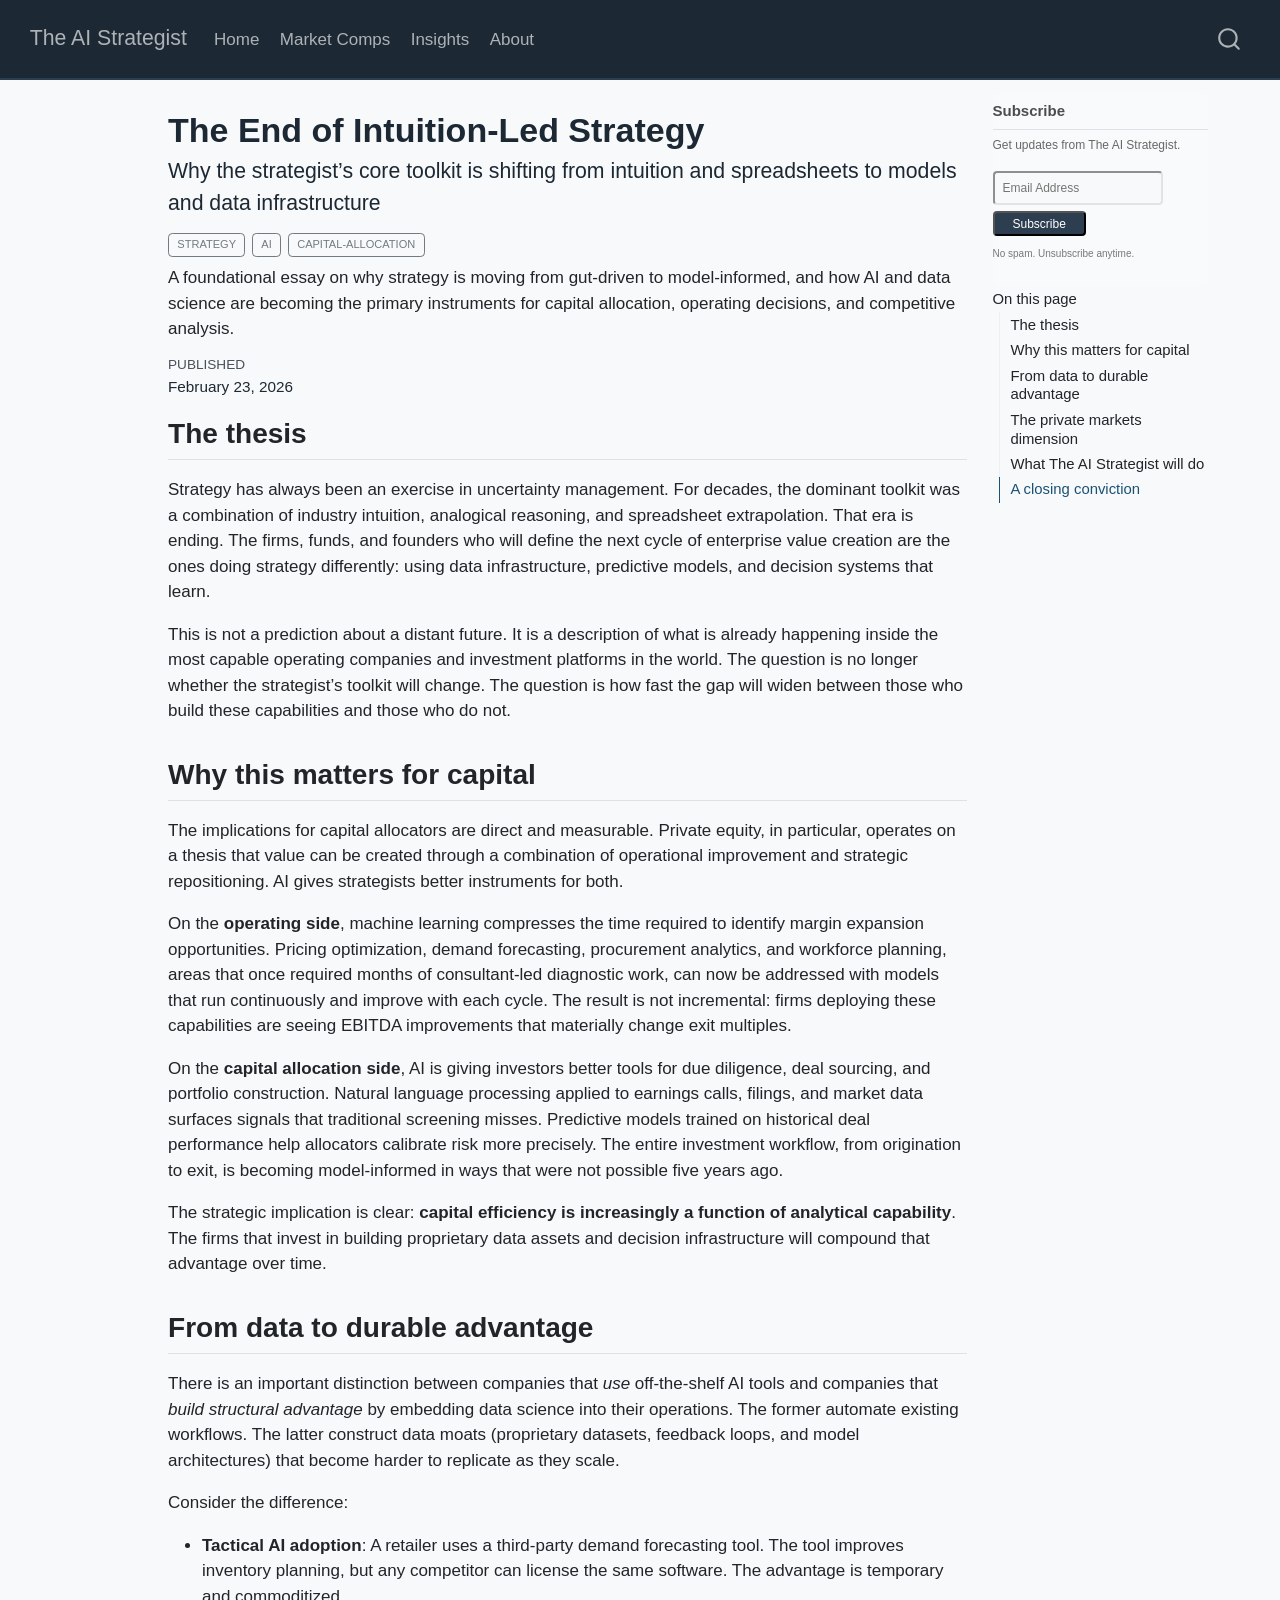
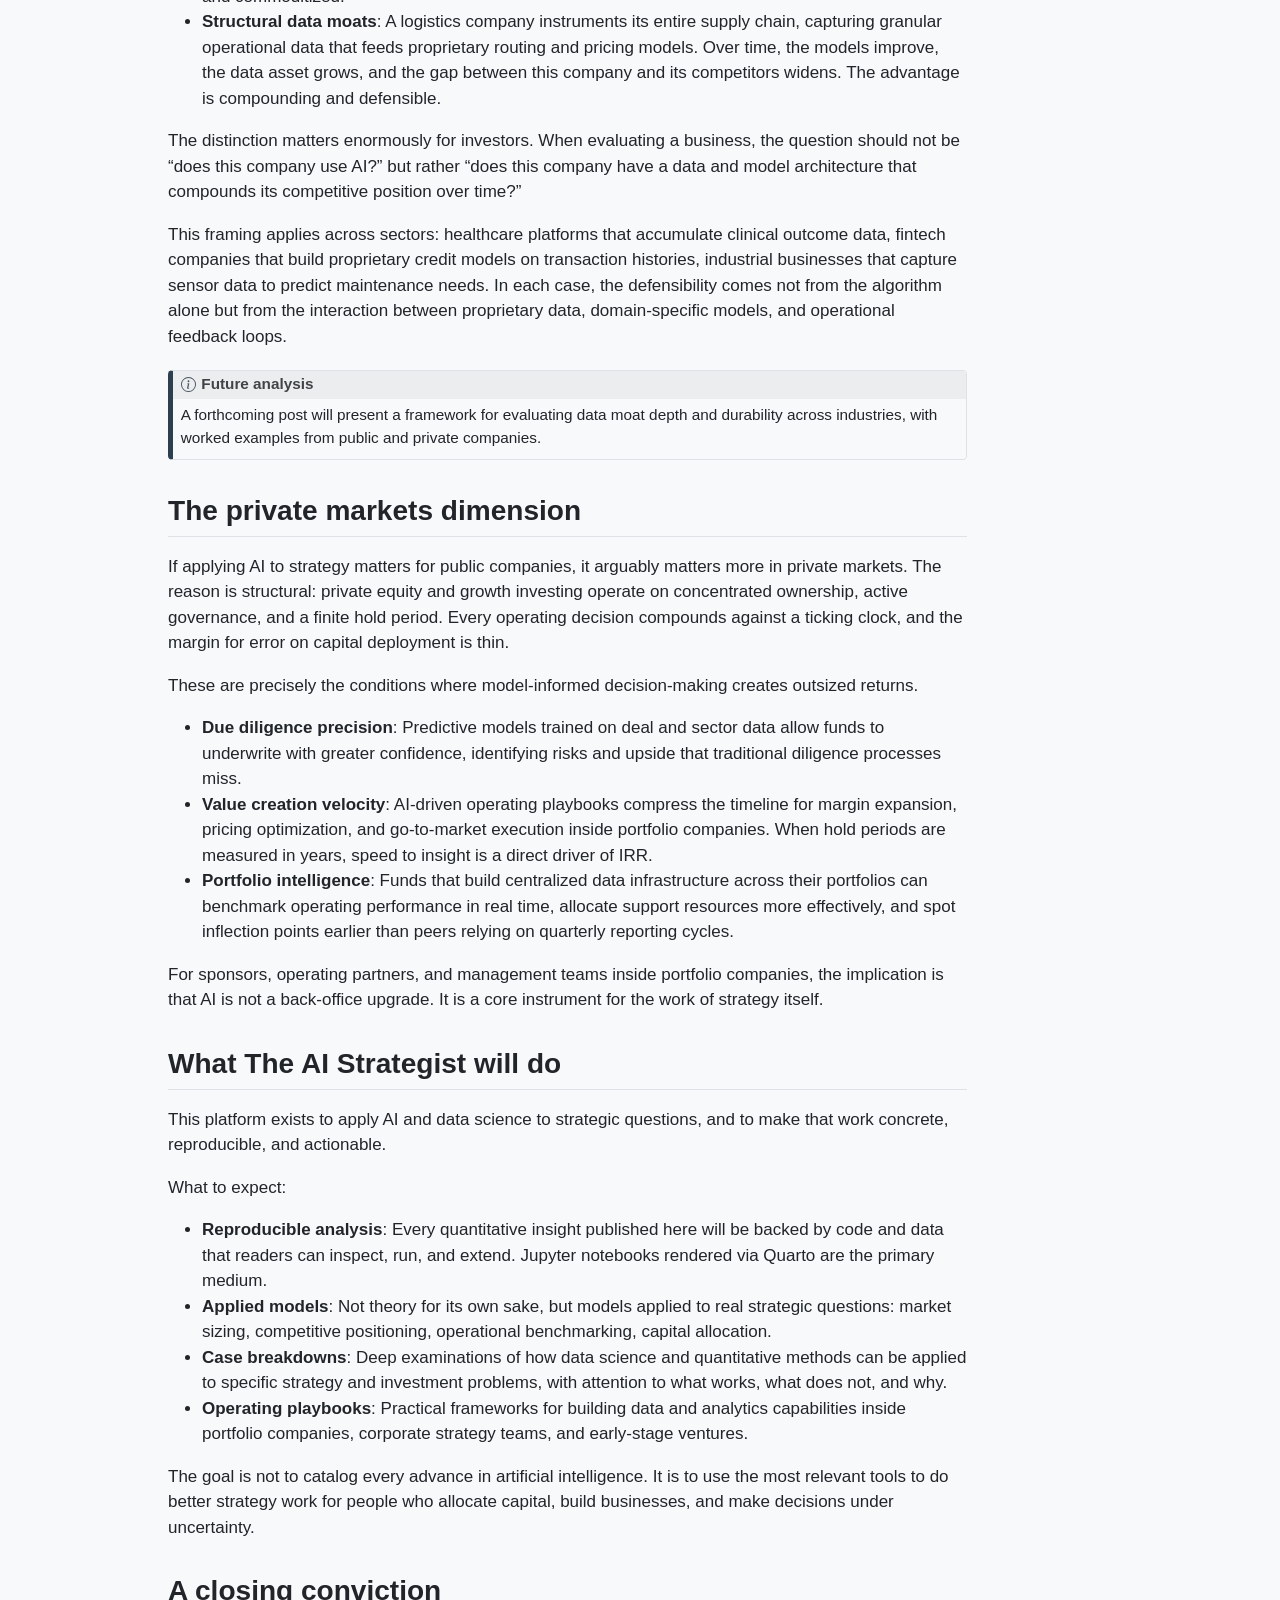
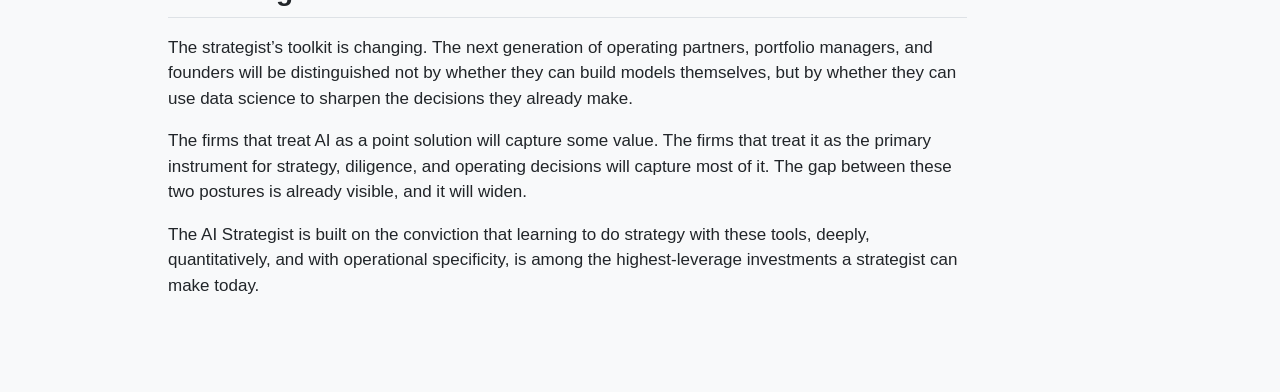
<file: docs/posts/foundational-thesis/index.html>
<!DOCTYPE html>
<html xmlns="http://www.w3.org/1999/xhtml" lang="en" xml:lang="en"><head>

<meta charset="utf-8">
<meta name="generator" content="quarto-1.8.27">

<meta name="viewport" content="width=device-width, initial-scale=1.0, user-scalable=yes">

<meta name="dcterms.date" content="2026-02-23">
<meta name="description" content="A foundational essay on why strategy is moving from gut-driven to model-informed, and how AI and data science are becoming the primary instruments for capital allocation, operating decisions, and competitive analysis.">

<title>The End of Intuition-Led Strategy – The AI Strategist</title>
<style>
code{white-space: pre-wrap;}
span.smallcaps{font-variant: small-caps;}
div.columns{display: flex; gap: min(4vw, 1.5em);}
div.column{flex: auto; overflow-x: auto;}
div.hanging-indent{margin-left: 1.5em; text-indent: -1.5em;}
ul.task-list{list-style: none;}
ul.task-list li input[type="checkbox"] {
  width: 0.8em;
  margin: 0 0.8em 0.2em -1em; /* quarto-specific, see https://github.com/quarto-dev/quarto-cli/issues/4556 */ 
  vertical-align: middle;
}
</style>


<script src="../../site_libs/quarto-nav/quarto-nav.js"></script>
<script src="../../site_libs/quarto-nav/headroom.min.js"></script>
<script src="../../site_libs/clipboard/clipboard.min.js"></script>
<script src="../../site_libs/quarto-search/autocomplete.umd.js"></script>
<script src="../../site_libs/quarto-search/fuse.min.js"></script>
<script src="../../site_libs/quarto-search/quarto-search.js"></script>
<meta name="quarto:offset" content="../../">
<script src="../../site_libs/quarto-html/quarto.js" type="module"></script>
<script src="../../site_libs/quarto-html/tabsets/tabsets.js" type="module"></script>
<script src="../../site_libs/quarto-html/axe/axe-check.js" type="module"></script>
<script src="../../site_libs/quarto-html/popper.min.js"></script>
<script src="../../site_libs/quarto-html/tippy.umd.min.js"></script>
<script src="../../site_libs/quarto-html/anchor.min.js"></script>
<link href="../../site_libs/quarto-html/tippy.css" rel="stylesheet">
<link href="../../site_libs/quarto-html/quarto-syntax-highlighting-ed96de9b727972fe78a7b5d16c58bf87.css" rel="stylesheet" id="quarto-text-highlighting-styles">
<script src="../../site_libs/bootstrap/bootstrap.min.js"></script>
<link href="../../site_libs/bootstrap/bootstrap-icons.css" rel="stylesheet">
<link href="../../site_libs/bootstrap/bootstrap-03c4dc40ea07c5def0a2ee646b48eb49.min.css" rel="stylesheet" append-hash="true" id="quarto-bootstrap" data-mode="light">
<script id="quarto-search-options" type="application/json">{
  "location": "navbar",
  "copy-button": false,
  "collapse-after": 3,
  "panel-placement": "end",
  "type": "overlay",
  "limit": 50,
  "keyboard-shortcut": [
    "f",
    "/",
    "s"
  ],
  "show-item-context": false,
  "language": {
    "search-no-results-text": "No results",
    "search-matching-documents-text": "matching documents",
    "search-copy-link-title": "Copy link to search",
    "search-hide-matches-text": "Hide additional matches",
    "search-more-match-text": "more match in this document",
    "search-more-matches-text": "more matches in this document",
    "search-clear-button-title": "Clear",
    "search-text-placeholder": "",
    "search-detached-cancel-button-title": "Cancel",
    "search-submit-button-title": "Submit",
    "search-label": "Search"
  }
}</script>


</head>

<body class="nav-fixed quarto-light">

<div id="quarto-search-results"></div>
  <header id="quarto-header" class="headroom fixed-top">
    <nav class="navbar navbar-expand-lg " data-bs-theme="dark">
      <div class="navbar-container container-fluid">
      <div class="navbar-brand-container mx-auto">
    <a class="navbar-brand" href="../../index.html">
    <span class="navbar-title">The AI Strategist</span>
    </a>
  </div>
            <div id="quarto-search" class="" title="Search"></div>
          <button class="navbar-toggler" type="button" data-bs-toggle="collapse" data-bs-target="#navbarCollapse" aria-controls="navbarCollapse" role="menu" aria-expanded="false" aria-label="Toggle navigation" onclick="if (window.quartoToggleHeadroom) { window.quartoToggleHeadroom(); }">
  <span class="navbar-toggler-icon"></span>
</button>
          <div class="collapse navbar-collapse" id="navbarCollapse">
            <ul class="navbar-nav navbar-nav-scroll me-auto">
  <li class="nav-item">
    <a class="nav-link" href="../../index.html"> 
<span class="menu-text">Home</span></a>
  </li>  
  <li class="nav-item">
    <a class="nav-link" href="../../comparables.html"> 
<span class="menu-text">Market Comps</span></a>
  </li>  
  <li class="nav-item">
    <a class="nav-link" href="../../blog.html"> 
<span class="menu-text">Insights</span></a>
  </li>  
  <li class="nav-item">
    <a class="nav-link" href="../../about.html"> 
<span class="menu-text">About</span></a>
  </li>  
</ul>
          </div> <!-- /navcollapse -->
            <div class="quarto-navbar-tools">
</div>
      </div> <!-- /container-fluid -->
    </nav>
</header>
<!-- content -->
<div id="quarto-content" class="quarto-container page-columns page-rows-contents page-layout-article page-navbar">
<!-- sidebar -->
<!-- margin-sidebar -->
    <div id="quarto-margin-sidebar" class="sidebar margin-sidebar"><div class="quarto-margin-header"><div class="margin-header-item">
<style>
.subscribe-sidebar {
  font-size: 13px;
  max-width: 220px;
}
.subscribe-sidebar .formkit-form {
  border: none !important;
  max-width: 220px !important;
}
.subscribe-sidebar .formkit-form [data-style="minimal"] {
  padding: 8px 0 !important;
}
.subscribe-sidebar .formkit-header h2 {
  font-size: 15px !important;
  margin: 0 0 6px 0 !important;
  text-align: left !important;
}
.subscribe-sidebar .formkit-subheader {
  font-size: 12px !important;
  margin: 0 0 10px 0 !important;
  text-align: left !important;
}
.subscribe-sidebar .formkit-subheader p {
  margin: 0 !important;
}
.subscribe-sidebar .formkit-header {
  margin: 0 0 6px 0 !important;
  text-align: left !important;
}
.subscribe-sidebar .formkit-fields {
  margin: 8px 0 0 0 !important;
}
.subscribe-sidebar .formkit-field,
.subscribe-sidebar .formkit-submit {
  margin: 0 0 6px 0 !important;
}
.subscribe-sidebar .formkit-input {
  font-size: 12px !important;
  padding: 6px 8px !important;
}
.subscribe-sidebar .formkit-submit span {
  padding: 6px 12px !important;
  font-size: 12px !important;
}
.subscribe-sidebar .formkit-guarantee {
  font-size: 10px !important;
  margin: 4px 0 0 0 !important;
  text-align: left !important;
}
.subscribe-sidebar .formkit-powered-by-convertkit-container {
  display: none !important;
}
</style>

<div class="subscribe-sidebar">
<script src="https://f.convertkit.com/ckjs/ck.5.js"></script>
<form action="https://app.kit.com/forms/9126084/subscriptions" class="seva-form formkit-form" method="post" data-sv-form="9126084" data-uid="f09683a55b" data-format="inline" data-version="5" data-options="{&quot;settings&quot;:{&quot;after_subscribe&quot;:{&quot;action&quot;:&quot;message&quot;,&quot;success_message&quot;:&quot;Success! Now check your email to confirm your subscription.&quot;,&quot;redirect_url&quot;:&quot;&quot;},&quot;analytics&quot;:{&quot;google&quot;:null,&quot;fathom&quot;:null,&quot;facebook&quot;:null,&quot;segment&quot;:null,&quot;pinterest&quot;:null,&quot;sparkloop&quot;:null,&quot;googletagmanager&quot;:null},&quot;modal&quot;:{&quot;trigger&quot;:&quot;timer&quot;,&quot;scroll_percentage&quot;:null,&quot;timer&quot;:5,&quot;devices&quot;:&quot;all&quot;,&quot;show_once_every&quot;:15},&quot;powered_by&quot;:{&quot;show&quot;:false,&quot;url&quot;:&quot;&quot;},&quot;recaptcha&quot;:{&quot;enabled&quot;:false},&quot;return_visitor&quot;:{&quot;action&quot;:&quot;show&quot;,&quot;custom_content&quot;:&quot;&quot;},&quot;sticky_bar&quot;:{&quot;display_in&quot;:&quot;top&quot;,&quot;trigger&quot;:&quot;timer&quot;,&quot;scroll_percentage&quot;:null,&quot;timer&quot;:5,&quot;devices&quot;:&quot;all&quot;,&quot;show_once_every&quot;:15}},&quot;version&quot;:&quot;5&quot;}" style="background-color: rgb(249, 250, 251); border-radius: 4px;">
<div data-style="minimal">
<div class="formkit-header" data-element="header" style="color: rgb(77, 77, 77); font-size: 15px; font-weight: 700;"><h2>Subscribe</h2></div>
<div class="formkit-subheader" data-element="subheader" style="color: rgb(104, 104, 104); font-size: 12px;"><p>Get updates from The AI Strategist.</p></div>
<ul class="formkit-alert formkit-alert-error" data-element="errors" data-group="alert"></ul>
<div data-element="fields" data-stacked="true" class="seva-fields formkit-fields">
<div class="formkit-field"><input class="formkit-input" name="email_address" aria-label="Email Address" placeholder="Email Address" required="" type="email" style="color: rgb(0, 0, 0); border-color: rgb(227, 227, 227); border-radius: 4px; font-weight: 400;"></div>
<button data-element="submit" class="formkit-submit formkit-submit" style="color: rgb(255, 255, 255); background-color: rgb(44, 62, 80); border-radius: 4px; font-weight: 400;"><div class="formkit-spinner"><div></div><div></div><div></div></div><span>Subscribe</span></button>
</div>
<div class="formkit-guarantee" data-element="guarantee" style="color: rgb(120, 120, 120); font-size: 10px; font-weight: 400;"><p>No spam. Unsubscribe anytime.</p></div>
</div>
</form>
</div>

</div></div>
        <nav id="TOC" role="doc-toc" class="toc-active">
    <h2 id="toc-title">On this page</h2>
   
  <ul>
  <li><a href="#the-thesis" id="toc-the-thesis" class="nav-link active" data-scroll-target="#the-thesis">The thesis</a></li>
  <li><a href="#why-this-matters-for-capital" id="toc-why-this-matters-for-capital" class="nav-link" data-scroll-target="#why-this-matters-for-capital">Why this matters for capital</a></li>
  <li><a href="#from-data-to-durable-advantage" id="toc-from-data-to-durable-advantage" class="nav-link" data-scroll-target="#from-data-to-durable-advantage">From data to durable advantage</a></li>
  <li><a href="#the-private-markets-dimension" id="toc-the-private-markets-dimension" class="nav-link" data-scroll-target="#the-private-markets-dimension">The private markets dimension</a></li>
  <li><a href="#what-the-ai-strategist-will-do" id="toc-what-the-ai-strategist-will-do" class="nav-link" data-scroll-target="#what-the-ai-strategist-will-do">What The AI Strategist will do</a></li>
  <li><a href="#a-closing-conviction" id="toc-a-closing-conviction" class="nav-link" data-scroll-target="#a-closing-conviction">A closing conviction</a></li>
  </ul>
</nav>
    </div>
<!-- main -->
<main class="content" id="quarto-document-content">

<header id="title-block-header" class="quarto-title-block default">
<div class="quarto-title">
<h1 class="title">The End of Intuition-Led Strategy</h1>
<p class="subtitle lead">Why the strategist’s core toolkit is shifting from intuition and spreadsheets to models and data infrastructure</p>
  <div class="quarto-categories">
    <div class="quarto-category">strategy</div>
    <div class="quarto-category">AI</div>
    <div class="quarto-category">capital-allocation</div>
  </div>
  </div>

<div>
  <div class="description">
    A foundational essay on why strategy is moving from gut-driven to model-informed, and how AI and data science are becoming the primary instruments for capital allocation, operating decisions, and competitive analysis.
  </div>
</div>


<div class="quarto-title-meta">

    
    <div>
    <div class="quarto-title-meta-heading">Published</div>
    <div class="quarto-title-meta-contents">
      <p class="date">February 23, 2026</p>
    </div>
  </div>
  
    
  </div>
  


</header>


<section id="the-thesis" class="level2">
<h2 class="anchored" data-anchor-id="the-thesis">The thesis</h2>
<p>Strategy has always been an exercise in uncertainty management. For decades, the dominant toolkit was a combination of industry intuition, analogical reasoning, and spreadsheet extrapolation. That era is ending. The firms, funds, and founders who will define the next cycle of enterprise value creation are the ones doing strategy differently: using data infrastructure, predictive models, and decision systems that learn.</p>
<p>This is not a prediction about a distant future. It is a description of what is already happening inside the most capable operating companies and investment platforms in the world. The question is no longer whether the strategist’s toolkit will change. The question is how fast the gap will widen between those who build these capabilities and those who do not.</p>
</section>
<section id="why-this-matters-for-capital" class="level2">
<h2 class="anchored" data-anchor-id="why-this-matters-for-capital">Why this matters for capital</h2>
<p>The implications for capital allocators are direct and measurable. Private equity, in particular, operates on a thesis that value can be created through a combination of operational improvement and strategic repositioning. AI gives strategists better instruments for both.</p>
<p>On the <strong>operating side</strong>, machine learning compresses the time required to identify margin expansion opportunities. Pricing optimization, demand forecasting, procurement analytics, and workforce planning, areas that once required months of consultant-led diagnostic work, can now be addressed with models that run continuously and improve with each cycle. The result is not incremental: firms deploying these capabilities are seeing EBITDA improvements that materially change exit multiples.</p>
<p>On the <strong>capital allocation side</strong>, AI is giving investors better tools for due diligence, deal sourcing, and portfolio construction. Natural language processing applied to earnings calls, filings, and market data surfaces signals that traditional screening misses. Predictive models trained on historical deal performance help allocators calibrate risk more precisely. The entire investment workflow, from origination to exit, is becoming model-informed in ways that were not possible five years ago.</p>
<p>The strategic implication is clear: <strong>capital efficiency is increasingly a function of analytical capability</strong>. The firms that invest in building proprietary data assets and decision infrastructure will compound that advantage over time.</p>
</section>
<section id="from-data-to-durable-advantage" class="level2">
<h2 class="anchored" data-anchor-id="from-data-to-durable-advantage">From data to durable advantage</h2>
<p>There is an important distinction between companies that <em>use</em> off-the-shelf AI tools and companies that <em>build structural advantage</em> by embedding data science into their operations. The former automate existing workflows. The latter construct data moats (proprietary datasets, feedback loops, and model architectures) that become harder to replicate as they scale.</p>
<p>Consider the difference:</p>
<ul>
<li><strong>Tactical AI adoption</strong>: A retailer uses a third-party demand forecasting tool. The tool improves inventory planning, but any competitor can license the same software. The advantage is temporary and commoditized.</li>
<li><strong>Structural data moats</strong>: A logistics company instruments its entire supply chain, capturing granular operational data that feeds proprietary routing and pricing models. Over time, the models improve, the data asset grows, and the gap between this company and its competitors widens. The advantage is compounding and defensible.</li>
</ul>
<p>The distinction matters enormously for investors. When evaluating a business, the question should not be “does this company use AI?” but rather “does this company have a data and model architecture that compounds its competitive position over time?”</p>
<p>This framing applies across sectors: healthcare platforms that accumulate clinical outcome data, fintech companies that build proprietary credit models on transaction histories, industrial businesses that capture sensor data to predict maintenance needs. In each case, the defensibility comes not from the algorithm alone but from the interaction between proprietary data, domain-specific models, and operational feedback loops.</p>
<div class="callout callout-style-default callout-note callout-titled">
<div class="callout-header d-flex align-content-center">
<div class="callout-icon-container">
<i class="callout-icon"></i>
</div>
<div class="callout-title-container flex-fill">
<span class="screen-reader-only">Note</span>Future analysis
</div>
</div>
<div class="callout-body-container callout-body">
<p>A forthcoming post will present a framework for evaluating data moat depth and durability across industries, with worked examples from public and private companies.</p>
</div>
</div>
</section>
<section id="the-private-markets-dimension" class="level2">
<h2 class="anchored" data-anchor-id="the-private-markets-dimension">The private markets dimension</h2>
<p>If applying AI to strategy matters for public companies, it arguably matters more in private markets. The reason is structural: private equity and growth investing operate on concentrated ownership, active governance, and a finite hold period. Every operating decision compounds against a ticking clock, and the margin for error on capital deployment is thin.</p>
<p>These are precisely the conditions where model-informed decision-making creates outsized returns.</p>
<ul>
<li><strong>Due diligence precision</strong>: Predictive models trained on deal and sector data allow funds to underwrite with greater confidence, identifying risks and upside that traditional diligence processes miss.</li>
<li><strong>Value creation velocity</strong>: AI-driven operating playbooks compress the timeline for margin expansion, pricing optimization, and go-to-market execution inside portfolio companies. When hold periods are measured in years, speed to insight is a direct driver of IRR.</li>
<li><strong>Portfolio intelligence</strong>: Funds that build centralized data infrastructure across their portfolios can benchmark operating performance in real time, allocate support resources more effectively, and spot inflection points earlier than peers relying on quarterly reporting cycles.</li>
</ul>
<p>For sponsors, operating partners, and management teams inside portfolio companies, the implication is that AI is not a back-office upgrade. It is a core instrument for the work of strategy itself.</p>
</section>
<section id="what-the-ai-strategist-will-do" class="level2">
<h2 class="anchored" data-anchor-id="what-the-ai-strategist-will-do">What The AI Strategist will do</h2>
<p>This platform exists to apply AI and data science to strategic questions, and to make that work concrete, reproducible, and actionable.</p>
<p>What to expect:</p>
<ul>
<li><strong>Reproducible analysis</strong>: Every quantitative insight published here will be backed by code and data that readers can inspect, run, and extend. Jupyter notebooks rendered via Quarto are the primary medium.</li>
<li><strong>Applied models</strong>: Not theory for its own sake, but models applied to real strategic questions: market sizing, competitive positioning, operational benchmarking, capital allocation.</li>
<li><strong>Case breakdowns</strong>: Deep examinations of how data science and quantitative methods can be applied to specific strategy and investment problems, with attention to what works, what does not, and why.</li>
<li><strong>Operating playbooks</strong>: Practical frameworks for building data and analytics capabilities inside portfolio companies, corporate strategy teams, and early-stage ventures.</li>
</ul>
<p>The goal is not to catalog every advance in artificial intelligence. It is to use the most relevant tools to do better strategy work for people who allocate capital, build businesses, and make decisions under uncertainty.</p>
</section>
<section id="a-closing-conviction" class="level2">
<h2 class="anchored" data-anchor-id="a-closing-conviction">A closing conviction</h2>
<p>The strategist’s toolkit is changing. The next generation of operating partners, portfolio managers, and founders will be distinguished not by whether they can build models themselves, but by whether they can use data science to sharpen the decisions they already make.</p>
<p>The firms that treat AI as a point solution will capture some value. The firms that treat it as the primary instrument for strategy, diligence, and operating decisions will capture most of it. The gap between these two postures is already visible, and it will widen.</p>
<p>The AI Strategist is built on the conviction that learning to do strategy with these tools, deeply, quantitatively, and with operational specificity, is among the highest-leverage investments a strategist can make today.</p>


</section>

</main> <!-- /main -->
<script id="quarto-html-after-body" type="application/javascript">
  window.document.addEventListener("DOMContentLoaded", function (event) {
    const icon = "";
    const anchorJS = new window.AnchorJS();
    anchorJS.options = {
      placement: 'right',
      icon: icon
    };
    anchorJS.add('.anchored');
    const isCodeAnnotation = (el) => {
      for (const clz of el.classList) {
        if (clz.startsWith('code-annotation-')) {                     
          return true;
        }
      }
      return false;
    }
    const onCopySuccess = function(e) {
      // button target
      const button = e.trigger;
      // don't keep focus
      button.blur();
      // flash "checked"
      button.classList.add('code-copy-button-checked');
      var currentTitle = button.getAttribute("title");
      button.setAttribute("title", "Copied!");
      let tooltip;
      if (window.bootstrap) {
        button.setAttribute("data-bs-toggle", "tooltip");
        button.setAttribute("data-bs-placement", "left");
        button.setAttribute("data-bs-title", "Copied!");
        tooltip = new bootstrap.Tooltip(button, 
          { trigger: "manual", 
            customClass: "code-copy-button-tooltip",
            offset: [0, -8]});
        tooltip.show();    
      }
      setTimeout(function() {
        if (tooltip) {
          tooltip.hide();
          button.removeAttribute("data-bs-title");
          button.removeAttribute("data-bs-toggle");
          button.removeAttribute("data-bs-placement");
        }
        button.setAttribute("title", currentTitle);
        button.classList.remove('code-copy-button-checked');
      }, 1000);
      // clear code selection
      e.clearSelection();
    }
    const getTextToCopy = function(trigger) {
      const outerScaffold = trigger.parentElement.cloneNode(true);
      const codeEl = outerScaffold.querySelector('code');
      for (const childEl of codeEl.children) {
        if (isCodeAnnotation(childEl)) {
          childEl.remove();
        }
      }
      return codeEl.innerText;
    }
    const clipboard = new window.ClipboardJS('.code-copy-button:not([data-in-quarto-modal])', {
      text: getTextToCopy
    });
    clipboard.on('success', onCopySuccess);
    if (window.document.getElementById('quarto-embedded-source-code-modal')) {
      const clipboardModal = new window.ClipboardJS('.code-copy-button[data-in-quarto-modal]', {
        text: getTextToCopy,
        container: window.document.getElementById('quarto-embedded-source-code-modal')
      });
      clipboardModal.on('success', onCopySuccess);
    }
      var localhostRegex = new RegExp(/^(?:http|https):\/\/localhost\:?[0-9]*\//);
      var mailtoRegex = new RegExp(/^mailto:/);
        var filterRegex = new RegExp('/' + window.location.host + '/');
      var isInternal = (href) => {
          return filterRegex.test(href) || localhostRegex.test(href) || mailtoRegex.test(href);
      }
      // Inspect non-navigation links and adorn them if external
     var links = window.document.querySelectorAll('a[href]:not(.nav-link):not(.navbar-brand):not(.toc-action):not(.sidebar-link):not(.sidebar-item-toggle):not(.pagination-link):not(.no-external):not([aria-hidden]):not(.dropdown-item):not(.quarto-navigation-tool):not(.about-link)');
      for (var i=0; i<links.length; i++) {
        const link = links[i];
        if (!isInternal(link.href)) {
          // undo the damage that might have been done by quarto-nav.js in the case of
          // links that we want to consider external
          if (link.dataset.originalHref !== undefined) {
            link.href = link.dataset.originalHref;
          }
        }
      }
    function tippyHover(el, contentFn, onTriggerFn, onUntriggerFn) {
      const config = {
        allowHTML: true,
        maxWidth: 500,
        delay: 100,
        arrow: false,
        appendTo: function(el) {
            return el.parentElement;
        },
        interactive: true,
        interactiveBorder: 10,
        theme: 'quarto',
        placement: 'bottom-start',
      };
      if (contentFn) {
        config.content = contentFn;
      }
      if (onTriggerFn) {
        config.onTrigger = onTriggerFn;
      }
      if (onUntriggerFn) {
        config.onUntrigger = onUntriggerFn;
      }
      window.tippy(el, config); 
    }
    const noterefs = window.document.querySelectorAll('a[role="doc-noteref"]');
    for (var i=0; i<noterefs.length; i++) {
      const ref = noterefs[i];
      tippyHover(ref, function() {
        // use id or data attribute instead here
        let href = ref.getAttribute('data-footnote-href') || ref.getAttribute('href');
        try { href = new URL(href).hash; } catch {}
        const id = href.replace(/^#\/?/, "");
        const note = window.document.getElementById(id);
        if (note) {
          return note.innerHTML;
        } else {
          return "";
        }
      });
    }
    const xrefs = window.document.querySelectorAll('a.quarto-xref');
    const processXRef = (id, note) => {
      // Strip column container classes
      const stripColumnClz = (el) => {
        el.classList.remove("page-full", "page-columns");
        if (el.children) {
          for (const child of el.children) {
            stripColumnClz(child);
          }
        }
      }
      stripColumnClz(note)
      if (id === null || id.startsWith('sec-')) {
        // Special case sections, only their first couple elements
        const container = document.createElement("div");
        if (note.children && note.children.length > 2) {
          container.appendChild(note.children[0].cloneNode(true));
          for (let i = 1; i < note.children.length; i++) {
            const child = note.children[i];
            if (child.tagName === "P" && child.innerText === "") {
              continue;
            } else {
              container.appendChild(child.cloneNode(true));
              break;
            }
          }
          if (window.Quarto?.typesetMath) {
            window.Quarto.typesetMath(container);
          }
          return container.innerHTML
        } else {
          if (window.Quarto?.typesetMath) {
            window.Quarto.typesetMath(note);
          }
          return note.innerHTML;
        }
      } else {
        // Remove any anchor links if they are present
        const anchorLink = note.querySelector('a.anchorjs-link');
        if (anchorLink) {
          anchorLink.remove();
        }
        if (window.Quarto?.typesetMath) {
          window.Quarto.typesetMath(note);
        }
        if (note.classList.contains("callout")) {
          return note.outerHTML;
        } else {
          return note.innerHTML;
        }
      }
    }
    for (var i=0; i<xrefs.length; i++) {
      const xref = xrefs[i];
      tippyHover(xref, undefined, function(instance) {
        instance.disable();
        let url = xref.getAttribute('href');
        let hash = undefined; 
        if (url.startsWith('#')) {
          hash = url;
        } else {
          try { hash = new URL(url).hash; } catch {}
        }
        if (hash) {
          const id = hash.replace(/^#\/?/, "");
          const note = window.document.getElementById(id);
          if (note !== null) {
            try {
              const html = processXRef(id, note.cloneNode(true));
              instance.setContent(html);
            } finally {
              instance.enable();
              instance.show();
            }
          } else {
            // See if we can fetch this
            fetch(url.split('#')[0])
            .then(res => res.text())
            .then(html => {
              const parser = new DOMParser();
              const htmlDoc = parser.parseFromString(html, "text/html");
              const note = htmlDoc.getElementById(id);
              if (note !== null) {
                const html = processXRef(id, note);
                instance.setContent(html);
              } 
            }).finally(() => {
              instance.enable();
              instance.show();
            });
          }
        } else {
          // See if we can fetch a full url (with no hash to target)
          // This is a special case and we should probably do some content thinning / targeting
          fetch(url)
          .then(res => res.text())
          .then(html => {
            const parser = new DOMParser();
            const htmlDoc = parser.parseFromString(html, "text/html");
            const note = htmlDoc.querySelector('main.content');
            if (note !== null) {
              // This should only happen for chapter cross references
              // (since there is no id in the URL)
              // remove the first header
              if (note.children.length > 0 && note.children[0].tagName === "HEADER") {
                note.children[0].remove();
              }
              const html = processXRef(null, note);
              instance.setContent(html);
            } 
          }).finally(() => {
            instance.enable();
            instance.show();
          });
        }
      }, function(instance) {
      });
    }
        let selectedAnnoteEl;
        const selectorForAnnotation = ( cell, annotation) => {
          let cellAttr = 'data-code-cell="' + cell + '"';
          let lineAttr = 'data-code-annotation="' +  annotation + '"';
          const selector = 'span[' + cellAttr + '][' + lineAttr + ']';
          return selector;
        }
        const selectCodeLines = (annoteEl) => {
          const doc = window.document;
          const targetCell = annoteEl.getAttribute("data-target-cell");
          const targetAnnotation = annoteEl.getAttribute("data-target-annotation");
          const annoteSpan = window.document.querySelector(selectorForAnnotation(targetCell, targetAnnotation));
          const lines = annoteSpan.getAttribute("data-code-lines").split(",");
          const lineIds = lines.map((line) => {
            return targetCell + "-" + line;
          })
          let top = null;
          let height = null;
          let parent = null;
          if (lineIds.length > 0) {
              //compute the position of the single el (top and bottom and make a div)
              const el = window.document.getElementById(lineIds[0]);
              top = el.offsetTop;
              height = el.offsetHeight;
              parent = el.parentElement.parentElement;
            if (lineIds.length > 1) {
              const lastEl = window.document.getElementById(lineIds[lineIds.length - 1]);
              const bottom = lastEl.offsetTop + lastEl.offsetHeight;
              height = bottom - top;
            }
            if (top !== null && height !== null && parent !== null) {
              // cook up a div (if necessary) and position it 
              let div = window.document.getElementById("code-annotation-line-highlight");
              if (div === null) {
                div = window.document.createElement("div");
                div.setAttribute("id", "code-annotation-line-highlight");
                div.style.position = 'absolute';
                parent.appendChild(div);
              }
              div.style.top = top - 2 + "px";
              div.style.height = height + 4 + "px";
              div.style.left = 0;
              let gutterDiv = window.document.getElementById("code-annotation-line-highlight-gutter");
              if (gutterDiv === null) {
                gutterDiv = window.document.createElement("div");
                gutterDiv.setAttribute("id", "code-annotation-line-highlight-gutter");
                gutterDiv.style.position = 'absolute';
                const codeCell = window.document.getElementById(targetCell);
                const gutter = codeCell.querySelector('.code-annotation-gutter');
                gutter.appendChild(gutterDiv);
              }
              gutterDiv.style.top = top - 2 + "px";
              gutterDiv.style.height = height + 4 + "px";
            }
            selectedAnnoteEl = annoteEl;
          }
        };
        const unselectCodeLines = () => {
          const elementsIds = ["code-annotation-line-highlight", "code-annotation-line-highlight-gutter"];
          elementsIds.forEach((elId) => {
            const div = window.document.getElementById(elId);
            if (div) {
              div.remove();
            }
          });
          selectedAnnoteEl = undefined;
        };
          // Handle positioning of the toggle
      window.addEventListener(
        "resize",
        throttle(() => {
          elRect = undefined;
          if (selectedAnnoteEl) {
            selectCodeLines(selectedAnnoteEl);
          }
        }, 10)
      );
      function throttle(fn, ms) {
      let throttle = false;
      let timer;
        return (...args) => {
          if(!throttle) { // first call gets through
              fn.apply(this, args);
              throttle = true;
          } else { // all the others get throttled
              if(timer) clearTimeout(timer); // cancel #2
              timer = setTimeout(() => {
                fn.apply(this, args);
                timer = throttle = false;
              }, ms);
          }
        };
      }
        // Attach click handler to the DT
        const annoteDls = window.document.querySelectorAll('dt[data-target-cell]');
        for (const annoteDlNode of annoteDls) {
          annoteDlNode.addEventListener('click', (event) => {
            const clickedEl = event.target;
            if (clickedEl !== selectedAnnoteEl) {
              unselectCodeLines();
              const activeEl = window.document.querySelector('dt[data-target-cell].code-annotation-active');
              if (activeEl) {
                activeEl.classList.remove('code-annotation-active');
              }
              selectCodeLines(clickedEl);
              clickedEl.classList.add('code-annotation-active');
            } else {
              // Unselect the line
              unselectCodeLines();
              clickedEl.classList.remove('code-annotation-active');
            }
          });
        }
    const findCites = (el) => {
      const parentEl = el.parentElement;
      if (parentEl) {
        const cites = parentEl.dataset.cites;
        if (cites) {
          return {
            el,
            cites: cites.split(' ')
          };
        } else {
          return findCites(el.parentElement)
        }
      } else {
        return undefined;
      }
    };
    var bibliorefs = window.document.querySelectorAll('a[role="doc-biblioref"]');
    for (var i=0; i<bibliorefs.length; i++) {
      const ref = bibliorefs[i];
      const citeInfo = findCites(ref);
      if (citeInfo) {
        tippyHover(citeInfo.el, function() {
          var popup = window.document.createElement('div');
          citeInfo.cites.forEach(function(cite) {
            var citeDiv = window.document.createElement('div');
            citeDiv.classList.add('hanging-indent');
            citeDiv.classList.add('csl-entry');
            var biblioDiv = window.document.getElementById('ref-' + cite);
            if (biblioDiv) {
              citeDiv.innerHTML = biblioDiv.innerHTML;
            }
            popup.appendChild(citeDiv);
          });
          return popup.innerHTML;
        });
      }
    }
  });
  </script>
</div> <!-- /content -->




</body></html>
</file>
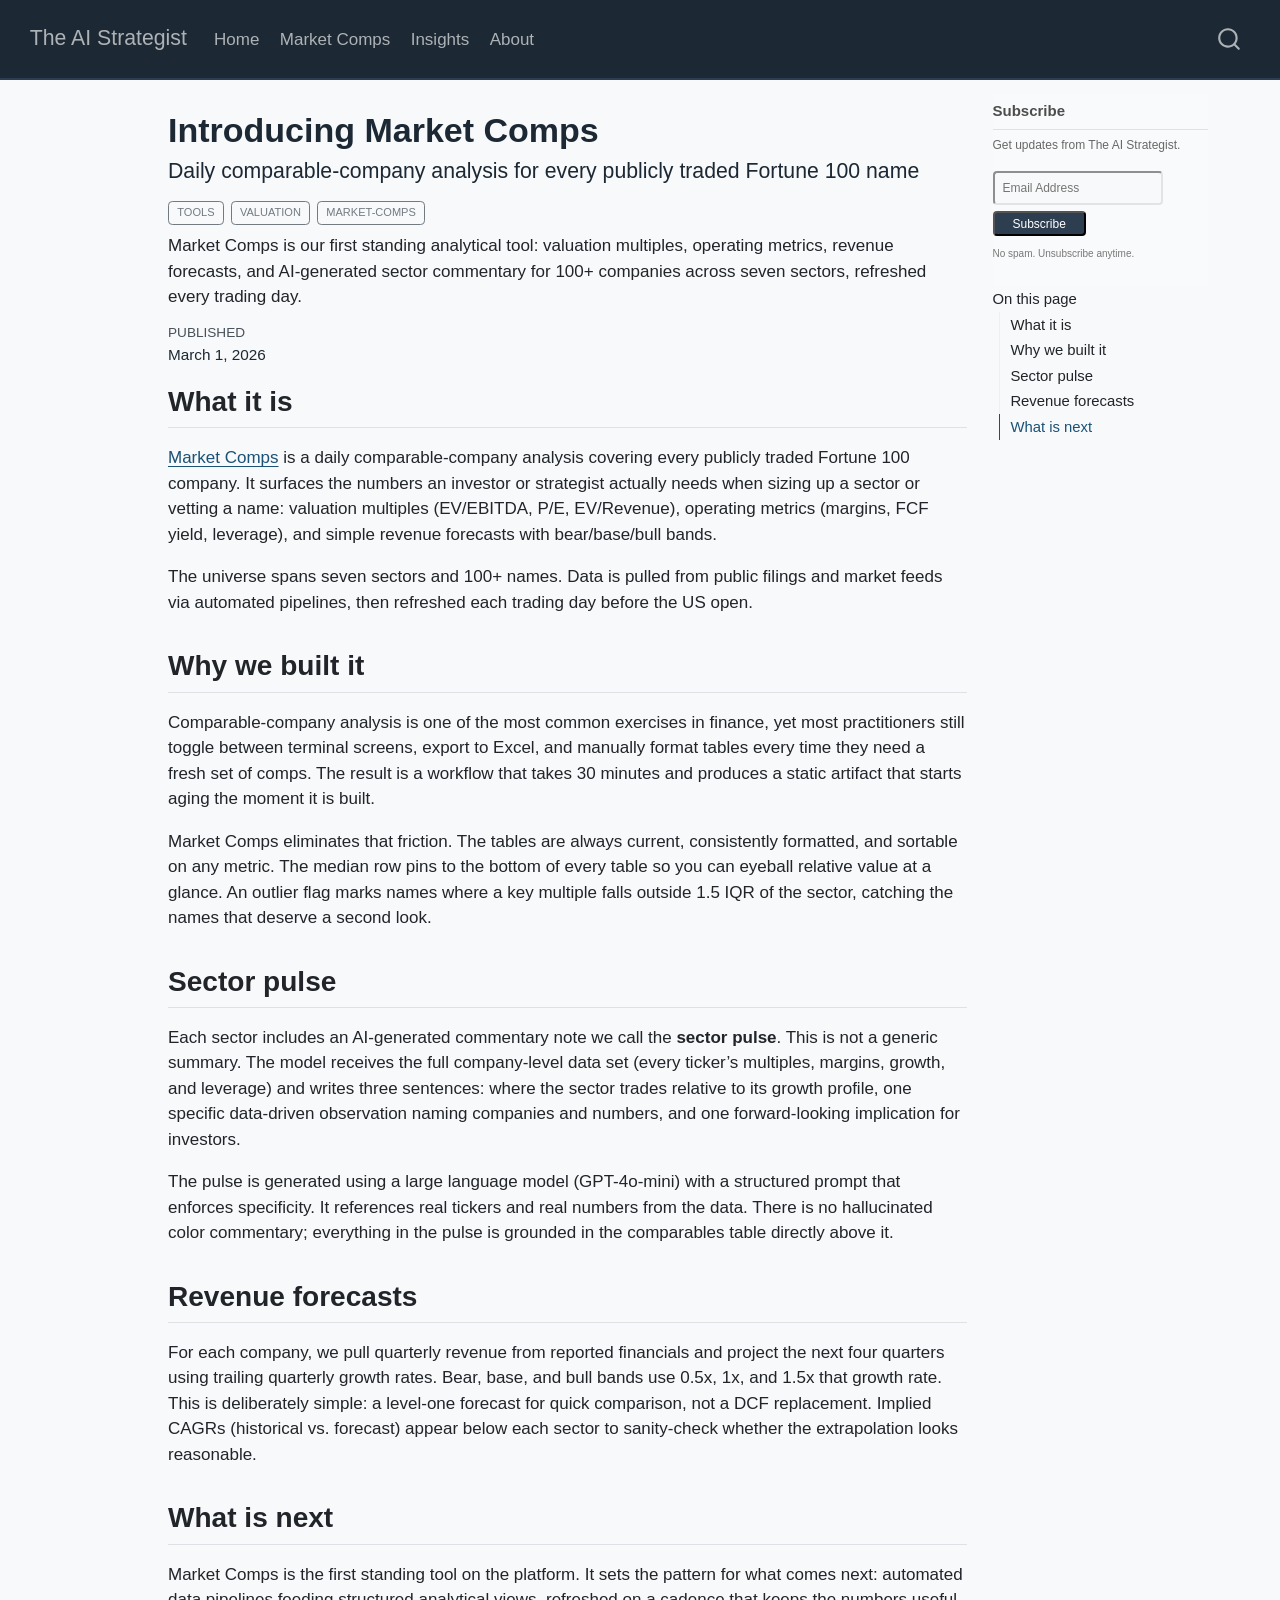
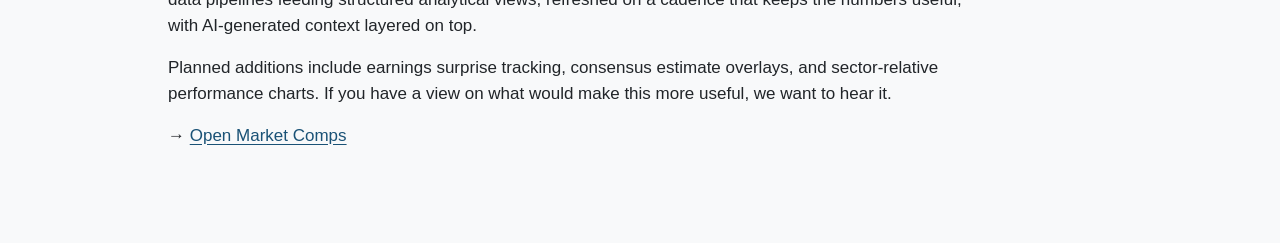
<file: docs/posts/market-comps-launch/index.html>
<!DOCTYPE html>
<html xmlns="http://www.w3.org/1999/xhtml" lang="en" xml:lang="en"><head>

<meta charset="utf-8">
<meta name="generator" content="quarto-1.8.27">

<meta name="viewport" content="width=device-width, initial-scale=1.0, user-scalable=yes">

<meta name="dcterms.date" content="2026-03-01">
<meta name="description" content="Market Comps is our first standing analytical tool: valuation multiples, operating metrics, revenue forecasts, and AI-generated sector commentary for 100+ companies across seven sectors, refreshed every trading day.">

<title>Introducing Market Comps – The AI Strategist</title>
<style>
code{white-space: pre-wrap;}
span.smallcaps{font-variant: small-caps;}
div.columns{display: flex; gap: min(4vw, 1.5em);}
div.column{flex: auto; overflow-x: auto;}
div.hanging-indent{margin-left: 1.5em; text-indent: -1.5em;}
ul.task-list{list-style: none;}
ul.task-list li input[type="checkbox"] {
  width: 0.8em;
  margin: 0 0.8em 0.2em -1em; /* quarto-specific, see https://github.com/quarto-dev/quarto-cli/issues/4556 */ 
  vertical-align: middle;
}
</style>


<script src="../../site_libs/quarto-nav/quarto-nav.js"></script>
<script src="../../site_libs/quarto-nav/headroom.min.js"></script>
<script src="../../site_libs/clipboard/clipboard.min.js"></script>
<script src="../../site_libs/quarto-search/autocomplete.umd.js"></script>
<script src="../../site_libs/quarto-search/fuse.min.js"></script>
<script src="../../site_libs/quarto-search/quarto-search.js"></script>
<meta name="quarto:offset" content="../../">
<script src="../../site_libs/quarto-html/quarto.js" type="module"></script>
<script src="../../site_libs/quarto-html/tabsets/tabsets.js" type="module"></script>
<script src="../../site_libs/quarto-html/axe/axe-check.js" type="module"></script>
<script src="../../site_libs/quarto-html/popper.min.js"></script>
<script src="../../site_libs/quarto-html/tippy.umd.min.js"></script>
<script src="../../site_libs/quarto-html/anchor.min.js"></script>
<link href="../../site_libs/quarto-html/tippy.css" rel="stylesheet">
<link href="../../site_libs/quarto-html/quarto-syntax-highlighting-ed96de9b727972fe78a7b5d16c58bf87.css" rel="stylesheet" id="quarto-text-highlighting-styles">
<script src="../../site_libs/bootstrap/bootstrap.min.js"></script>
<link href="../../site_libs/bootstrap/bootstrap-icons.css" rel="stylesheet">
<link href="../../site_libs/bootstrap/bootstrap-03c4dc40ea07c5def0a2ee646b48eb49.min.css" rel="stylesheet" append-hash="true" id="quarto-bootstrap" data-mode="light">
<script id="quarto-search-options" type="application/json">{
  "location": "navbar",
  "copy-button": false,
  "collapse-after": 3,
  "panel-placement": "end",
  "type": "overlay",
  "limit": 50,
  "keyboard-shortcut": [
    "f",
    "/",
    "s"
  ],
  "show-item-context": false,
  "language": {
    "search-no-results-text": "No results",
    "search-matching-documents-text": "matching documents",
    "search-copy-link-title": "Copy link to search",
    "search-hide-matches-text": "Hide additional matches",
    "search-more-match-text": "more match in this document",
    "search-more-matches-text": "more matches in this document",
    "search-clear-button-title": "Clear",
    "search-text-placeholder": "",
    "search-detached-cancel-button-title": "Cancel",
    "search-submit-button-title": "Submit",
    "search-label": "Search"
  }
}</script>


</head>

<body class="nav-fixed quarto-light">

<div id="quarto-search-results"></div>
  <header id="quarto-header" class="headroom fixed-top">
    <nav class="navbar navbar-expand-lg " data-bs-theme="dark">
      <div class="navbar-container container-fluid">
      <div class="navbar-brand-container mx-auto">
    <a class="navbar-brand" href="../../index.html">
    <span class="navbar-title">The AI Strategist</span>
    </a>
  </div>
            <div id="quarto-search" class="" title="Search"></div>
          <button class="navbar-toggler" type="button" data-bs-toggle="collapse" data-bs-target="#navbarCollapse" aria-controls="navbarCollapse" role="menu" aria-expanded="false" aria-label="Toggle navigation" onclick="if (window.quartoToggleHeadroom) { window.quartoToggleHeadroom(); }">
  <span class="navbar-toggler-icon"></span>
</button>
          <div class="collapse navbar-collapse" id="navbarCollapse">
            <ul class="navbar-nav navbar-nav-scroll me-auto">
  <li class="nav-item">
    <a class="nav-link" href="../../index.html"> 
<span class="menu-text">Home</span></a>
  </li>  
  <li class="nav-item">
    <a class="nav-link" href="../../comparables.html"> 
<span class="menu-text">Market Comps</span></a>
  </li>  
  <li class="nav-item">
    <a class="nav-link" href="../../blog.html"> 
<span class="menu-text">Insights</span></a>
  </li>  
  <li class="nav-item">
    <a class="nav-link" href="../../about.html"> 
<span class="menu-text">About</span></a>
  </li>  
</ul>
          </div> <!-- /navcollapse -->
            <div class="quarto-navbar-tools">
</div>
      </div> <!-- /container-fluid -->
    </nav>
</header>
<!-- content -->
<div id="quarto-content" class="quarto-container page-columns page-rows-contents page-layout-article page-navbar">
<!-- sidebar -->
<!-- margin-sidebar -->
    <div id="quarto-margin-sidebar" class="sidebar margin-sidebar"><div class="quarto-margin-header"><div class="margin-header-item">
<style>
.subscribe-sidebar {
  font-size: 13px;
  max-width: 220px;
}
.subscribe-sidebar .formkit-form {
  border: none !important;
  max-width: 220px !important;
}
.subscribe-sidebar .formkit-form [data-style="minimal"] {
  padding: 8px 0 !important;
}
.subscribe-sidebar .formkit-header h2 {
  font-size: 15px !important;
  margin: 0 0 6px 0 !important;
  text-align: left !important;
}
.subscribe-sidebar .formkit-subheader {
  font-size: 12px !important;
  margin: 0 0 10px 0 !important;
  text-align: left !important;
}
.subscribe-sidebar .formkit-subheader p {
  margin: 0 !important;
}
.subscribe-sidebar .formkit-header {
  margin: 0 0 6px 0 !important;
  text-align: left !important;
}
.subscribe-sidebar .formkit-fields {
  margin: 8px 0 0 0 !important;
}
.subscribe-sidebar .formkit-field,
.subscribe-sidebar .formkit-submit {
  margin: 0 0 6px 0 !important;
}
.subscribe-sidebar .formkit-input {
  font-size: 12px !important;
  padding: 6px 8px !important;
}
.subscribe-sidebar .formkit-submit span {
  padding: 6px 12px !important;
  font-size: 12px !important;
}
.subscribe-sidebar .formkit-guarantee {
  font-size: 10px !important;
  margin: 4px 0 0 0 !important;
  text-align: left !important;
}
.subscribe-sidebar .formkit-powered-by-convertkit-container {
  display: none !important;
}
</style>

<div class="subscribe-sidebar">
<script src="https://f.convertkit.com/ckjs/ck.5.js"></script>
<form action="https://app.kit.com/forms/9126084/subscriptions" class="seva-form formkit-form" method="post" data-sv-form="9126084" data-uid="f09683a55b" data-format="inline" data-version="5" data-options="{&quot;settings&quot;:{&quot;after_subscribe&quot;:{&quot;action&quot;:&quot;message&quot;,&quot;success_message&quot;:&quot;Success! Now check your email to confirm your subscription.&quot;,&quot;redirect_url&quot;:&quot;&quot;},&quot;analytics&quot;:{&quot;google&quot;:null,&quot;fathom&quot;:null,&quot;facebook&quot;:null,&quot;segment&quot;:null,&quot;pinterest&quot;:null,&quot;sparkloop&quot;:null,&quot;googletagmanager&quot;:null},&quot;modal&quot;:{&quot;trigger&quot;:&quot;timer&quot;,&quot;scroll_percentage&quot;:null,&quot;timer&quot;:5,&quot;devices&quot;:&quot;all&quot;,&quot;show_once_every&quot;:15},&quot;powered_by&quot;:{&quot;show&quot;:false,&quot;url&quot;:&quot;&quot;},&quot;recaptcha&quot;:{&quot;enabled&quot;:false},&quot;return_visitor&quot;:{&quot;action&quot;:&quot;show&quot;,&quot;custom_content&quot;:&quot;&quot;},&quot;sticky_bar&quot;:{&quot;display_in&quot;:&quot;top&quot;,&quot;trigger&quot;:&quot;timer&quot;,&quot;scroll_percentage&quot;:null,&quot;timer&quot;:5,&quot;devices&quot;:&quot;all&quot;,&quot;show_once_every&quot;:15}},&quot;version&quot;:&quot;5&quot;}" style="background-color: rgb(249, 250, 251); border-radius: 4px;">
<div data-style="minimal">
<div class="formkit-header" data-element="header" style="color: rgb(77, 77, 77); font-size: 15px; font-weight: 700;"><h2>Subscribe</h2></div>
<div class="formkit-subheader" data-element="subheader" style="color: rgb(104, 104, 104); font-size: 12px;"><p>Get updates from The AI Strategist.</p></div>
<ul class="formkit-alert formkit-alert-error" data-element="errors" data-group="alert"></ul>
<div data-element="fields" data-stacked="true" class="seva-fields formkit-fields">
<div class="formkit-field"><input class="formkit-input" name="email_address" aria-label="Email Address" placeholder="Email Address" required="" type="email" style="color: rgb(0, 0, 0); border-color: rgb(227, 227, 227); border-radius: 4px; font-weight: 400;"></div>
<button data-element="submit" class="formkit-submit formkit-submit" style="color: rgb(255, 255, 255); background-color: rgb(44, 62, 80); border-radius: 4px; font-weight: 400;"><div class="formkit-spinner"><div></div><div></div><div></div></div><span>Subscribe</span></button>
</div>
<div class="formkit-guarantee" data-element="guarantee" style="color: rgb(120, 120, 120); font-size: 10px; font-weight: 400;"><p>No spam. Unsubscribe anytime.</p></div>
</div>
</form>
</div>

</div></div>
        <nav id="TOC" role="doc-toc" class="toc-active">
    <h2 id="toc-title">On this page</h2>
   
  <ul>
  <li><a href="#what-it-is" id="toc-what-it-is" class="nav-link active" data-scroll-target="#what-it-is">What it is</a></li>
  <li><a href="#why-we-built-it" id="toc-why-we-built-it" class="nav-link" data-scroll-target="#why-we-built-it">Why we built it</a></li>
  <li><a href="#sector-pulse" id="toc-sector-pulse" class="nav-link" data-scroll-target="#sector-pulse">Sector pulse</a></li>
  <li><a href="#revenue-forecasts" id="toc-revenue-forecasts" class="nav-link" data-scroll-target="#revenue-forecasts">Revenue forecasts</a></li>
  <li><a href="#what-is-next" id="toc-what-is-next" class="nav-link" data-scroll-target="#what-is-next">What is next</a></li>
  </ul>
</nav>
    </div>
<!-- main -->
<main class="content" id="quarto-document-content">

<header id="title-block-header" class="quarto-title-block default">
<div class="quarto-title">
<h1 class="title">Introducing Market Comps</h1>
<p class="subtitle lead">Daily comparable-company analysis for every publicly traded Fortune 100 name</p>
  <div class="quarto-categories">
    <div class="quarto-category">tools</div>
    <div class="quarto-category">valuation</div>
    <div class="quarto-category">market-comps</div>
  </div>
  </div>

<div>
  <div class="description">
    Market Comps is our first standing analytical tool: valuation multiples, operating metrics, revenue forecasts, and AI-generated sector commentary for 100+ companies across seven sectors, refreshed every trading day.
  </div>
</div>


<div class="quarto-title-meta">

    
    <div>
    <div class="quarto-title-meta-heading">Published</div>
    <div class="quarto-title-meta-contents">
      <p class="date">March 1, 2026</p>
    </div>
  </div>
  
    
  </div>
  


</header>


<section id="what-it-is" class="level2">
<h2 class="anchored" data-anchor-id="what-it-is">What it is</h2>
<p><a href="../../comparables.html">Market Comps</a> is a daily comparable-company analysis covering every publicly traded Fortune 100 company. It surfaces the numbers an investor or strategist actually needs when sizing up a sector or vetting a name: valuation multiples (EV/EBITDA, P/E, EV/Revenue), operating metrics (margins, FCF yield, leverage), and simple revenue forecasts with bear/base/bull bands.</p>
<p>The universe spans seven sectors and 100+ names. Data is pulled from public filings and market feeds via automated pipelines, then refreshed each trading day before the US open.</p>
</section>
<section id="why-we-built-it" class="level2">
<h2 class="anchored" data-anchor-id="why-we-built-it">Why we built it</h2>
<p>Comparable-company analysis is one of the most common exercises in finance, yet most practitioners still toggle between terminal screens, export to Excel, and manually format tables every time they need a fresh set of comps. The result is a workflow that takes 30 minutes and produces a static artifact that starts aging the moment it is built.</p>
<p>Market Comps eliminates that friction. The tables are always current, consistently formatted, and sortable on any metric. The median row pins to the bottom of every table so you can eyeball relative value at a glance. An outlier flag marks names where a key multiple falls outside 1.5 IQR of the sector, catching the names that deserve a second look.</p>
</section>
<section id="sector-pulse" class="level2">
<h2 class="anchored" data-anchor-id="sector-pulse">Sector pulse</h2>
<p>Each sector includes an AI-generated commentary note we call the <strong>sector pulse</strong>. This is not a generic summary. The model receives the full company-level data set (every ticker’s multiples, margins, growth, and leverage) and writes three sentences: where the sector trades relative to its growth profile, one specific data-driven observation naming companies and numbers, and one forward-looking implication for investors.</p>
<p>The pulse is generated using a large language model (GPT-4o-mini) with a structured prompt that enforces specificity. It references real tickers and real numbers from the data. There is no hallucinated color commentary; everything in the pulse is grounded in the comparables table directly above it.</p>
</section>
<section id="revenue-forecasts" class="level2">
<h2 class="anchored" data-anchor-id="revenue-forecasts">Revenue forecasts</h2>
<p>For each company, we pull quarterly revenue from reported financials and project the next four quarters using trailing quarterly growth rates. Bear, base, and bull bands use 0.5x, 1x, and 1.5x that growth rate. This is deliberately simple: a level-one forecast for quick comparison, not a DCF replacement. Implied CAGRs (historical vs.&nbsp;forecast) appear below each sector to sanity-check whether the extrapolation looks reasonable.</p>
</section>
<section id="what-is-next" class="level2">
<h2 class="anchored" data-anchor-id="what-is-next">What is next</h2>
<p>Market Comps is the first standing tool on the platform. It sets the pattern for what comes next: automated data pipelines feeding structured analytical views, refreshed on a cadence that keeps the numbers useful, with AI-generated context layered on top.</p>
<p>Planned additions include earnings surprise tracking, consensus estimate overlays, and sector-relative performance charts. If you have a view on what would make this more useful, we want to hear it.</p>
<p>→ <strong><a href="../../comparables.html">Open Market Comps</a></strong></p>


</section>

</main> <!-- /main -->
<script id="quarto-html-after-body" type="application/javascript">
  window.document.addEventListener("DOMContentLoaded", function (event) {
    const icon = "";
    const anchorJS = new window.AnchorJS();
    anchorJS.options = {
      placement: 'right',
      icon: icon
    };
    anchorJS.add('.anchored');
    const isCodeAnnotation = (el) => {
      for (const clz of el.classList) {
        if (clz.startsWith('code-annotation-')) {                     
          return true;
        }
      }
      return false;
    }
    const onCopySuccess = function(e) {
      // button target
      const button = e.trigger;
      // don't keep focus
      button.blur();
      // flash "checked"
      button.classList.add('code-copy-button-checked');
      var currentTitle = button.getAttribute("title");
      button.setAttribute("title", "Copied!");
      let tooltip;
      if (window.bootstrap) {
        button.setAttribute("data-bs-toggle", "tooltip");
        button.setAttribute("data-bs-placement", "left");
        button.setAttribute("data-bs-title", "Copied!");
        tooltip = new bootstrap.Tooltip(button, 
          { trigger: "manual", 
            customClass: "code-copy-button-tooltip",
            offset: [0, -8]});
        tooltip.show();    
      }
      setTimeout(function() {
        if (tooltip) {
          tooltip.hide();
          button.removeAttribute("data-bs-title");
          button.removeAttribute("data-bs-toggle");
          button.removeAttribute("data-bs-placement");
        }
        button.setAttribute("title", currentTitle);
        button.classList.remove('code-copy-button-checked');
      }, 1000);
      // clear code selection
      e.clearSelection();
    }
    const getTextToCopy = function(trigger) {
      const outerScaffold = trigger.parentElement.cloneNode(true);
      const codeEl = outerScaffold.querySelector('code');
      for (const childEl of codeEl.children) {
        if (isCodeAnnotation(childEl)) {
          childEl.remove();
        }
      }
      return codeEl.innerText;
    }
    const clipboard = new window.ClipboardJS('.code-copy-button:not([data-in-quarto-modal])', {
      text: getTextToCopy
    });
    clipboard.on('success', onCopySuccess);
    if (window.document.getElementById('quarto-embedded-source-code-modal')) {
      const clipboardModal = new window.ClipboardJS('.code-copy-button[data-in-quarto-modal]', {
        text: getTextToCopy,
        container: window.document.getElementById('quarto-embedded-source-code-modal')
      });
      clipboardModal.on('success', onCopySuccess);
    }
      var localhostRegex = new RegExp(/^(?:http|https):\/\/localhost\:?[0-9]*\//);
      var mailtoRegex = new RegExp(/^mailto:/);
        var filterRegex = new RegExp('/' + window.location.host + '/');
      var isInternal = (href) => {
          return filterRegex.test(href) || localhostRegex.test(href) || mailtoRegex.test(href);
      }
      // Inspect non-navigation links and adorn them if external
     var links = window.document.querySelectorAll('a[href]:not(.nav-link):not(.navbar-brand):not(.toc-action):not(.sidebar-link):not(.sidebar-item-toggle):not(.pagination-link):not(.no-external):not([aria-hidden]):not(.dropdown-item):not(.quarto-navigation-tool):not(.about-link)');
      for (var i=0; i<links.length; i++) {
        const link = links[i];
        if (!isInternal(link.href)) {
          // undo the damage that might have been done by quarto-nav.js in the case of
          // links that we want to consider external
          if (link.dataset.originalHref !== undefined) {
            link.href = link.dataset.originalHref;
          }
        }
      }
    function tippyHover(el, contentFn, onTriggerFn, onUntriggerFn) {
      const config = {
        allowHTML: true,
        maxWidth: 500,
        delay: 100,
        arrow: false,
        appendTo: function(el) {
            return el.parentElement;
        },
        interactive: true,
        interactiveBorder: 10,
        theme: 'quarto',
        placement: 'bottom-start',
      };
      if (contentFn) {
        config.content = contentFn;
      }
      if (onTriggerFn) {
        config.onTrigger = onTriggerFn;
      }
      if (onUntriggerFn) {
        config.onUntrigger = onUntriggerFn;
      }
      window.tippy(el, config); 
    }
    const noterefs = window.document.querySelectorAll('a[role="doc-noteref"]');
    for (var i=0; i<noterefs.length; i++) {
      const ref = noterefs[i];
      tippyHover(ref, function() {
        // use id or data attribute instead here
        let href = ref.getAttribute('data-footnote-href') || ref.getAttribute('href');
        try { href = new URL(href).hash; } catch {}
        const id = href.replace(/^#\/?/, "");
        const note = window.document.getElementById(id);
        if (note) {
          return note.innerHTML;
        } else {
          return "";
        }
      });
    }
    const xrefs = window.document.querySelectorAll('a.quarto-xref');
    const processXRef = (id, note) => {
      // Strip column container classes
      const stripColumnClz = (el) => {
        el.classList.remove("page-full", "page-columns");
        if (el.children) {
          for (const child of el.children) {
            stripColumnClz(child);
          }
        }
      }
      stripColumnClz(note)
      if (id === null || id.startsWith('sec-')) {
        // Special case sections, only their first couple elements
        const container = document.createElement("div");
        if (note.children && note.children.length > 2) {
          container.appendChild(note.children[0].cloneNode(true));
          for (let i = 1; i < note.children.length; i++) {
            const child = note.children[i];
            if (child.tagName === "P" && child.innerText === "") {
              continue;
            } else {
              container.appendChild(child.cloneNode(true));
              break;
            }
          }
          if (window.Quarto?.typesetMath) {
            window.Quarto.typesetMath(container);
          }
          return container.innerHTML
        } else {
          if (window.Quarto?.typesetMath) {
            window.Quarto.typesetMath(note);
          }
          return note.innerHTML;
        }
      } else {
        // Remove any anchor links if they are present
        const anchorLink = note.querySelector('a.anchorjs-link');
        if (anchorLink) {
          anchorLink.remove();
        }
        if (window.Quarto?.typesetMath) {
          window.Quarto.typesetMath(note);
        }
        if (note.classList.contains("callout")) {
          return note.outerHTML;
        } else {
          return note.innerHTML;
        }
      }
    }
    for (var i=0; i<xrefs.length; i++) {
      const xref = xrefs[i];
      tippyHover(xref, undefined, function(instance) {
        instance.disable();
        let url = xref.getAttribute('href');
        let hash = undefined; 
        if (url.startsWith('#')) {
          hash = url;
        } else {
          try { hash = new URL(url).hash; } catch {}
        }
        if (hash) {
          const id = hash.replace(/^#\/?/, "");
          const note = window.document.getElementById(id);
          if (note !== null) {
            try {
              const html = processXRef(id, note.cloneNode(true));
              instance.setContent(html);
            } finally {
              instance.enable();
              instance.show();
            }
          } else {
            // See if we can fetch this
            fetch(url.split('#')[0])
            .then(res => res.text())
            .then(html => {
              const parser = new DOMParser();
              const htmlDoc = parser.parseFromString(html, "text/html");
              const note = htmlDoc.getElementById(id);
              if (note !== null) {
                const html = processXRef(id, note);
                instance.setContent(html);
              } 
            }).finally(() => {
              instance.enable();
              instance.show();
            });
          }
        } else {
          // See if we can fetch a full url (with no hash to target)
          // This is a special case and we should probably do some content thinning / targeting
          fetch(url)
          .then(res => res.text())
          .then(html => {
            const parser = new DOMParser();
            const htmlDoc = parser.parseFromString(html, "text/html");
            const note = htmlDoc.querySelector('main.content');
            if (note !== null) {
              // This should only happen for chapter cross references
              // (since there is no id in the URL)
              // remove the first header
              if (note.children.length > 0 && note.children[0].tagName === "HEADER") {
                note.children[0].remove();
              }
              const html = processXRef(null, note);
              instance.setContent(html);
            } 
          }).finally(() => {
            instance.enable();
            instance.show();
          });
        }
      }, function(instance) {
      });
    }
        let selectedAnnoteEl;
        const selectorForAnnotation = ( cell, annotation) => {
          let cellAttr = 'data-code-cell="' + cell + '"';
          let lineAttr = 'data-code-annotation="' +  annotation + '"';
          const selector = 'span[' + cellAttr + '][' + lineAttr + ']';
          return selector;
        }
        const selectCodeLines = (annoteEl) => {
          const doc = window.document;
          const targetCell = annoteEl.getAttribute("data-target-cell");
          const targetAnnotation = annoteEl.getAttribute("data-target-annotation");
          const annoteSpan = window.document.querySelector(selectorForAnnotation(targetCell, targetAnnotation));
          const lines = annoteSpan.getAttribute("data-code-lines").split(",");
          const lineIds = lines.map((line) => {
            return targetCell + "-" + line;
          })
          let top = null;
          let height = null;
          let parent = null;
          if (lineIds.length > 0) {
              //compute the position of the single el (top and bottom and make a div)
              const el = window.document.getElementById(lineIds[0]);
              top = el.offsetTop;
              height = el.offsetHeight;
              parent = el.parentElement.parentElement;
            if (lineIds.length > 1) {
              const lastEl = window.document.getElementById(lineIds[lineIds.length - 1]);
              const bottom = lastEl.offsetTop + lastEl.offsetHeight;
              height = bottom - top;
            }
            if (top !== null && height !== null && parent !== null) {
              // cook up a div (if necessary) and position it 
              let div = window.document.getElementById("code-annotation-line-highlight");
              if (div === null) {
                div = window.document.createElement("div");
                div.setAttribute("id", "code-annotation-line-highlight");
                div.style.position = 'absolute';
                parent.appendChild(div);
              }
              div.style.top = top - 2 + "px";
              div.style.height = height + 4 + "px";
              div.style.left = 0;
              let gutterDiv = window.document.getElementById("code-annotation-line-highlight-gutter");
              if (gutterDiv === null) {
                gutterDiv = window.document.createElement("div");
                gutterDiv.setAttribute("id", "code-annotation-line-highlight-gutter");
                gutterDiv.style.position = 'absolute';
                const codeCell = window.document.getElementById(targetCell);
                const gutter = codeCell.querySelector('.code-annotation-gutter');
                gutter.appendChild(gutterDiv);
              }
              gutterDiv.style.top = top - 2 + "px";
              gutterDiv.style.height = height + 4 + "px";
            }
            selectedAnnoteEl = annoteEl;
          }
        };
        const unselectCodeLines = () => {
          const elementsIds = ["code-annotation-line-highlight", "code-annotation-line-highlight-gutter"];
          elementsIds.forEach((elId) => {
            const div = window.document.getElementById(elId);
            if (div) {
              div.remove();
            }
          });
          selectedAnnoteEl = undefined;
        };
          // Handle positioning of the toggle
      window.addEventListener(
        "resize",
        throttle(() => {
          elRect = undefined;
          if (selectedAnnoteEl) {
            selectCodeLines(selectedAnnoteEl);
          }
        }, 10)
      );
      function throttle(fn, ms) {
      let throttle = false;
      let timer;
        return (...args) => {
          if(!throttle) { // first call gets through
              fn.apply(this, args);
              throttle = true;
          } else { // all the others get throttled
              if(timer) clearTimeout(timer); // cancel #2
              timer = setTimeout(() => {
                fn.apply(this, args);
                timer = throttle = false;
              }, ms);
          }
        };
      }
        // Attach click handler to the DT
        const annoteDls = window.document.querySelectorAll('dt[data-target-cell]');
        for (const annoteDlNode of annoteDls) {
          annoteDlNode.addEventListener('click', (event) => {
            const clickedEl = event.target;
            if (clickedEl !== selectedAnnoteEl) {
              unselectCodeLines();
              const activeEl = window.document.querySelector('dt[data-target-cell].code-annotation-active');
              if (activeEl) {
                activeEl.classList.remove('code-annotation-active');
              }
              selectCodeLines(clickedEl);
              clickedEl.classList.add('code-annotation-active');
            } else {
              // Unselect the line
              unselectCodeLines();
              clickedEl.classList.remove('code-annotation-active');
            }
          });
        }
    const findCites = (el) => {
      const parentEl = el.parentElement;
      if (parentEl) {
        const cites = parentEl.dataset.cites;
        if (cites) {
          return {
            el,
            cites: cites.split(' ')
          };
        } else {
          return findCites(el.parentElement)
        }
      } else {
        return undefined;
      }
    };
    var bibliorefs = window.document.querySelectorAll('a[role="doc-biblioref"]');
    for (var i=0; i<bibliorefs.length; i++) {
      const ref = bibliorefs[i];
      const citeInfo = findCites(ref);
      if (citeInfo) {
        tippyHover(citeInfo.el, function() {
          var popup = window.document.createElement('div');
          citeInfo.cites.forEach(function(cite) {
            var citeDiv = window.document.createElement('div');
            citeDiv.classList.add('hanging-indent');
            citeDiv.classList.add('csl-entry');
            var biblioDiv = window.document.getElementById('ref-' + cite);
            if (biblioDiv) {
              citeDiv.innerHTML = biblioDiv.innerHTML;
            }
            popup.appendChild(citeDiv);
          });
          return popup.innerHTML;
        });
      }
    }
  });
  </script>
</div> <!-- /content -->




</body></html>
</file>
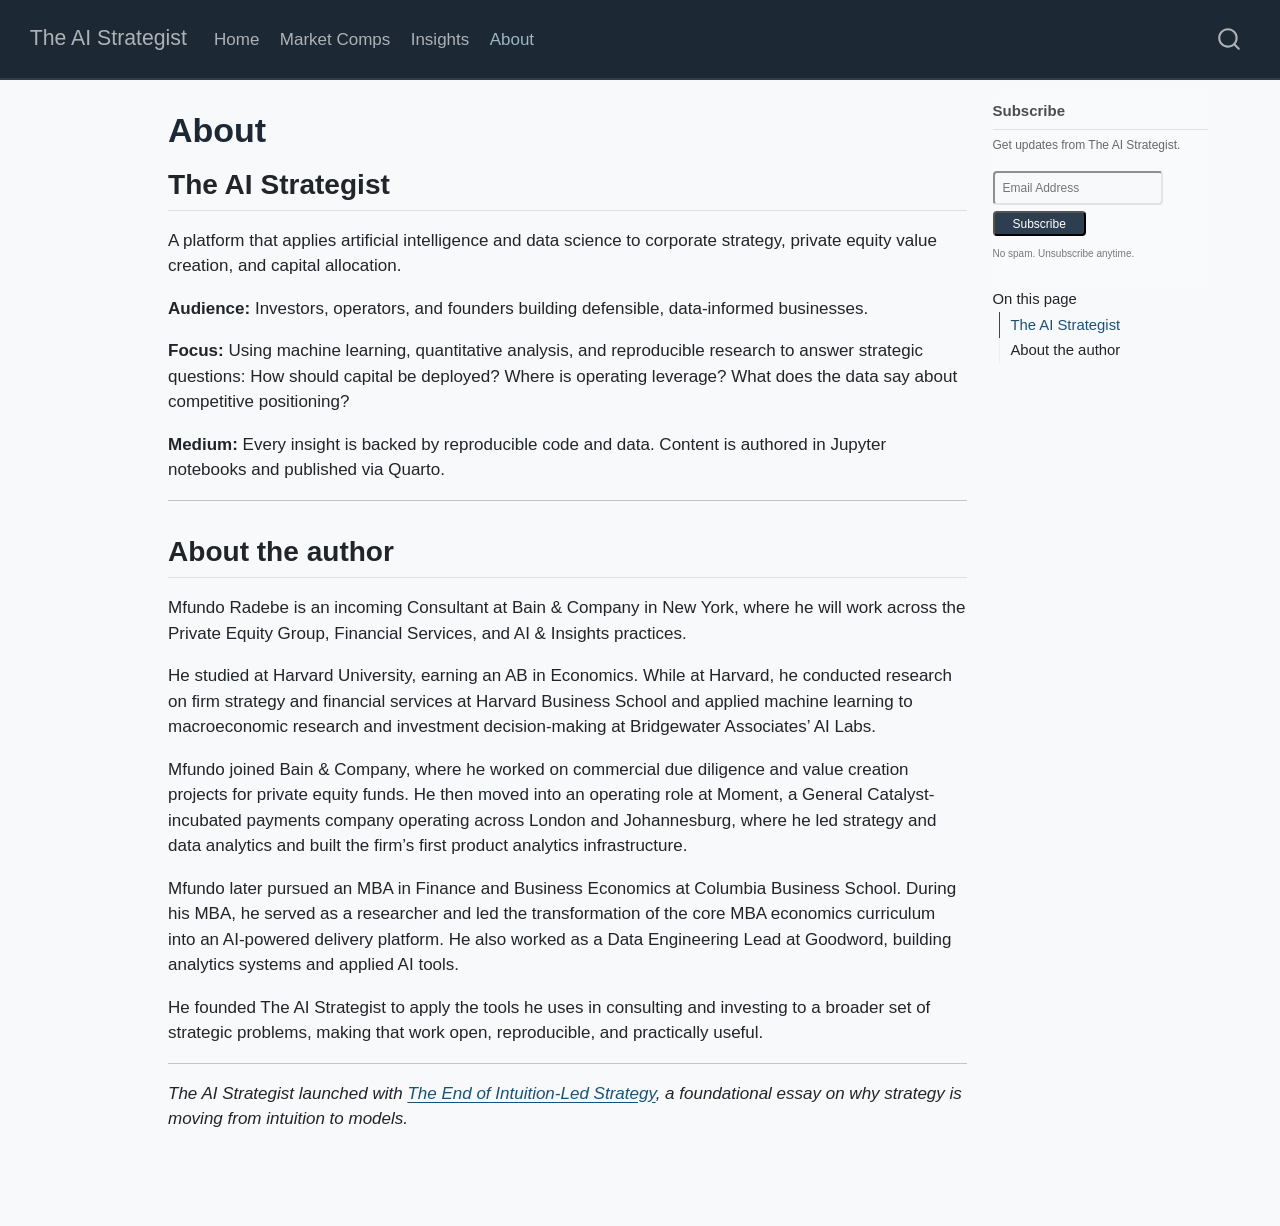
<file: docs/about.html>
<!DOCTYPE html>
<html xmlns="http://www.w3.org/1999/xhtml" lang="en" xml:lang="en"><head>

<meta charset="utf-8">
<meta name="generator" content="quarto-1.8.27">

<meta name="viewport" content="width=device-width, initial-scale=1.0, user-scalable=yes">


<title>About – The AI Strategist</title>
<style>
code{white-space: pre-wrap;}
span.smallcaps{font-variant: small-caps;}
div.columns{display: flex; gap: min(4vw, 1.5em);}
div.column{flex: auto; overflow-x: auto;}
div.hanging-indent{margin-left: 1.5em; text-indent: -1.5em;}
ul.task-list{list-style: none;}
ul.task-list li input[type="checkbox"] {
  width: 0.8em;
  margin: 0 0.8em 0.2em -1em; /* quarto-specific, see https://github.com/quarto-dev/quarto-cli/issues/4556 */ 
  vertical-align: middle;
}
</style>


<script src="site_libs/quarto-nav/quarto-nav.js"></script>
<script src="site_libs/quarto-nav/headroom.min.js"></script>
<script src="site_libs/clipboard/clipboard.min.js"></script>
<script src="site_libs/quarto-search/autocomplete.umd.js"></script>
<script src="site_libs/quarto-search/fuse.min.js"></script>
<script src="site_libs/quarto-search/quarto-search.js"></script>
<meta name="quarto:offset" content="./">
<script src="site_libs/quarto-html/quarto.js" type="module"></script>
<script src="site_libs/quarto-html/tabsets/tabsets.js" type="module"></script>
<script src="site_libs/quarto-html/axe/axe-check.js" type="module"></script>
<script src="site_libs/quarto-html/popper.min.js"></script>
<script src="site_libs/quarto-html/tippy.umd.min.js"></script>
<script src="site_libs/quarto-html/anchor.min.js"></script>
<link href="site_libs/quarto-html/tippy.css" rel="stylesheet">
<link href="site_libs/quarto-html/quarto-syntax-highlighting-ed96de9b727972fe78a7b5d16c58bf87.css" rel="stylesheet" id="quarto-text-highlighting-styles">
<script src="site_libs/bootstrap/bootstrap.min.js"></script>
<link href="site_libs/bootstrap/bootstrap-icons.css" rel="stylesheet">
<link href="site_libs/bootstrap/bootstrap-03c4dc40ea07c5def0a2ee646b48eb49.min.css" rel="stylesheet" append-hash="true" id="quarto-bootstrap" data-mode="light">
<script id="quarto-search-options" type="application/json">{
  "location": "navbar",
  "copy-button": false,
  "collapse-after": 3,
  "panel-placement": "end",
  "type": "overlay",
  "limit": 50,
  "keyboard-shortcut": [
    "f",
    "/",
    "s"
  ],
  "show-item-context": false,
  "language": {
    "search-no-results-text": "No results",
    "search-matching-documents-text": "matching documents",
    "search-copy-link-title": "Copy link to search",
    "search-hide-matches-text": "Hide additional matches",
    "search-more-match-text": "more match in this document",
    "search-more-matches-text": "more matches in this document",
    "search-clear-button-title": "Clear",
    "search-text-placeholder": "",
    "search-detached-cancel-button-title": "Cancel",
    "search-submit-button-title": "Submit",
    "search-label": "Search"
  }
}</script>


</head>

<body class="nav-fixed quarto-light">

<div id="quarto-search-results"></div>
  <header id="quarto-header" class="headroom fixed-top">
    <nav class="navbar navbar-expand-lg " data-bs-theme="dark">
      <div class="navbar-container container-fluid">
      <div class="navbar-brand-container mx-auto">
    <a class="navbar-brand" href="./index.html">
    <span class="navbar-title">The AI Strategist</span>
    </a>
  </div>
            <div id="quarto-search" class="" title="Search"></div>
          <button class="navbar-toggler" type="button" data-bs-toggle="collapse" data-bs-target="#navbarCollapse" aria-controls="navbarCollapse" role="menu" aria-expanded="false" aria-label="Toggle navigation" onclick="if (window.quartoToggleHeadroom) { window.quartoToggleHeadroom(); }">
  <span class="navbar-toggler-icon"></span>
</button>
          <div class="collapse navbar-collapse" id="navbarCollapse">
            <ul class="navbar-nav navbar-nav-scroll me-auto">
  <li class="nav-item">
    <a class="nav-link" href="./index.html"> 
<span class="menu-text">Home</span></a>
  </li>  
  <li class="nav-item">
    <a class="nav-link" href="./comparables.html"> 
<span class="menu-text">Market Comps</span></a>
  </li>  
  <li class="nav-item">
    <a class="nav-link" href="./blog.html"> 
<span class="menu-text">Insights</span></a>
  </li>  
  <li class="nav-item">
    <a class="nav-link active" href="./about.html" aria-current="page"> 
<span class="menu-text">About</span></a>
  </li>  
</ul>
          </div> <!-- /navcollapse -->
            <div class="quarto-navbar-tools">
</div>
      </div> <!-- /container-fluid -->
    </nav>
</header>
<!-- content -->
<div id="quarto-content" class="quarto-container page-columns page-rows-contents page-layout-article page-navbar">
<!-- sidebar -->
<!-- margin-sidebar -->
    <div id="quarto-margin-sidebar" class="sidebar margin-sidebar"><div class="quarto-margin-header"><div class="margin-header-item">
<style>
.subscribe-sidebar {
  font-size: 13px;
  max-width: 220px;
}
.subscribe-sidebar .formkit-form {
  border: none !important;
  max-width: 220px !important;
}
.subscribe-sidebar .formkit-form [data-style="minimal"] {
  padding: 8px 0 !important;
}
.subscribe-sidebar .formkit-header h2 {
  font-size: 15px !important;
  margin: 0 0 6px 0 !important;
  text-align: left !important;
}
.subscribe-sidebar .formkit-subheader {
  font-size: 12px !important;
  margin: 0 0 10px 0 !important;
  text-align: left !important;
}
.subscribe-sidebar .formkit-subheader p {
  margin: 0 !important;
}
.subscribe-sidebar .formkit-header {
  margin: 0 0 6px 0 !important;
  text-align: left !important;
}
.subscribe-sidebar .formkit-fields {
  margin: 8px 0 0 0 !important;
}
.subscribe-sidebar .formkit-field,
.subscribe-sidebar .formkit-submit {
  margin: 0 0 6px 0 !important;
}
.subscribe-sidebar .formkit-input {
  font-size: 12px !important;
  padding: 6px 8px !important;
}
.subscribe-sidebar .formkit-submit span {
  padding: 6px 12px !important;
  font-size: 12px !important;
}
.subscribe-sidebar .formkit-guarantee {
  font-size: 10px !important;
  margin: 4px 0 0 0 !important;
  text-align: left !important;
}
.subscribe-sidebar .formkit-powered-by-convertkit-container {
  display: none !important;
}
</style>

<div class="subscribe-sidebar">
<script src="https://f.convertkit.com/ckjs/ck.5.js"></script>
<form action="https://app.kit.com/forms/9126084/subscriptions" class="seva-form formkit-form" method="post" data-sv-form="9126084" data-uid="f09683a55b" data-format="inline" data-version="5" data-options="{&quot;settings&quot;:{&quot;after_subscribe&quot;:{&quot;action&quot;:&quot;message&quot;,&quot;success_message&quot;:&quot;Success! Now check your email to confirm your subscription.&quot;,&quot;redirect_url&quot;:&quot;&quot;},&quot;analytics&quot;:{&quot;google&quot;:null,&quot;fathom&quot;:null,&quot;facebook&quot;:null,&quot;segment&quot;:null,&quot;pinterest&quot;:null,&quot;sparkloop&quot;:null,&quot;googletagmanager&quot;:null},&quot;modal&quot;:{&quot;trigger&quot;:&quot;timer&quot;,&quot;scroll_percentage&quot;:null,&quot;timer&quot;:5,&quot;devices&quot;:&quot;all&quot;,&quot;show_once_every&quot;:15},&quot;powered_by&quot;:{&quot;show&quot;:false,&quot;url&quot;:&quot;&quot;},&quot;recaptcha&quot;:{&quot;enabled&quot;:false},&quot;return_visitor&quot;:{&quot;action&quot;:&quot;show&quot;,&quot;custom_content&quot;:&quot;&quot;},&quot;sticky_bar&quot;:{&quot;display_in&quot;:&quot;top&quot;,&quot;trigger&quot;:&quot;timer&quot;,&quot;scroll_percentage&quot;:null,&quot;timer&quot;:5,&quot;devices&quot;:&quot;all&quot;,&quot;show_once_every&quot;:15}},&quot;version&quot;:&quot;5&quot;}" style="background-color: rgb(249, 250, 251); border-radius: 4px;">
<div data-style="minimal">
<div class="formkit-header" data-element="header" style="color: rgb(77, 77, 77); font-size: 15px; font-weight: 700;"><h2>Subscribe</h2></div>
<div class="formkit-subheader" data-element="subheader" style="color: rgb(104, 104, 104); font-size: 12px;"><p>Get updates from The AI Strategist.</p></div>
<ul class="formkit-alert formkit-alert-error" data-element="errors" data-group="alert"></ul>
<div data-element="fields" data-stacked="true" class="seva-fields formkit-fields">
<div class="formkit-field"><input class="formkit-input" name="email_address" aria-label="Email Address" placeholder="Email Address" required="" type="email" style="color: rgb(0, 0, 0); border-color: rgb(227, 227, 227); border-radius: 4px; font-weight: 400;"></div>
<button data-element="submit" class="formkit-submit formkit-submit" style="color: rgb(255, 255, 255); background-color: rgb(44, 62, 80); border-radius: 4px; font-weight: 400;"><div class="formkit-spinner"><div></div><div></div><div></div></div><span>Subscribe</span></button>
</div>
<div class="formkit-guarantee" data-element="guarantee" style="color: rgb(120, 120, 120); font-size: 10px; font-weight: 400;"><p>No spam. Unsubscribe anytime.</p></div>
</div>
</form>
</div>

</div></div>
        <nav id="TOC" role="doc-toc" class="toc-active">
    <h2 id="toc-title">On this page</h2>
   
  <ul>
  <li><a href="#the-ai-strategist" id="toc-the-ai-strategist" class="nav-link active" data-scroll-target="#the-ai-strategist">The AI Strategist</a></li>
  <li><a href="#about-the-author" id="toc-about-the-author" class="nav-link" data-scroll-target="#about-the-author">About the author</a></li>
  </ul>
</nav>
    </div>
<!-- main -->
<main class="content" id="quarto-document-content">

<header id="title-block-header" class="quarto-title-block default">
<div class="quarto-title">
<h1 class="title">About</h1>
</div>



<div class="quarto-title-meta">

    
  
    
  </div>
  


</header>


<section id="the-ai-strategist" class="level2">
<h2 class="anchored" data-anchor-id="the-ai-strategist">The AI Strategist</h2>
<p>A platform that applies artificial intelligence and data science to corporate strategy, private equity value creation, and capital allocation.</p>
<p><strong>Audience:</strong> Investors, operators, and founders building defensible, data-informed businesses.</p>
<p><strong>Focus:</strong> Using machine learning, quantitative analysis, and reproducible research to answer strategic questions: How should capital be deployed? Where is operating leverage? What does the data say about competitive positioning?</p>
<p><strong>Medium:</strong> Every insight is backed by reproducible code and data. Content is authored in Jupyter notebooks and published via Quarto.</p>
<hr>
</section>
<section id="about-the-author" class="level2">
<h2 class="anchored" data-anchor-id="about-the-author">About the author</h2>
<p>Mfundo Radebe is an incoming Consultant at Bain &amp; Company in New York, where he will work across the Private Equity Group, Financial Services, and AI &amp; Insights practices.</p>
<p>He studied at Harvard University, earning an AB in Economics. While at Harvard, he conducted research on firm strategy and financial services at Harvard Business School and applied machine learning to macroeconomic research and investment decision-making at Bridgewater Associates’ AI Labs.</p>
<p>Mfundo joined Bain &amp; Company, where he worked on commercial due diligence and value creation projects for private equity funds. He then moved into an operating role at Moment, a General Catalyst-incubated payments company operating across London and Johannesburg, where he led strategy and data analytics and built the firm’s first product analytics infrastructure.</p>
<p>Mfundo later pursued an MBA in Finance and Business Economics at Columbia Business School. During his MBA, he served as a researcher and led the transformation of the core MBA economics curriculum into an AI-powered delivery platform. He also worked as a Data Engineering Lead at Goodword, building analytics systems and applied AI tools.</p>
<p>He founded The AI Strategist to apply the tools he uses in consulting and investing to a broader set of strategic problems, making that work open, reproducible, and practically useful.</p>
<hr>
<p><em>The AI Strategist launched with <a href="posts/foundational-thesis/">The End of Intuition-Led Strategy</a>, a foundational essay on why strategy is moving from intuition to models.</em></p>


</section>

</main> <!-- /main -->
<script id="quarto-html-after-body" type="application/javascript">
  window.document.addEventListener("DOMContentLoaded", function (event) {
    const icon = "";
    const anchorJS = new window.AnchorJS();
    anchorJS.options = {
      placement: 'right',
      icon: icon
    };
    anchorJS.add('.anchored');
    const isCodeAnnotation = (el) => {
      for (const clz of el.classList) {
        if (clz.startsWith('code-annotation-')) {                     
          return true;
        }
      }
      return false;
    }
    const onCopySuccess = function(e) {
      // button target
      const button = e.trigger;
      // don't keep focus
      button.blur();
      // flash "checked"
      button.classList.add('code-copy-button-checked');
      var currentTitle = button.getAttribute("title");
      button.setAttribute("title", "Copied!");
      let tooltip;
      if (window.bootstrap) {
        button.setAttribute("data-bs-toggle", "tooltip");
        button.setAttribute("data-bs-placement", "left");
        button.setAttribute("data-bs-title", "Copied!");
        tooltip = new bootstrap.Tooltip(button, 
          { trigger: "manual", 
            customClass: "code-copy-button-tooltip",
            offset: [0, -8]});
        tooltip.show();    
      }
      setTimeout(function() {
        if (tooltip) {
          tooltip.hide();
          button.removeAttribute("data-bs-title");
          button.removeAttribute("data-bs-toggle");
          button.removeAttribute("data-bs-placement");
        }
        button.setAttribute("title", currentTitle);
        button.classList.remove('code-copy-button-checked');
      }, 1000);
      // clear code selection
      e.clearSelection();
    }
    const getTextToCopy = function(trigger) {
      const outerScaffold = trigger.parentElement.cloneNode(true);
      const codeEl = outerScaffold.querySelector('code');
      for (const childEl of codeEl.children) {
        if (isCodeAnnotation(childEl)) {
          childEl.remove();
        }
      }
      return codeEl.innerText;
    }
    const clipboard = new window.ClipboardJS('.code-copy-button:not([data-in-quarto-modal])', {
      text: getTextToCopy
    });
    clipboard.on('success', onCopySuccess);
    if (window.document.getElementById('quarto-embedded-source-code-modal')) {
      const clipboardModal = new window.ClipboardJS('.code-copy-button[data-in-quarto-modal]', {
        text: getTextToCopy,
        container: window.document.getElementById('quarto-embedded-source-code-modal')
      });
      clipboardModal.on('success', onCopySuccess);
    }
      var localhostRegex = new RegExp(/^(?:http|https):\/\/localhost\:?[0-9]*\//);
      var mailtoRegex = new RegExp(/^mailto:/);
        var filterRegex = new RegExp('/' + window.location.host + '/');
      var isInternal = (href) => {
          return filterRegex.test(href) || localhostRegex.test(href) || mailtoRegex.test(href);
      }
      // Inspect non-navigation links and adorn them if external
     var links = window.document.querySelectorAll('a[href]:not(.nav-link):not(.navbar-brand):not(.toc-action):not(.sidebar-link):not(.sidebar-item-toggle):not(.pagination-link):not(.no-external):not([aria-hidden]):not(.dropdown-item):not(.quarto-navigation-tool):not(.about-link)');
      for (var i=0; i<links.length; i++) {
        const link = links[i];
        if (!isInternal(link.href)) {
          // undo the damage that might have been done by quarto-nav.js in the case of
          // links that we want to consider external
          if (link.dataset.originalHref !== undefined) {
            link.href = link.dataset.originalHref;
          }
        }
      }
    function tippyHover(el, contentFn, onTriggerFn, onUntriggerFn) {
      const config = {
        allowHTML: true,
        maxWidth: 500,
        delay: 100,
        arrow: false,
        appendTo: function(el) {
            return el.parentElement;
        },
        interactive: true,
        interactiveBorder: 10,
        theme: 'quarto',
        placement: 'bottom-start',
      };
      if (contentFn) {
        config.content = contentFn;
      }
      if (onTriggerFn) {
        config.onTrigger = onTriggerFn;
      }
      if (onUntriggerFn) {
        config.onUntrigger = onUntriggerFn;
      }
      window.tippy(el, config); 
    }
    const noterefs = window.document.querySelectorAll('a[role="doc-noteref"]');
    for (var i=0; i<noterefs.length; i++) {
      const ref = noterefs[i];
      tippyHover(ref, function() {
        // use id or data attribute instead here
        let href = ref.getAttribute('data-footnote-href') || ref.getAttribute('href');
        try { href = new URL(href).hash; } catch {}
        const id = href.replace(/^#\/?/, "");
        const note = window.document.getElementById(id);
        if (note) {
          return note.innerHTML;
        } else {
          return "";
        }
      });
    }
    const xrefs = window.document.querySelectorAll('a.quarto-xref');
    const processXRef = (id, note) => {
      // Strip column container classes
      const stripColumnClz = (el) => {
        el.classList.remove("page-full", "page-columns");
        if (el.children) {
          for (const child of el.children) {
            stripColumnClz(child);
          }
        }
      }
      stripColumnClz(note)
      if (id === null || id.startsWith('sec-')) {
        // Special case sections, only their first couple elements
        const container = document.createElement("div");
        if (note.children && note.children.length > 2) {
          container.appendChild(note.children[0].cloneNode(true));
          for (let i = 1; i < note.children.length; i++) {
            const child = note.children[i];
            if (child.tagName === "P" && child.innerText === "") {
              continue;
            } else {
              container.appendChild(child.cloneNode(true));
              break;
            }
          }
          if (window.Quarto?.typesetMath) {
            window.Quarto.typesetMath(container);
          }
          return container.innerHTML
        } else {
          if (window.Quarto?.typesetMath) {
            window.Quarto.typesetMath(note);
          }
          return note.innerHTML;
        }
      } else {
        // Remove any anchor links if they are present
        const anchorLink = note.querySelector('a.anchorjs-link');
        if (anchorLink) {
          anchorLink.remove();
        }
        if (window.Quarto?.typesetMath) {
          window.Quarto.typesetMath(note);
        }
        if (note.classList.contains("callout")) {
          return note.outerHTML;
        } else {
          return note.innerHTML;
        }
      }
    }
    for (var i=0; i<xrefs.length; i++) {
      const xref = xrefs[i];
      tippyHover(xref, undefined, function(instance) {
        instance.disable();
        let url = xref.getAttribute('href');
        let hash = undefined; 
        if (url.startsWith('#')) {
          hash = url;
        } else {
          try { hash = new URL(url).hash; } catch {}
        }
        if (hash) {
          const id = hash.replace(/^#\/?/, "");
          const note = window.document.getElementById(id);
          if (note !== null) {
            try {
              const html = processXRef(id, note.cloneNode(true));
              instance.setContent(html);
            } finally {
              instance.enable();
              instance.show();
            }
          } else {
            // See if we can fetch this
            fetch(url.split('#')[0])
            .then(res => res.text())
            .then(html => {
              const parser = new DOMParser();
              const htmlDoc = parser.parseFromString(html, "text/html");
              const note = htmlDoc.getElementById(id);
              if (note !== null) {
                const html = processXRef(id, note);
                instance.setContent(html);
              } 
            }).finally(() => {
              instance.enable();
              instance.show();
            });
          }
        } else {
          // See if we can fetch a full url (with no hash to target)
          // This is a special case and we should probably do some content thinning / targeting
          fetch(url)
          .then(res => res.text())
          .then(html => {
            const parser = new DOMParser();
            const htmlDoc = parser.parseFromString(html, "text/html");
            const note = htmlDoc.querySelector('main.content');
            if (note !== null) {
              // This should only happen for chapter cross references
              // (since there is no id in the URL)
              // remove the first header
              if (note.children.length > 0 && note.children[0].tagName === "HEADER") {
                note.children[0].remove();
              }
              const html = processXRef(null, note);
              instance.setContent(html);
            } 
          }).finally(() => {
            instance.enable();
            instance.show();
          });
        }
      }, function(instance) {
      });
    }
        let selectedAnnoteEl;
        const selectorForAnnotation = ( cell, annotation) => {
          let cellAttr = 'data-code-cell="' + cell + '"';
          let lineAttr = 'data-code-annotation="' +  annotation + '"';
          const selector = 'span[' + cellAttr + '][' + lineAttr + ']';
          return selector;
        }
        const selectCodeLines = (annoteEl) => {
          const doc = window.document;
          const targetCell = annoteEl.getAttribute("data-target-cell");
          const targetAnnotation = annoteEl.getAttribute("data-target-annotation");
          const annoteSpan = window.document.querySelector(selectorForAnnotation(targetCell, targetAnnotation));
          const lines = annoteSpan.getAttribute("data-code-lines").split(",");
          const lineIds = lines.map((line) => {
            return targetCell + "-" + line;
          })
          let top = null;
          let height = null;
          let parent = null;
          if (lineIds.length > 0) {
              //compute the position of the single el (top and bottom and make a div)
              const el = window.document.getElementById(lineIds[0]);
              top = el.offsetTop;
              height = el.offsetHeight;
              parent = el.parentElement.parentElement;
            if (lineIds.length > 1) {
              const lastEl = window.document.getElementById(lineIds[lineIds.length - 1]);
              const bottom = lastEl.offsetTop + lastEl.offsetHeight;
              height = bottom - top;
            }
            if (top !== null && height !== null && parent !== null) {
              // cook up a div (if necessary) and position it 
              let div = window.document.getElementById("code-annotation-line-highlight");
              if (div === null) {
                div = window.document.createElement("div");
                div.setAttribute("id", "code-annotation-line-highlight");
                div.style.position = 'absolute';
                parent.appendChild(div);
              }
              div.style.top = top - 2 + "px";
              div.style.height = height + 4 + "px";
              div.style.left = 0;
              let gutterDiv = window.document.getElementById("code-annotation-line-highlight-gutter");
              if (gutterDiv === null) {
                gutterDiv = window.document.createElement("div");
                gutterDiv.setAttribute("id", "code-annotation-line-highlight-gutter");
                gutterDiv.style.position = 'absolute';
                const codeCell = window.document.getElementById(targetCell);
                const gutter = codeCell.querySelector('.code-annotation-gutter');
                gutter.appendChild(gutterDiv);
              }
              gutterDiv.style.top = top - 2 + "px";
              gutterDiv.style.height = height + 4 + "px";
            }
            selectedAnnoteEl = annoteEl;
          }
        };
        const unselectCodeLines = () => {
          const elementsIds = ["code-annotation-line-highlight", "code-annotation-line-highlight-gutter"];
          elementsIds.forEach((elId) => {
            const div = window.document.getElementById(elId);
            if (div) {
              div.remove();
            }
          });
          selectedAnnoteEl = undefined;
        };
          // Handle positioning of the toggle
      window.addEventListener(
        "resize",
        throttle(() => {
          elRect = undefined;
          if (selectedAnnoteEl) {
            selectCodeLines(selectedAnnoteEl);
          }
        }, 10)
      );
      function throttle(fn, ms) {
      let throttle = false;
      let timer;
        return (...args) => {
          if(!throttle) { // first call gets through
              fn.apply(this, args);
              throttle = true;
          } else { // all the others get throttled
              if(timer) clearTimeout(timer); // cancel #2
              timer = setTimeout(() => {
                fn.apply(this, args);
                timer = throttle = false;
              }, ms);
          }
        };
      }
        // Attach click handler to the DT
        const annoteDls = window.document.querySelectorAll('dt[data-target-cell]');
        for (const annoteDlNode of annoteDls) {
          annoteDlNode.addEventListener('click', (event) => {
            const clickedEl = event.target;
            if (clickedEl !== selectedAnnoteEl) {
              unselectCodeLines();
              const activeEl = window.document.querySelector('dt[data-target-cell].code-annotation-active');
              if (activeEl) {
                activeEl.classList.remove('code-annotation-active');
              }
              selectCodeLines(clickedEl);
              clickedEl.classList.add('code-annotation-active');
            } else {
              // Unselect the line
              unselectCodeLines();
              clickedEl.classList.remove('code-annotation-active');
            }
          });
        }
    const findCites = (el) => {
      const parentEl = el.parentElement;
      if (parentEl) {
        const cites = parentEl.dataset.cites;
        if (cites) {
          return {
            el,
            cites: cites.split(' ')
          };
        } else {
          return findCites(el.parentElement)
        }
      } else {
        return undefined;
      }
    };
    var bibliorefs = window.document.querySelectorAll('a[role="doc-biblioref"]');
    for (var i=0; i<bibliorefs.length; i++) {
      const ref = bibliorefs[i];
      const citeInfo = findCites(ref);
      if (citeInfo) {
        tippyHover(citeInfo.el, function() {
          var popup = window.document.createElement('div');
          citeInfo.cites.forEach(function(cite) {
            var citeDiv = window.document.createElement('div');
            citeDiv.classList.add('hanging-indent');
            citeDiv.classList.add('csl-entry');
            var biblioDiv = window.document.getElementById('ref-' + cite);
            if (biblioDiv) {
              citeDiv.innerHTML = biblioDiv.innerHTML;
            }
            popup.appendChild(citeDiv);
          });
          return popup.innerHTML;
        });
      }
    }
  });
  </script>
</div> <!-- /content -->




</body></html>
</file>
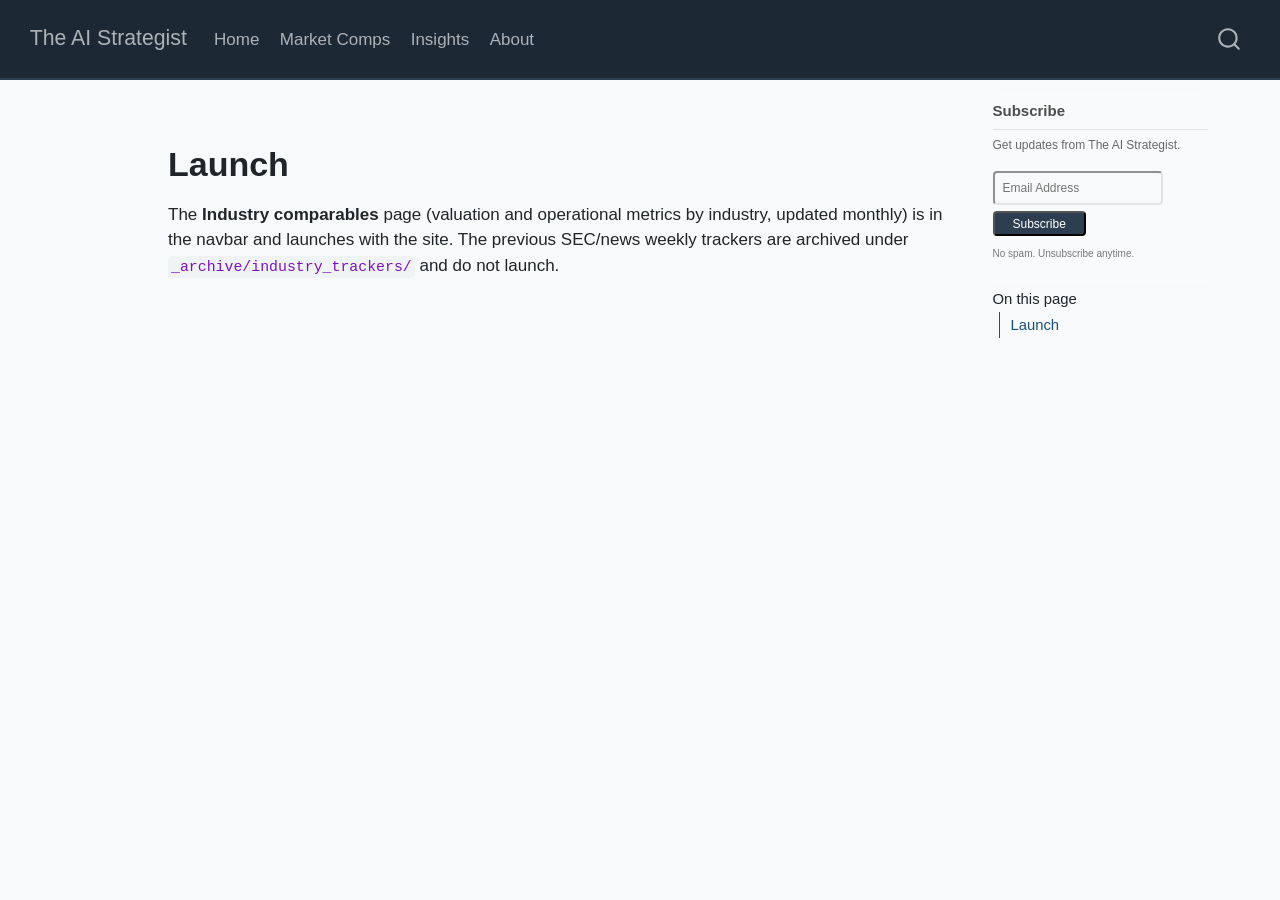
<file: docs/LAUNCH.html>
<!DOCTYPE html>
<html xmlns="http://www.w3.org/1999/xhtml" lang="en" xml:lang="en"><head>

<meta charset="utf-8">
<meta name="generator" content="quarto-1.8.27">

<meta name="viewport" content="width=device-width, initial-scale=1.0, user-scalable=yes">


<title>launch – The AI Strategist</title>
<style>
code{white-space: pre-wrap;}
span.smallcaps{font-variant: small-caps;}
div.columns{display: flex; gap: min(4vw, 1.5em);}
div.column{flex: auto; overflow-x: auto;}
div.hanging-indent{margin-left: 1.5em; text-indent: -1.5em;}
ul.task-list{list-style: none;}
ul.task-list li input[type="checkbox"] {
  width: 0.8em;
  margin: 0 0.8em 0.2em -1em; /* quarto-specific, see https://github.com/quarto-dev/quarto-cli/issues/4556 */ 
  vertical-align: middle;
}
</style>


<script src="site_libs/quarto-nav/quarto-nav.js"></script>
<script src="site_libs/quarto-nav/headroom.min.js"></script>
<script src="site_libs/clipboard/clipboard.min.js"></script>
<script src="site_libs/quarto-search/autocomplete.umd.js"></script>
<script src="site_libs/quarto-search/fuse.min.js"></script>
<script src="site_libs/quarto-search/quarto-search.js"></script>
<meta name="quarto:offset" content="./">
<script src="site_libs/quarto-html/quarto.js" type="module"></script>
<script src="site_libs/quarto-html/tabsets/tabsets.js" type="module"></script>
<script src="site_libs/quarto-html/axe/axe-check.js" type="module"></script>
<script src="site_libs/quarto-html/popper.min.js"></script>
<script src="site_libs/quarto-html/tippy.umd.min.js"></script>
<script src="site_libs/quarto-html/anchor.min.js"></script>
<link href="site_libs/quarto-html/tippy.css" rel="stylesheet">
<link href="site_libs/quarto-html/quarto-syntax-highlighting-ed96de9b727972fe78a7b5d16c58bf87.css" rel="stylesheet" id="quarto-text-highlighting-styles">
<script src="site_libs/bootstrap/bootstrap.min.js"></script>
<link href="site_libs/bootstrap/bootstrap-icons.css" rel="stylesheet">
<link href="site_libs/bootstrap/bootstrap-03c4dc40ea07c5def0a2ee646b48eb49.min.css" rel="stylesheet" append-hash="true" id="quarto-bootstrap" data-mode="light">
<script id="quarto-search-options" type="application/json">{
  "location": "navbar",
  "copy-button": false,
  "collapse-after": 3,
  "panel-placement": "end",
  "type": "overlay",
  "limit": 50,
  "keyboard-shortcut": [
    "f",
    "/",
    "s"
  ],
  "show-item-context": false,
  "language": {
    "search-no-results-text": "No results",
    "search-matching-documents-text": "matching documents",
    "search-copy-link-title": "Copy link to search",
    "search-hide-matches-text": "Hide additional matches",
    "search-more-match-text": "more match in this document",
    "search-more-matches-text": "more matches in this document",
    "search-clear-button-title": "Clear",
    "search-text-placeholder": "",
    "search-detached-cancel-button-title": "Cancel",
    "search-submit-button-title": "Submit",
    "search-label": "Search"
  }
}</script>


</head>

<body class="nav-fixed quarto-light">

<div id="quarto-search-results"></div>
  <header id="quarto-header" class="headroom fixed-top">
    <nav class="navbar navbar-expand-lg " data-bs-theme="dark">
      <div class="navbar-container container-fluid">
      <div class="navbar-brand-container mx-auto">
    <a class="navbar-brand" href="./index.html">
    <span class="navbar-title">The AI Strategist</span>
    </a>
  </div>
            <div id="quarto-search" class="" title="Search"></div>
          <button class="navbar-toggler" type="button" data-bs-toggle="collapse" data-bs-target="#navbarCollapse" aria-controls="navbarCollapse" role="menu" aria-expanded="false" aria-label="Toggle navigation" onclick="if (window.quartoToggleHeadroom) { window.quartoToggleHeadroom(); }">
  <span class="navbar-toggler-icon"></span>
</button>
          <div class="collapse navbar-collapse" id="navbarCollapse">
            <ul class="navbar-nav navbar-nav-scroll me-auto">
  <li class="nav-item">
    <a class="nav-link" href="./index.html"> 
<span class="menu-text">Home</span></a>
  </li>  
  <li class="nav-item">
    <a class="nav-link" href="./comparables.html"> 
<span class="menu-text">Market Comps</span></a>
  </li>  
  <li class="nav-item">
    <a class="nav-link" href="./blog.html"> 
<span class="menu-text">Insights</span></a>
  </li>  
  <li class="nav-item">
    <a class="nav-link" href="./about.html"> 
<span class="menu-text">About</span></a>
  </li>  
</ul>
          </div> <!-- /navcollapse -->
            <div class="quarto-navbar-tools">
</div>
      </div> <!-- /container-fluid -->
    </nav>
</header>
<!-- content -->
<div id="quarto-content" class="quarto-container page-columns page-rows-contents page-layout-article page-navbar">
<!-- sidebar -->
<!-- margin-sidebar -->
    <div id="quarto-margin-sidebar" class="sidebar margin-sidebar"><div class="quarto-margin-header"><div class="margin-header-item">
<style>
.subscribe-sidebar {
  font-size: 13px;
  max-width: 220px;
}
.subscribe-sidebar .formkit-form {
  border: none !important;
  max-width: 220px !important;
}
.subscribe-sidebar .formkit-form [data-style="minimal"] {
  padding: 8px 0 !important;
}
.subscribe-sidebar .formkit-header h2 {
  font-size: 15px !important;
  margin: 0 0 6px 0 !important;
  text-align: left !important;
}
.subscribe-sidebar .formkit-subheader {
  font-size: 12px !important;
  margin: 0 0 10px 0 !important;
  text-align: left !important;
}
.subscribe-sidebar .formkit-subheader p {
  margin: 0 !important;
}
.subscribe-sidebar .formkit-header {
  margin: 0 0 6px 0 !important;
  text-align: left !important;
}
.subscribe-sidebar .formkit-fields {
  margin: 8px 0 0 0 !important;
}
.subscribe-sidebar .formkit-field,
.subscribe-sidebar .formkit-submit {
  margin: 0 0 6px 0 !important;
}
.subscribe-sidebar .formkit-input {
  font-size: 12px !important;
  padding: 6px 8px !important;
}
.subscribe-sidebar .formkit-submit span {
  padding: 6px 12px !important;
  font-size: 12px !important;
}
.subscribe-sidebar .formkit-guarantee {
  font-size: 10px !important;
  margin: 4px 0 0 0 !important;
  text-align: left !important;
}
.subscribe-sidebar .formkit-powered-by-convertkit-container {
  display: none !important;
}
</style>

<div class="subscribe-sidebar">
<script src="https://f.convertkit.com/ckjs/ck.5.js"></script>
<form action="https://app.kit.com/forms/9126084/subscriptions" class="seva-form formkit-form" method="post" data-sv-form="9126084" data-uid="f09683a55b" data-format="inline" data-version="5" data-options="{&quot;settings&quot;:{&quot;after_subscribe&quot;:{&quot;action&quot;:&quot;message&quot;,&quot;success_message&quot;:&quot;Success! Now check your email to confirm your subscription.&quot;,&quot;redirect_url&quot;:&quot;&quot;},&quot;analytics&quot;:{&quot;google&quot;:null,&quot;fathom&quot;:null,&quot;facebook&quot;:null,&quot;segment&quot;:null,&quot;pinterest&quot;:null,&quot;sparkloop&quot;:null,&quot;googletagmanager&quot;:null},&quot;modal&quot;:{&quot;trigger&quot;:&quot;timer&quot;,&quot;scroll_percentage&quot;:null,&quot;timer&quot;:5,&quot;devices&quot;:&quot;all&quot;,&quot;show_once_every&quot;:15},&quot;powered_by&quot;:{&quot;show&quot;:false,&quot;url&quot;:&quot;&quot;},&quot;recaptcha&quot;:{&quot;enabled&quot;:false},&quot;return_visitor&quot;:{&quot;action&quot;:&quot;show&quot;,&quot;custom_content&quot;:&quot;&quot;},&quot;sticky_bar&quot;:{&quot;display_in&quot;:&quot;top&quot;,&quot;trigger&quot;:&quot;timer&quot;,&quot;scroll_percentage&quot;:null,&quot;timer&quot;:5,&quot;devices&quot;:&quot;all&quot;,&quot;show_once_every&quot;:15}},&quot;version&quot;:&quot;5&quot;}" style="background-color: rgb(249, 250, 251); border-radius: 4px;">
<div data-style="minimal">
<div class="formkit-header" data-element="header" style="color: rgb(77, 77, 77); font-size: 15px; font-weight: 700;"><h2>Subscribe</h2></div>
<div class="formkit-subheader" data-element="subheader" style="color: rgb(104, 104, 104); font-size: 12px;"><p>Get updates from The AI Strategist.</p></div>
<ul class="formkit-alert formkit-alert-error" data-element="errors" data-group="alert"></ul>
<div data-element="fields" data-stacked="true" class="seva-fields formkit-fields">
<div class="formkit-field"><input class="formkit-input" name="email_address" aria-label="Email Address" placeholder="Email Address" required="" type="email" style="color: rgb(0, 0, 0); border-color: rgb(227, 227, 227); border-radius: 4px; font-weight: 400;"></div>
<button data-element="submit" class="formkit-submit formkit-submit" style="color: rgb(255, 255, 255); background-color: rgb(44, 62, 80); border-radius: 4px; font-weight: 400;"><div class="formkit-spinner"><div></div><div></div><div></div></div><span>Subscribe</span></button>
</div>
<div class="formkit-guarantee" data-element="guarantee" style="color: rgb(120, 120, 120); font-size: 10px; font-weight: 400;"><p>No spam. Unsubscribe anytime.</p></div>
</div>
</form>
</div>

</div></div>
        <nav id="TOC" role="doc-toc" class="toc-active">
    <h2 id="toc-title">On this page</h2>
   
  <ul>
  <li><a href="#launch" id="toc-launch" class="nav-link active" data-scroll-target="#launch">Launch</a></li>
  </ul>
</nav>
    </div>
<!-- main -->
<main class="content" id="quarto-document-content"><header id="title-block-header" class="quarto-title-block"></header>




<section id="launch" class="level1">
<h1>Launch</h1>
<p>The <strong>Industry comparables</strong> page (valuation and operational metrics by industry, updated monthly) is in the navbar and launches with the site. The previous SEC/news weekly trackers are archived under <code>_archive/industry_trackers/</code> and do not launch.</p>


</section>

</main> <!-- /main -->
<script id="quarto-html-after-body" type="application/javascript">
  window.document.addEventListener("DOMContentLoaded", function (event) {
    const icon = "";
    const anchorJS = new window.AnchorJS();
    anchorJS.options = {
      placement: 'right',
      icon: icon
    };
    anchorJS.add('.anchored');
    const isCodeAnnotation = (el) => {
      for (const clz of el.classList) {
        if (clz.startsWith('code-annotation-')) {                     
          return true;
        }
      }
      return false;
    }
    const onCopySuccess = function(e) {
      // button target
      const button = e.trigger;
      // don't keep focus
      button.blur();
      // flash "checked"
      button.classList.add('code-copy-button-checked');
      var currentTitle = button.getAttribute("title");
      button.setAttribute("title", "Copied!");
      let tooltip;
      if (window.bootstrap) {
        button.setAttribute("data-bs-toggle", "tooltip");
        button.setAttribute("data-bs-placement", "left");
        button.setAttribute("data-bs-title", "Copied!");
        tooltip = new bootstrap.Tooltip(button, 
          { trigger: "manual", 
            customClass: "code-copy-button-tooltip",
            offset: [0, -8]});
        tooltip.show();    
      }
      setTimeout(function() {
        if (tooltip) {
          tooltip.hide();
          button.removeAttribute("data-bs-title");
          button.removeAttribute("data-bs-toggle");
          button.removeAttribute("data-bs-placement");
        }
        button.setAttribute("title", currentTitle);
        button.classList.remove('code-copy-button-checked');
      }, 1000);
      // clear code selection
      e.clearSelection();
    }
    const getTextToCopy = function(trigger) {
      const outerScaffold = trigger.parentElement.cloneNode(true);
      const codeEl = outerScaffold.querySelector('code');
      for (const childEl of codeEl.children) {
        if (isCodeAnnotation(childEl)) {
          childEl.remove();
        }
      }
      return codeEl.innerText;
    }
    const clipboard = new window.ClipboardJS('.code-copy-button:not([data-in-quarto-modal])', {
      text: getTextToCopy
    });
    clipboard.on('success', onCopySuccess);
    if (window.document.getElementById('quarto-embedded-source-code-modal')) {
      const clipboardModal = new window.ClipboardJS('.code-copy-button[data-in-quarto-modal]', {
        text: getTextToCopy,
        container: window.document.getElementById('quarto-embedded-source-code-modal')
      });
      clipboardModal.on('success', onCopySuccess);
    }
      var localhostRegex = new RegExp(/^(?:http|https):\/\/localhost\:?[0-9]*\//);
      var mailtoRegex = new RegExp(/^mailto:/);
        var filterRegex = new RegExp('/' + window.location.host + '/');
      var isInternal = (href) => {
          return filterRegex.test(href) || localhostRegex.test(href) || mailtoRegex.test(href);
      }
      // Inspect non-navigation links and adorn them if external
     var links = window.document.querySelectorAll('a[href]:not(.nav-link):not(.navbar-brand):not(.toc-action):not(.sidebar-link):not(.sidebar-item-toggle):not(.pagination-link):not(.no-external):not([aria-hidden]):not(.dropdown-item):not(.quarto-navigation-tool):not(.about-link)');
      for (var i=0; i<links.length; i++) {
        const link = links[i];
        if (!isInternal(link.href)) {
          // undo the damage that might have been done by quarto-nav.js in the case of
          // links that we want to consider external
          if (link.dataset.originalHref !== undefined) {
            link.href = link.dataset.originalHref;
          }
        }
      }
    function tippyHover(el, contentFn, onTriggerFn, onUntriggerFn) {
      const config = {
        allowHTML: true,
        maxWidth: 500,
        delay: 100,
        arrow: false,
        appendTo: function(el) {
            return el.parentElement;
        },
        interactive: true,
        interactiveBorder: 10,
        theme: 'quarto',
        placement: 'bottom-start',
      };
      if (contentFn) {
        config.content = contentFn;
      }
      if (onTriggerFn) {
        config.onTrigger = onTriggerFn;
      }
      if (onUntriggerFn) {
        config.onUntrigger = onUntriggerFn;
      }
      window.tippy(el, config); 
    }
    const noterefs = window.document.querySelectorAll('a[role="doc-noteref"]');
    for (var i=0; i<noterefs.length; i++) {
      const ref = noterefs[i];
      tippyHover(ref, function() {
        // use id or data attribute instead here
        let href = ref.getAttribute('data-footnote-href') || ref.getAttribute('href');
        try { href = new URL(href).hash; } catch {}
        const id = href.replace(/^#\/?/, "");
        const note = window.document.getElementById(id);
        if (note) {
          return note.innerHTML;
        } else {
          return "";
        }
      });
    }
    const xrefs = window.document.querySelectorAll('a.quarto-xref');
    const processXRef = (id, note) => {
      // Strip column container classes
      const stripColumnClz = (el) => {
        el.classList.remove("page-full", "page-columns");
        if (el.children) {
          for (const child of el.children) {
            stripColumnClz(child);
          }
        }
      }
      stripColumnClz(note)
      if (id === null || id.startsWith('sec-')) {
        // Special case sections, only their first couple elements
        const container = document.createElement("div");
        if (note.children && note.children.length > 2) {
          container.appendChild(note.children[0].cloneNode(true));
          for (let i = 1; i < note.children.length; i++) {
            const child = note.children[i];
            if (child.tagName === "P" && child.innerText === "") {
              continue;
            } else {
              container.appendChild(child.cloneNode(true));
              break;
            }
          }
          if (window.Quarto?.typesetMath) {
            window.Quarto.typesetMath(container);
          }
          return container.innerHTML
        } else {
          if (window.Quarto?.typesetMath) {
            window.Quarto.typesetMath(note);
          }
          return note.innerHTML;
        }
      } else {
        // Remove any anchor links if they are present
        const anchorLink = note.querySelector('a.anchorjs-link');
        if (anchorLink) {
          anchorLink.remove();
        }
        if (window.Quarto?.typesetMath) {
          window.Quarto.typesetMath(note);
        }
        if (note.classList.contains("callout")) {
          return note.outerHTML;
        } else {
          return note.innerHTML;
        }
      }
    }
    for (var i=0; i<xrefs.length; i++) {
      const xref = xrefs[i];
      tippyHover(xref, undefined, function(instance) {
        instance.disable();
        let url = xref.getAttribute('href');
        let hash = undefined; 
        if (url.startsWith('#')) {
          hash = url;
        } else {
          try { hash = new URL(url).hash; } catch {}
        }
        if (hash) {
          const id = hash.replace(/^#\/?/, "");
          const note = window.document.getElementById(id);
          if (note !== null) {
            try {
              const html = processXRef(id, note.cloneNode(true));
              instance.setContent(html);
            } finally {
              instance.enable();
              instance.show();
            }
          } else {
            // See if we can fetch this
            fetch(url.split('#')[0])
            .then(res => res.text())
            .then(html => {
              const parser = new DOMParser();
              const htmlDoc = parser.parseFromString(html, "text/html");
              const note = htmlDoc.getElementById(id);
              if (note !== null) {
                const html = processXRef(id, note);
                instance.setContent(html);
              } 
            }).finally(() => {
              instance.enable();
              instance.show();
            });
          }
        } else {
          // See if we can fetch a full url (with no hash to target)
          // This is a special case and we should probably do some content thinning / targeting
          fetch(url)
          .then(res => res.text())
          .then(html => {
            const parser = new DOMParser();
            const htmlDoc = parser.parseFromString(html, "text/html");
            const note = htmlDoc.querySelector('main.content');
            if (note !== null) {
              // This should only happen for chapter cross references
              // (since there is no id in the URL)
              // remove the first header
              if (note.children.length > 0 && note.children[0].tagName === "HEADER") {
                note.children[0].remove();
              }
              const html = processXRef(null, note);
              instance.setContent(html);
            } 
          }).finally(() => {
            instance.enable();
            instance.show();
          });
        }
      }, function(instance) {
      });
    }
        let selectedAnnoteEl;
        const selectorForAnnotation = ( cell, annotation) => {
          let cellAttr = 'data-code-cell="' + cell + '"';
          let lineAttr = 'data-code-annotation="' +  annotation + '"';
          const selector = 'span[' + cellAttr + '][' + lineAttr + ']';
          return selector;
        }
        const selectCodeLines = (annoteEl) => {
          const doc = window.document;
          const targetCell = annoteEl.getAttribute("data-target-cell");
          const targetAnnotation = annoteEl.getAttribute("data-target-annotation");
          const annoteSpan = window.document.querySelector(selectorForAnnotation(targetCell, targetAnnotation));
          const lines = annoteSpan.getAttribute("data-code-lines").split(",");
          const lineIds = lines.map((line) => {
            return targetCell + "-" + line;
          })
          let top = null;
          let height = null;
          let parent = null;
          if (lineIds.length > 0) {
              //compute the position of the single el (top and bottom and make a div)
              const el = window.document.getElementById(lineIds[0]);
              top = el.offsetTop;
              height = el.offsetHeight;
              parent = el.parentElement.parentElement;
            if (lineIds.length > 1) {
              const lastEl = window.document.getElementById(lineIds[lineIds.length - 1]);
              const bottom = lastEl.offsetTop + lastEl.offsetHeight;
              height = bottom - top;
            }
            if (top !== null && height !== null && parent !== null) {
              // cook up a div (if necessary) and position it 
              let div = window.document.getElementById("code-annotation-line-highlight");
              if (div === null) {
                div = window.document.createElement("div");
                div.setAttribute("id", "code-annotation-line-highlight");
                div.style.position = 'absolute';
                parent.appendChild(div);
              }
              div.style.top = top - 2 + "px";
              div.style.height = height + 4 + "px";
              div.style.left = 0;
              let gutterDiv = window.document.getElementById("code-annotation-line-highlight-gutter");
              if (gutterDiv === null) {
                gutterDiv = window.document.createElement("div");
                gutterDiv.setAttribute("id", "code-annotation-line-highlight-gutter");
                gutterDiv.style.position = 'absolute';
                const codeCell = window.document.getElementById(targetCell);
                const gutter = codeCell.querySelector('.code-annotation-gutter');
                gutter.appendChild(gutterDiv);
              }
              gutterDiv.style.top = top - 2 + "px";
              gutterDiv.style.height = height + 4 + "px";
            }
            selectedAnnoteEl = annoteEl;
          }
        };
        const unselectCodeLines = () => {
          const elementsIds = ["code-annotation-line-highlight", "code-annotation-line-highlight-gutter"];
          elementsIds.forEach((elId) => {
            const div = window.document.getElementById(elId);
            if (div) {
              div.remove();
            }
          });
          selectedAnnoteEl = undefined;
        };
          // Handle positioning of the toggle
      window.addEventListener(
        "resize",
        throttle(() => {
          elRect = undefined;
          if (selectedAnnoteEl) {
            selectCodeLines(selectedAnnoteEl);
          }
        }, 10)
      );
      function throttle(fn, ms) {
      let throttle = false;
      let timer;
        return (...args) => {
          if(!throttle) { // first call gets through
              fn.apply(this, args);
              throttle = true;
          } else { // all the others get throttled
              if(timer) clearTimeout(timer); // cancel #2
              timer = setTimeout(() => {
                fn.apply(this, args);
                timer = throttle = false;
              }, ms);
          }
        };
      }
        // Attach click handler to the DT
        const annoteDls = window.document.querySelectorAll('dt[data-target-cell]');
        for (const annoteDlNode of annoteDls) {
          annoteDlNode.addEventListener('click', (event) => {
            const clickedEl = event.target;
            if (clickedEl !== selectedAnnoteEl) {
              unselectCodeLines();
              const activeEl = window.document.querySelector('dt[data-target-cell].code-annotation-active');
              if (activeEl) {
                activeEl.classList.remove('code-annotation-active');
              }
              selectCodeLines(clickedEl);
              clickedEl.classList.add('code-annotation-active');
            } else {
              // Unselect the line
              unselectCodeLines();
              clickedEl.classList.remove('code-annotation-active');
            }
          });
        }
    const findCites = (el) => {
      const parentEl = el.parentElement;
      if (parentEl) {
        const cites = parentEl.dataset.cites;
        if (cites) {
          return {
            el,
            cites: cites.split(' ')
          };
        } else {
          return findCites(el.parentElement)
        }
      } else {
        return undefined;
      }
    };
    var bibliorefs = window.document.querySelectorAll('a[role="doc-biblioref"]');
    for (var i=0; i<bibliorefs.length; i++) {
      const ref = bibliorefs[i];
      const citeInfo = findCites(ref);
      if (citeInfo) {
        tippyHover(citeInfo.el, function() {
          var popup = window.document.createElement('div');
          citeInfo.cites.forEach(function(cite) {
            var citeDiv = window.document.createElement('div');
            citeDiv.classList.add('hanging-indent');
            citeDiv.classList.add('csl-entry');
            var biblioDiv = window.document.getElementById('ref-' + cite);
            if (biblioDiv) {
              citeDiv.innerHTML = biblioDiv.innerHTML;
            }
            popup.appendChild(citeDiv);
          });
          return popup.innerHTML;
        });
      }
    }
  });
  </script>
</div> <!-- /content -->




</body></html>
</file>
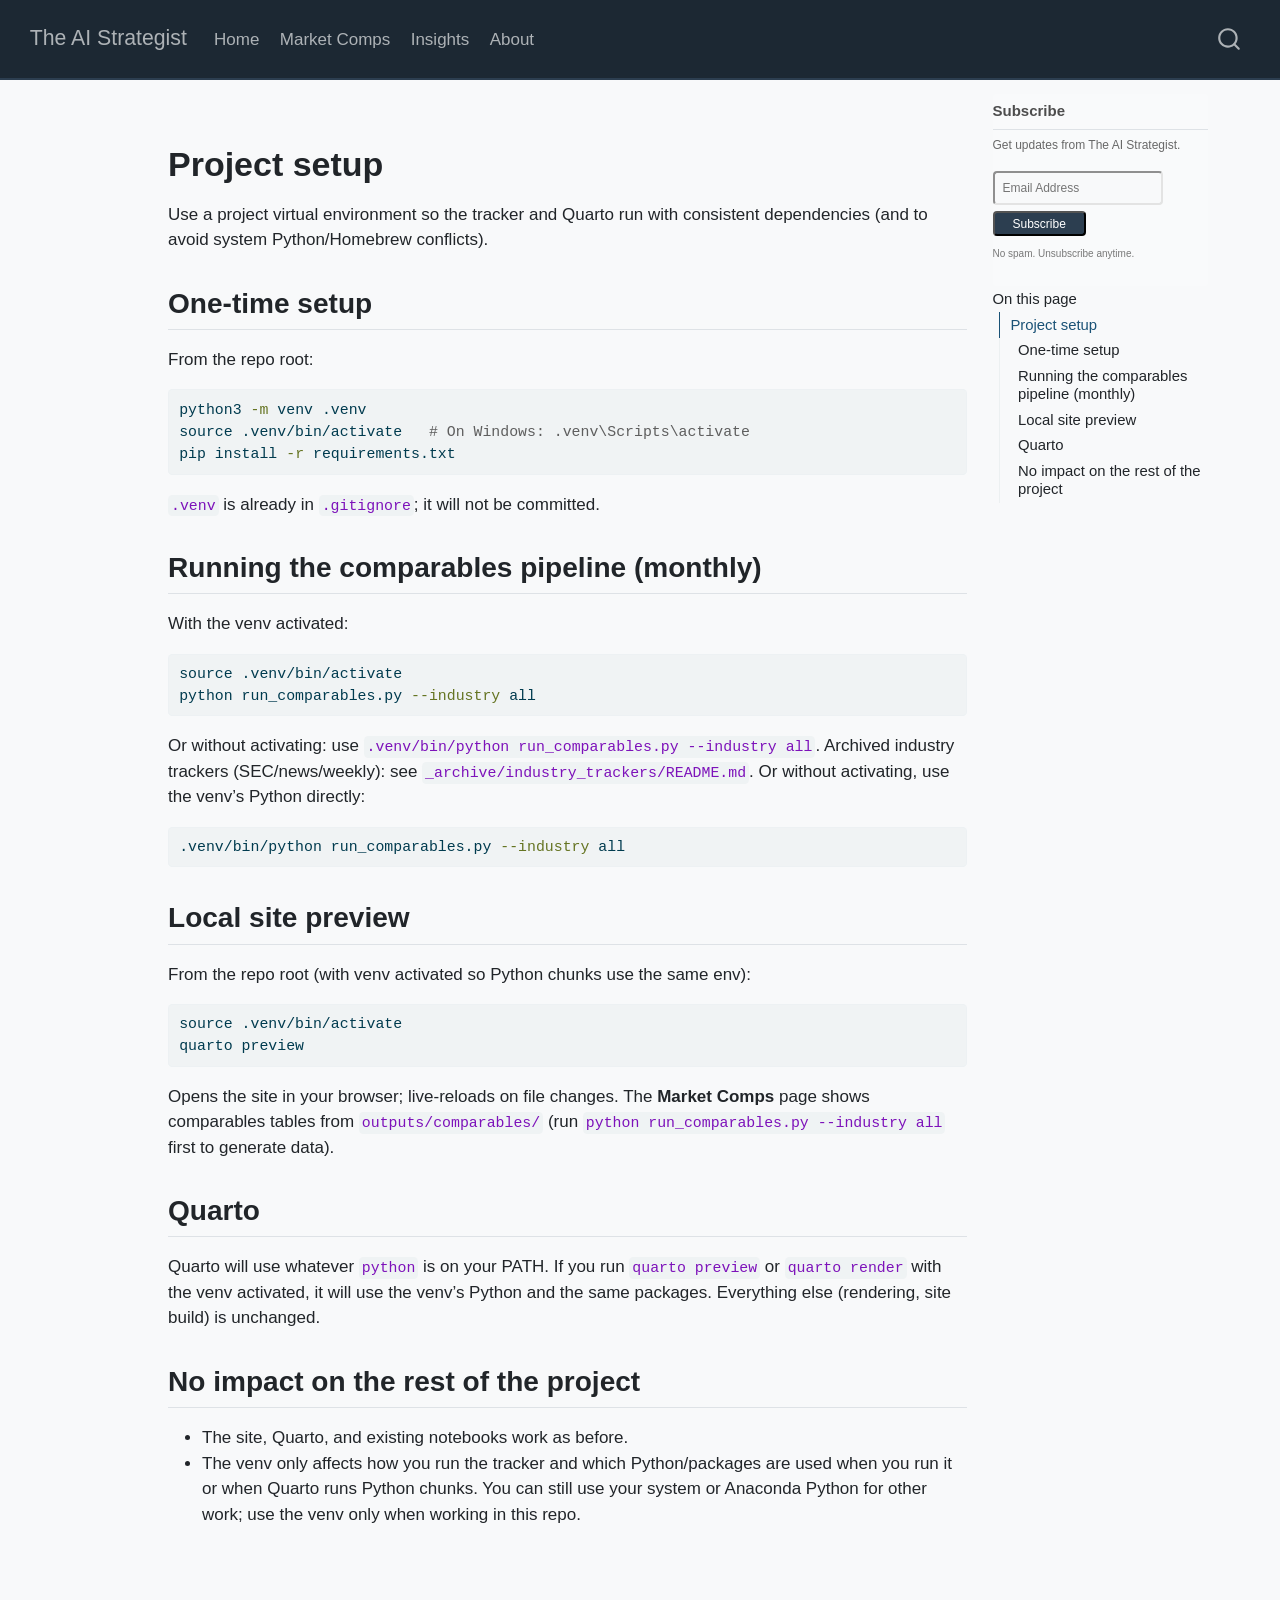
<file: docs/SETUP.html>
<!DOCTYPE html>
<html xmlns="http://www.w3.org/1999/xhtml" lang="en" xml:lang="en"><head>

<meta charset="utf-8">
<meta name="generator" content="quarto-1.8.27">

<meta name="viewport" content="width=device-width, initial-scale=1.0, user-scalable=yes">


<title>setup – The AI Strategist</title>
<style>
code{white-space: pre-wrap;}
span.smallcaps{font-variant: small-caps;}
div.columns{display: flex; gap: min(4vw, 1.5em);}
div.column{flex: auto; overflow-x: auto;}
div.hanging-indent{margin-left: 1.5em; text-indent: -1.5em;}
ul.task-list{list-style: none;}
ul.task-list li input[type="checkbox"] {
  width: 0.8em;
  margin: 0 0.8em 0.2em -1em; /* quarto-specific, see https://github.com/quarto-dev/quarto-cli/issues/4556 */ 
  vertical-align: middle;
}
/* CSS for syntax highlighting */
html { -webkit-text-size-adjust: 100%; }
pre > code.sourceCode { white-space: pre; position: relative; }
pre > code.sourceCode > span { display: inline-block; line-height: 1.25; }
pre > code.sourceCode > span:empty { height: 1.2em; }
.sourceCode { overflow: visible; }
code.sourceCode > span { color: inherit; text-decoration: inherit; }
div.sourceCode { margin: 1em 0; }
pre.sourceCode { margin: 0; }
@media screen {
div.sourceCode { overflow: auto; }
}
@media print {
pre > code.sourceCode { white-space: pre-wrap; }
pre > code.sourceCode > span { text-indent: -5em; padding-left: 5em; }
}
pre.numberSource code
  { counter-reset: source-line 0; }
pre.numberSource code > span
  { position: relative; left: -4em; counter-increment: source-line; }
pre.numberSource code > span > a:first-child::before
  { content: counter(source-line);
    position: relative; left: -1em; text-align: right; vertical-align: baseline;
    border: none; display: inline-block;
    -webkit-touch-callout: none; -webkit-user-select: none;
    -khtml-user-select: none; -moz-user-select: none;
    -ms-user-select: none; user-select: none;
    padding: 0 4px; width: 4em;
  }
pre.numberSource { margin-left: 3em;  padding-left: 4px; }
div.sourceCode
  {   }
@media screen {
pre > code.sourceCode > span > a:first-child::before { text-decoration: underline; }
}
</style>


<script src="site_libs/quarto-nav/quarto-nav.js"></script>
<script src="site_libs/quarto-nav/headroom.min.js"></script>
<script src="site_libs/clipboard/clipboard.min.js"></script>
<script src="site_libs/quarto-search/autocomplete.umd.js"></script>
<script src="site_libs/quarto-search/fuse.min.js"></script>
<script src="site_libs/quarto-search/quarto-search.js"></script>
<meta name="quarto:offset" content="./">
<script src="site_libs/quarto-html/quarto.js" type="module"></script>
<script src="site_libs/quarto-html/tabsets/tabsets.js" type="module"></script>
<script src="site_libs/quarto-html/axe/axe-check.js" type="module"></script>
<script src="site_libs/quarto-html/popper.min.js"></script>
<script src="site_libs/quarto-html/tippy.umd.min.js"></script>
<script src="site_libs/quarto-html/anchor.min.js"></script>
<link href="site_libs/quarto-html/tippy.css" rel="stylesheet">
<link href="site_libs/quarto-html/quarto-syntax-highlighting-ed96de9b727972fe78a7b5d16c58bf87.css" rel="stylesheet" id="quarto-text-highlighting-styles">
<script src="site_libs/bootstrap/bootstrap.min.js"></script>
<link href="site_libs/bootstrap/bootstrap-icons.css" rel="stylesheet">
<link href="site_libs/bootstrap/bootstrap-03c4dc40ea07c5def0a2ee646b48eb49.min.css" rel="stylesheet" append-hash="true" id="quarto-bootstrap" data-mode="light">
<script id="quarto-search-options" type="application/json">{
  "location": "navbar",
  "copy-button": false,
  "collapse-after": 3,
  "panel-placement": "end",
  "type": "overlay",
  "limit": 50,
  "keyboard-shortcut": [
    "f",
    "/",
    "s"
  ],
  "show-item-context": false,
  "language": {
    "search-no-results-text": "No results",
    "search-matching-documents-text": "matching documents",
    "search-copy-link-title": "Copy link to search",
    "search-hide-matches-text": "Hide additional matches",
    "search-more-match-text": "more match in this document",
    "search-more-matches-text": "more matches in this document",
    "search-clear-button-title": "Clear",
    "search-text-placeholder": "",
    "search-detached-cancel-button-title": "Cancel",
    "search-submit-button-title": "Submit",
    "search-label": "Search"
  }
}</script>


</head>

<body class="nav-fixed quarto-light">

<div id="quarto-search-results"></div>
  <header id="quarto-header" class="headroom fixed-top">
    <nav class="navbar navbar-expand-lg " data-bs-theme="dark">
      <div class="navbar-container container-fluid">
      <div class="navbar-brand-container mx-auto">
    <a class="navbar-brand" href="./index.html">
    <span class="navbar-title">The AI Strategist</span>
    </a>
  </div>
            <div id="quarto-search" class="" title="Search"></div>
          <button class="navbar-toggler" type="button" data-bs-toggle="collapse" data-bs-target="#navbarCollapse" aria-controls="navbarCollapse" role="menu" aria-expanded="false" aria-label="Toggle navigation" onclick="if (window.quartoToggleHeadroom) { window.quartoToggleHeadroom(); }">
  <span class="navbar-toggler-icon"></span>
</button>
          <div class="collapse navbar-collapse" id="navbarCollapse">
            <ul class="navbar-nav navbar-nav-scroll me-auto">
  <li class="nav-item">
    <a class="nav-link" href="./index.html"> 
<span class="menu-text">Home</span></a>
  </li>  
  <li class="nav-item">
    <a class="nav-link" href="./comparables.html"> 
<span class="menu-text">Market Comps</span></a>
  </li>  
  <li class="nav-item">
    <a class="nav-link" href="./blog.html"> 
<span class="menu-text">Insights</span></a>
  </li>  
  <li class="nav-item">
    <a class="nav-link" href="./about.html"> 
<span class="menu-text">About</span></a>
  </li>  
</ul>
          </div> <!-- /navcollapse -->
            <div class="quarto-navbar-tools">
</div>
      </div> <!-- /container-fluid -->
    </nav>
</header>
<!-- content -->
<div id="quarto-content" class="quarto-container page-columns page-rows-contents page-layout-article page-navbar">
<!-- sidebar -->
<!-- margin-sidebar -->
    <div id="quarto-margin-sidebar" class="sidebar margin-sidebar"><div class="quarto-margin-header"><div class="margin-header-item">
<style>
.subscribe-sidebar {
  font-size: 13px;
  max-width: 220px;
}
.subscribe-sidebar .formkit-form {
  border: none !important;
  max-width: 220px !important;
}
.subscribe-sidebar .formkit-form [data-style="minimal"] {
  padding: 8px 0 !important;
}
.subscribe-sidebar .formkit-header h2 {
  font-size: 15px !important;
  margin: 0 0 6px 0 !important;
  text-align: left !important;
}
.subscribe-sidebar .formkit-subheader {
  font-size: 12px !important;
  margin: 0 0 10px 0 !important;
  text-align: left !important;
}
.subscribe-sidebar .formkit-subheader p {
  margin: 0 !important;
}
.subscribe-sidebar .formkit-header {
  margin: 0 0 6px 0 !important;
  text-align: left !important;
}
.subscribe-sidebar .formkit-fields {
  margin: 8px 0 0 0 !important;
}
.subscribe-sidebar .formkit-field,
.subscribe-sidebar .formkit-submit {
  margin: 0 0 6px 0 !important;
}
.subscribe-sidebar .formkit-input {
  font-size: 12px !important;
  padding: 6px 8px !important;
}
.subscribe-sidebar .formkit-submit span {
  padding: 6px 12px !important;
  font-size: 12px !important;
}
.subscribe-sidebar .formkit-guarantee {
  font-size: 10px !important;
  margin: 4px 0 0 0 !important;
  text-align: left !important;
}
.subscribe-sidebar .formkit-powered-by-convertkit-container {
  display: none !important;
}
</style>

<div class="subscribe-sidebar">
<script src="https://f.convertkit.com/ckjs/ck.5.js"></script>
<form action="https://app.kit.com/forms/9126084/subscriptions" class="seva-form formkit-form" method="post" data-sv-form="9126084" data-uid="f09683a55b" data-format="inline" data-version="5" data-options="{&quot;settings&quot;:{&quot;after_subscribe&quot;:{&quot;action&quot;:&quot;message&quot;,&quot;success_message&quot;:&quot;Success! Now check your email to confirm your subscription.&quot;,&quot;redirect_url&quot;:&quot;&quot;},&quot;analytics&quot;:{&quot;google&quot;:null,&quot;fathom&quot;:null,&quot;facebook&quot;:null,&quot;segment&quot;:null,&quot;pinterest&quot;:null,&quot;sparkloop&quot;:null,&quot;googletagmanager&quot;:null},&quot;modal&quot;:{&quot;trigger&quot;:&quot;timer&quot;,&quot;scroll_percentage&quot;:null,&quot;timer&quot;:5,&quot;devices&quot;:&quot;all&quot;,&quot;show_once_every&quot;:15},&quot;powered_by&quot;:{&quot;show&quot;:false,&quot;url&quot;:&quot;&quot;},&quot;recaptcha&quot;:{&quot;enabled&quot;:false},&quot;return_visitor&quot;:{&quot;action&quot;:&quot;show&quot;,&quot;custom_content&quot;:&quot;&quot;},&quot;sticky_bar&quot;:{&quot;display_in&quot;:&quot;top&quot;,&quot;trigger&quot;:&quot;timer&quot;,&quot;scroll_percentage&quot;:null,&quot;timer&quot;:5,&quot;devices&quot;:&quot;all&quot;,&quot;show_once_every&quot;:15}},&quot;version&quot;:&quot;5&quot;}" style="background-color: rgb(249, 250, 251); border-radius: 4px;">
<div data-style="minimal">
<div class="formkit-header" data-element="header" style="color: rgb(77, 77, 77); font-size: 15px; font-weight: 700;"><h2>Subscribe</h2></div>
<div class="formkit-subheader" data-element="subheader" style="color: rgb(104, 104, 104); font-size: 12px;"><p>Get updates from The AI Strategist.</p></div>
<ul class="formkit-alert formkit-alert-error" data-element="errors" data-group="alert"></ul>
<div data-element="fields" data-stacked="true" class="seva-fields formkit-fields">
<div class="formkit-field"><input class="formkit-input" name="email_address" aria-label="Email Address" placeholder="Email Address" required="" type="email" style="color: rgb(0, 0, 0); border-color: rgb(227, 227, 227); border-radius: 4px; font-weight: 400;"></div>
<button data-element="submit" class="formkit-submit formkit-submit" style="color: rgb(255, 255, 255); background-color: rgb(44, 62, 80); border-radius: 4px; font-weight: 400;"><div class="formkit-spinner"><div></div><div></div><div></div></div><span>Subscribe</span></button>
</div>
<div class="formkit-guarantee" data-element="guarantee" style="color: rgb(120, 120, 120); font-size: 10px; font-weight: 400;"><p>No spam. Unsubscribe anytime.</p></div>
</div>
</form>
</div>

</div></div>
        <nav id="TOC" role="doc-toc" class="toc-active">
    <h2 id="toc-title">On this page</h2>
   
  <ul>
  <li><a href="#project-setup" id="toc-project-setup" class="nav-link active" data-scroll-target="#project-setup">Project setup</a>
  <ul class="collapse">
  <li><a href="#one-time-setup" id="toc-one-time-setup" class="nav-link" data-scroll-target="#one-time-setup">One-time setup</a></li>
  <li><a href="#running-the-comparables-pipeline-monthly" id="toc-running-the-comparables-pipeline-monthly" class="nav-link" data-scroll-target="#running-the-comparables-pipeline-monthly">Running the comparables pipeline (monthly)</a></li>
  <li><a href="#local-site-preview" id="toc-local-site-preview" class="nav-link" data-scroll-target="#local-site-preview">Local site preview</a></li>
  <li><a href="#quarto" id="toc-quarto" class="nav-link" data-scroll-target="#quarto">Quarto</a></li>
  <li><a href="#no-impact-on-the-rest-of-the-project" id="toc-no-impact-on-the-rest-of-the-project" class="nav-link" data-scroll-target="#no-impact-on-the-rest-of-the-project">No impact on the rest of the project</a></li>
  </ul></li>
  </ul>
</nav>
    </div>
<!-- main -->
<main class="content" id="quarto-document-content"><header id="title-block-header" class="quarto-title-block"></header>




<section id="project-setup" class="level1">
<h1>Project setup</h1>
<p>Use a project virtual environment so the tracker and Quarto run with consistent dependencies (and to avoid system Python/Homebrew conflicts).</p>
<section id="one-time-setup" class="level2">
<h2 class="anchored" data-anchor-id="one-time-setup">One-time setup</h2>
<p>From the repo root:</p>
<div class="code-copy-outer-scaffold"><div class="sourceCode" id="cb1"><pre class="sourceCode bash code-with-copy"><code class="sourceCode bash"><span id="cb1-1"><a href="#cb1-1" aria-hidden="true" tabindex="-1"></a><span class="ex">python3</span> <span class="at">-m</span> venv .venv</span>
<span id="cb1-2"><a href="#cb1-2" aria-hidden="true" tabindex="-1"></a><span class="bu">source</span> .venv/bin/activate   <span class="co"># On Windows: .venv\Scripts\activate</span></span>
<span id="cb1-3"><a href="#cb1-3" aria-hidden="true" tabindex="-1"></a><span class="ex">pip</span> install <span class="at">-r</span> requirements.txt</span></code></pre></div><button title="Copy to Clipboard" class="code-copy-button"><i class="bi"></i></button></div>
<p><code>.venv</code> is already in <code>.gitignore</code>; it will not be committed.</p>
</section>
<section id="running-the-comparables-pipeline-monthly" class="level2">
<h2 class="anchored" data-anchor-id="running-the-comparables-pipeline-monthly">Running the comparables pipeline (monthly)</h2>
<p>With the venv activated:</p>
<div class="code-copy-outer-scaffold"><div class="sourceCode" id="cb2"><pre class="sourceCode bash code-with-copy"><code class="sourceCode bash"><span id="cb2-1"><a href="#cb2-1" aria-hidden="true" tabindex="-1"></a><span class="bu">source</span> .venv/bin/activate</span>
<span id="cb2-2"><a href="#cb2-2" aria-hidden="true" tabindex="-1"></a><span class="ex">python</span> run_comparables.py <span class="at">--industry</span> all</span></code></pre></div><button title="Copy to Clipboard" class="code-copy-button"><i class="bi"></i></button></div>
<p>Or without activating: use <code>.venv/bin/python run_comparables.py --industry all</code>. Archived industry trackers (SEC/news/weekly): see <code>_archive/industry_trackers/README.md</code>. Or without activating, use the venv’s Python directly:</p>
<div class="code-copy-outer-scaffold"><div class="sourceCode" id="cb3"><pre class="sourceCode bash code-with-copy"><code class="sourceCode bash"><span id="cb3-1"><a href="#cb3-1" aria-hidden="true" tabindex="-1"></a><span class="ex">.venv/bin/python</span> run_comparables.py <span class="at">--industry</span> all</span></code></pre></div><button title="Copy to Clipboard" class="code-copy-button"><i class="bi"></i></button></div>
</section>
<section id="local-site-preview" class="level2">
<h2 class="anchored" data-anchor-id="local-site-preview">Local site preview</h2>
<p>From the repo root (with venv activated so Python chunks use the same env):</p>
<div class="code-copy-outer-scaffold"><div class="sourceCode" id="cb4"><pre class="sourceCode bash code-with-copy"><code class="sourceCode bash"><span id="cb4-1"><a href="#cb4-1" aria-hidden="true" tabindex="-1"></a><span class="bu">source</span> .venv/bin/activate</span>
<span id="cb4-2"><a href="#cb4-2" aria-hidden="true" tabindex="-1"></a><span class="ex">quarto</span> preview</span></code></pre></div><button title="Copy to Clipboard" class="code-copy-button"><i class="bi"></i></button></div>
<p>Opens the site in your browser; live-reloads on file changes. The <strong>Market Comps</strong> page shows comparables tables from <code>outputs/comparables/</code> (run <code>python run_comparables.py --industry all</code> first to generate data).</p>
</section>
<section id="quarto" class="level2">
<h2 class="anchored" data-anchor-id="quarto">Quarto</h2>
<p>Quarto will use whatever <code>python</code> is on your PATH. If you run <code>quarto preview</code> or <code>quarto render</code> with the venv activated, it will use the venv’s Python and the same packages. Everything else (rendering, site build) is unchanged.</p>
</section>
<section id="no-impact-on-the-rest-of-the-project" class="level2">
<h2 class="anchored" data-anchor-id="no-impact-on-the-rest-of-the-project">No impact on the rest of the project</h2>
<ul>
<li>The site, Quarto, and existing notebooks work as before.</li>
<li>The venv only affects how you run the tracker and which Python/packages are used when you run it or when Quarto runs Python chunks. You can still use your system or Anaconda Python for other work; use the venv only when working in this repo.</li>
</ul>


</section>
</section>

</main> <!-- /main -->
<script id="quarto-html-after-body" type="application/javascript">
  window.document.addEventListener("DOMContentLoaded", function (event) {
    const icon = "";
    const anchorJS = new window.AnchorJS();
    anchorJS.options = {
      placement: 'right',
      icon: icon
    };
    anchorJS.add('.anchored');
    const isCodeAnnotation = (el) => {
      for (const clz of el.classList) {
        if (clz.startsWith('code-annotation-')) {                     
          return true;
        }
      }
      return false;
    }
    const onCopySuccess = function(e) {
      // button target
      const button = e.trigger;
      // don't keep focus
      button.blur();
      // flash "checked"
      button.classList.add('code-copy-button-checked');
      var currentTitle = button.getAttribute("title");
      button.setAttribute("title", "Copied!");
      let tooltip;
      if (window.bootstrap) {
        button.setAttribute("data-bs-toggle", "tooltip");
        button.setAttribute("data-bs-placement", "left");
        button.setAttribute("data-bs-title", "Copied!");
        tooltip = new bootstrap.Tooltip(button, 
          { trigger: "manual", 
            customClass: "code-copy-button-tooltip",
            offset: [0, -8]});
        tooltip.show();    
      }
      setTimeout(function() {
        if (tooltip) {
          tooltip.hide();
          button.removeAttribute("data-bs-title");
          button.removeAttribute("data-bs-toggle");
          button.removeAttribute("data-bs-placement");
        }
        button.setAttribute("title", currentTitle);
        button.classList.remove('code-copy-button-checked');
      }, 1000);
      // clear code selection
      e.clearSelection();
    }
    const getTextToCopy = function(trigger) {
      const outerScaffold = trigger.parentElement.cloneNode(true);
      const codeEl = outerScaffold.querySelector('code');
      for (const childEl of codeEl.children) {
        if (isCodeAnnotation(childEl)) {
          childEl.remove();
        }
      }
      return codeEl.innerText;
    }
    const clipboard = new window.ClipboardJS('.code-copy-button:not([data-in-quarto-modal])', {
      text: getTextToCopy
    });
    clipboard.on('success', onCopySuccess);
    if (window.document.getElementById('quarto-embedded-source-code-modal')) {
      const clipboardModal = new window.ClipboardJS('.code-copy-button[data-in-quarto-modal]', {
        text: getTextToCopy,
        container: window.document.getElementById('quarto-embedded-source-code-modal')
      });
      clipboardModal.on('success', onCopySuccess);
    }
      var localhostRegex = new RegExp(/^(?:http|https):\/\/localhost\:?[0-9]*\//);
      var mailtoRegex = new RegExp(/^mailto:/);
        var filterRegex = new RegExp('/' + window.location.host + '/');
      var isInternal = (href) => {
          return filterRegex.test(href) || localhostRegex.test(href) || mailtoRegex.test(href);
      }
      // Inspect non-navigation links and adorn them if external
     var links = window.document.querySelectorAll('a[href]:not(.nav-link):not(.navbar-brand):not(.toc-action):not(.sidebar-link):not(.sidebar-item-toggle):not(.pagination-link):not(.no-external):not([aria-hidden]):not(.dropdown-item):not(.quarto-navigation-tool):not(.about-link)');
      for (var i=0; i<links.length; i++) {
        const link = links[i];
        if (!isInternal(link.href)) {
          // undo the damage that might have been done by quarto-nav.js in the case of
          // links that we want to consider external
          if (link.dataset.originalHref !== undefined) {
            link.href = link.dataset.originalHref;
          }
        }
      }
    function tippyHover(el, contentFn, onTriggerFn, onUntriggerFn) {
      const config = {
        allowHTML: true,
        maxWidth: 500,
        delay: 100,
        arrow: false,
        appendTo: function(el) {
            return el.parentElement;
        },
        interactive: true,
        interactiveBorder: 10,
        theme: 'quarto',
        placement: 'bottom-start',
      };
      if (contentFn) {
        config.content = contentFn;
      }
      if (onTriggerFn) {
        config.onTrigger = onTriggerFn;
      }
      if (onUntriggerFn) {
        config.onUntrigger = onUntriggerFn;
      }
      window.tippy(el, config); 
    }
    const noterefs = window.document.querySelectorAll('a[role="doc-noteref"]');
    for (var i=0; i<noterefs.length; i++) {
      const ref = noterefs[i];
      tippyHover(ref, function() {
        // use id or data attribute instead here
        let href = ref.getAttribute('data-footnote-href') || ref.getAttribute('href');
        try { href = new URL(href).hash; } catch {}
        const id = href.replace(/^#\/?/, "");
        const note = window.document.getElementById(id);
        if (note) {
          return note.innerHTML;
        } else {
          return "";
        }
      });
    }
    const xrefs = window.document.querySelectorAll('a.quarto-xref');
    const processXRef = (id, note) => {
      // Strip column container classes
      const stripColumnClz = (el) => {
        el.classList.remove("page-full", "page-columns");
        if (el.children) {
          for (const child of el.children) {
            stripColumnClz(child);
          }
        }
      }
      stripColumnClz(note)
      if (id === null || id.startsWith('sec-')) {
        // Special case sections, only their first couple elements
        const container = document.createElement("div");
        if (note.children && note.children.length > 2) {
          container.appendChild(note.children[0].cloneNode(true));
          for (let i = 1; i < note.children.length; i++) {
            const child = note.children[i];
            if (child.tagName === "P" && child.innerText === "") {
              continue;
            } else {
              container.appendChild(child.cloneNode(true));
              break;
            }
          }
          if (window.Quarto?.typesetMath) {
            window.Quarto.typesetMath(container);
          }
          return container.innerHTML
        } else {
          if (window.Quarto?.typesetMath) {
            window.Quarto.typesetMath(note);
          }
          return note.innerHTML;
        }
      } else {
        // Remove any anchor links if they are present
        const anchorLink = note.querySelector('a.anchorjs-link');
        if (anchorLink) {
          anchorLink.remove();
        }
        if (window.Quarto?.typesetMath) {
          window.Quarto.typesetMath(note);
        }
        if (note.classList.contains("callout")) {
          return note.outerHTML;
        } else {
          return note.innerHTML;
        }
      }
    }
    for (var i=0; i<xrefs.length; i++) {
      const xref = xrefs[i];
      tippyHover(xref, undefined, function(instance) {
        instance.disable();
        let url = xref.getAttribute('href');
        let hash = undefined; 
        if (url.startsWith('#')) {
          hash = url;
        } else {
          try { hash = new URL(url).hash; } catch {}
        }
        if (hash) {
          const id = hash.replace(/^#\/?/, "");
          const note = window.document.getElementById(id);
          if (note !== null) {
            try {
              const html = processXRef(id, note.cloneNode(true));
              instance.setContent(html);
            } finally {
              instance.enable();
              instance.show();
            }
          } else {
            // See if we can fetch this
            fetch(url.split('#')[0])
            .then(res => res.text())
            .then(html => {
              const parser = new DOMParser();
              const htmlDoc = parser.parseFromString(html, "text/html");
              const note = htmlDoc.getElementById(id);
              if (note !== null) {
                const html = processXRef(id, note);
                instance.setContent(html);
              } 
            }).finally(() => {
              instance.enable();
              instance.show();
            });
          }
        } else {
          // See if we can fetch a full url (with no hash to target)
          // This is a special case and we should probably do some content thinning / targeting
          fetch(url)
          .then(res => res.text())
          .then(html => {
            const parser = new DOMParser();
            const htmlDoc = parser.parseFromString(html, "text/html");
            const note = htmlDoc.querySelector('main.content');
            if (note !== null) {
              // This should only happen for chapter cross references
              // (since there is no id in the URL)
              // remove the first header
              if (note.children.length > 0 && note.children[0].tagName === "HEADER") {
                note.children[0].remove();
              }
              const html = processXRef(null, note);
              instance.setContent(html);
            } 
          }).finally(() => {
            instance.enable();
            instance.show();
          });
        }
      }, function(instance) {
      });
    }
        let selectedAnnoteEl;
        const selectorForAnnotation = ( cell, annotation) => {
          let cellAttr = 'data-code-cell="' + cell + '"';
          let lineAttr = 'data-code-annotation="' +  annotation + '"';
          const selector = 'span[' + cellAttr + '][' + lineAttr + ']';
          return selector;
        }
        const selectCodeLines = (annoteEl) => {
          const doc = window.document;
          const targetCell = annoteEl.getAttribute("data-target-cell");
          const targetAnnotation = annoteEl.getAttribute("data-target-annotation");
          const annoteSpan = window.document.querySelector(selectorForAnnotation(targetCell, targetAnnotation));
          const lines = annoteSpan.getAttribute("data-code-lines").split(",");
          const lineIds = lines.map((line) => {
            return targetCell + "-" + line;
          })
          let top = null;
          let height = null;
          let parent = null;
          if (lineIds.length > 0) {
              //compute the position of the single el (top and bottom and make a div)
              const el = window.document.getElementById(lineIds[0]);
              top = el.offsetTop;
              height = el.offsetHeight;
              parent = el.parentElement.parentElement;
            if (lineIds.length > 1) {
              const lastEl = window.document.getElementById(lineIds[lineIds.length - 1]);
              const bottom = lastEl.offsetTop + lastEl.offsetHeight;
              height = bottom - top;
            }
            if (top !== null && height !== null && parent !== null) {
              // cook up a div (if necessary) and position it 
              let div = window.document.getElementById("code-annotation-line-highlight");
              if (div === null) {
                div = window.document.createElement("div");
                div.setAttribute("id", "code-annotation-line-highlight");
                div.style.position = 'absolute';
                parent.appendChild(div);
              }
              div.style.top = top - 2 + "px";
              div.style.height = height + 4 + "px";
              div.style.left = 0;
              let gutterDiv = window.document.getElementById("code-annotation-line-highlight-gutter");
              if (gutterDiv === null) {
                gutterDiv = window.document.createElement("div");
                gutterDiv.setAttribute("id", "code-annotation-line-highlight-gutter");
                gutterDiv.style.position = 'absolute';
                const codeCell = window.document.getElementById(targetCell);
                const gutter = codeCell.querySelector('.code-annotation-gutter');
                gutter.appendChild(gutterDiv);
              }
              gutterDiv.style.top = top - 2 + "px";
              gutterDiv.style.height = height + 4 + "px";
            }
            selectedAnnoteEl = annoteEl;
          }
        };
        const unselectCodeLines = () => {
          const elementsIds = ["code-annotation-line-highlight", "code-annotation-line-highlight-gutter"];
          elementsIds.forEach((elId) => {
            const div = window.document.getElementById(elId);
            if (div) {
              div.remove();
            }
          });
          selectedAnnoteEl = undefined;
        };
          // Handle positioning of the toggle
      window.addEventListener(
        "resize",
        throttle(() => {
          elRect = undefined;
          if (selectedAnnoteEl) {
            selectCodeLines(selectedAnnoteEl);
          }
        }, 10)
      );
      function throttle(fn, ms) {
      let throttle = false;
      let timer;
        return (...args) => {
          if(!throttle) { // first call gets through
              fn.apply(this, args);
              throttle = true;
          } else { // all the others get throttled
              if(timer) clearTimeout(timer); // cancel #2
              timer = setTimeout(() => {
                fn.apply(this, args);
                timer = throttle = false;
              }, ms);
          }
        };
      }
        // Attach click handler to the DT
        const annoteDls = window.document.querySelectorAll('dt[data-target-cell]');
        for (const annoteDlNode of annoteDls) {
          annoteDlNode.addEventListener('click', (event) => {
            const clickedEl = event.target;
            if (clickedEl !== selectedAnnoteEl) {
              unselectCodeLines();
              const activeEl = window.document.querySelector('dt[data-target-cell].code-annotation-active');
              if (activeEl) {
                activeEl.classList.remove('code-annotation-active');
              }
              selectCodeLines(clickedEl);
              clickedEl.classList.add('code-annotation-active');
            } else {
              // Unselect the line
              unselectCodeLines();
              clickedEl.classList.remove('code-annotation-active');
            }
          });
        }
    const findCites = (el) => {
      const parentEl = el.parentElement;
      if (parentEl) {
        const cites = parentEl.dataset.cites;
        if (cites) {
          return {
            el,
            cites: cites.split(' ')
          };
        } else {
          return findCites(el.parentElement)
        }
      } else {
        return undefined;
      }
    };
    var bibliorefs = window.document.querySelectorAll('a[role="doc-biblioref"]');
    for (var i=0; i<bibliorefs.length; i++) {
      const ref = bibliorefs[i];
      const citeInfo = findCites(ref);
      if (citeInfo) {
        tippyHover(citeInfo.el, function() {
          var popup = window.document.createElement('div');
          citeInfo.cites.forEach(function(cite) {
            var citeDiv = window.document.createElement('div');
            citeDiv.classList.add('hanging-indent');
            citeDiv.classList.add('csl-entry');
            var biblioDiv = window.document.getElementById('ref-' + cite);
            if (biblioDiv) {
              citeDiv.innerHTML = biblioDiv.innerHTML;
            }
            popup.appendChild(citeDiv);
          });
          return popup.innerHTML;
        });
      }
    }
  });
  </script>
</div> <!-- /content -->




</body></html>
</file>
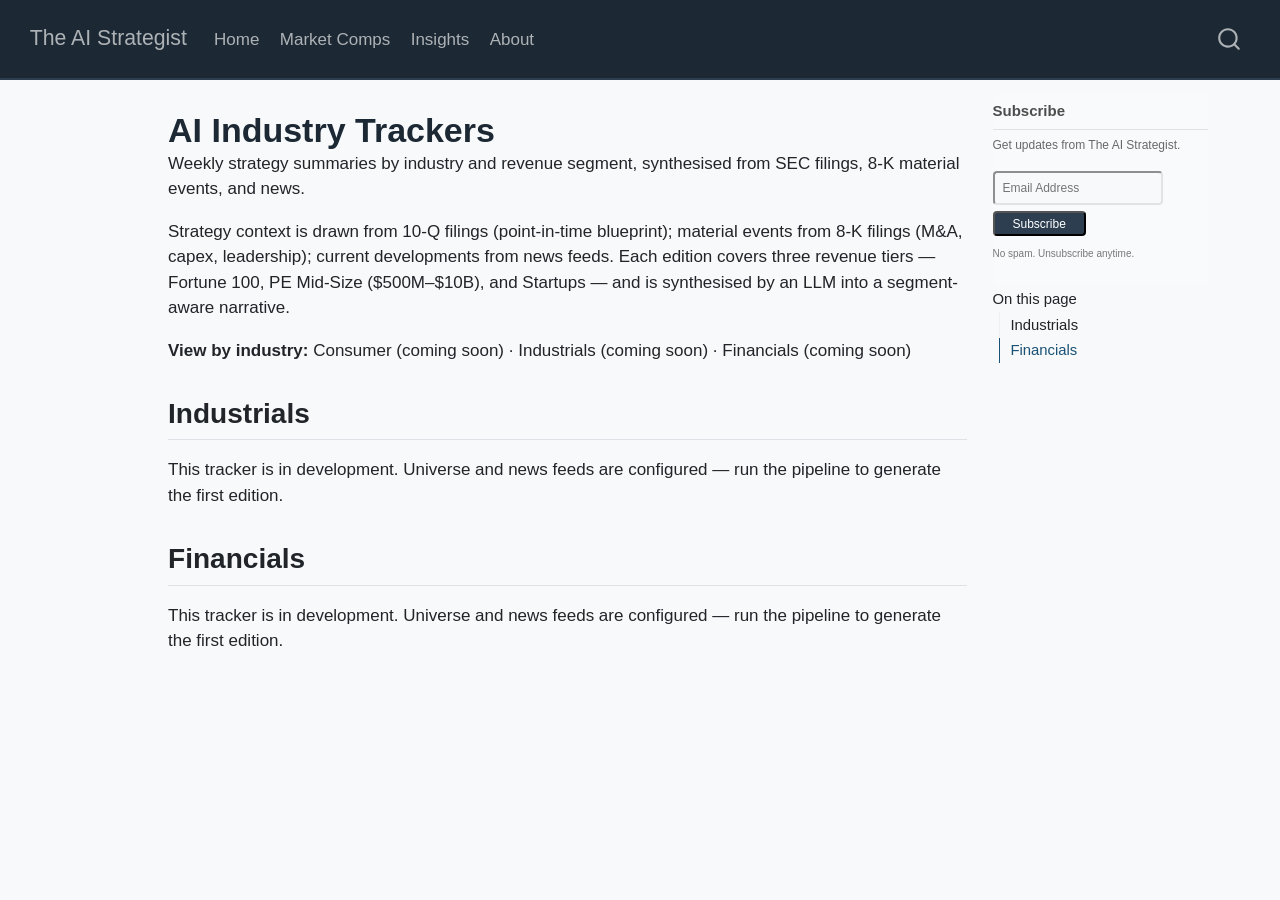
<file: docs/tracker-refreshes.html>
<!DOCTYPE html>
<html xmlns="http://www.w3.org/1999/xhtml" lang="en" xml:lang="en"><head>

<meta charset="utf-8">
<meta name="generator" content="quarto-1.8.27">

<meta name="viewport" content="width=device-width, initial-scale=1.0, user-scalable=yes">

<meta name="description" content="Weekly strategy summaries by industry and revenue segment, synthesised from SEC filings, 8-K material events, and news.">

<title>AI Industry Trackers – The AI Strategist</title>
<style>
code{white-space: pre-wrap;}
span.smallcaps{font-variant: small-caps;}
div.columns{display: flex; gap: min(4vw, 1.5em);}
div.column{flex: auto; overflow-x: auto;}
div.hanging-indent{margin-left: 1.5em; text-indent: -1.5em;}
ul.task-list{list-style: none;}
ul.task-list li input[type="checkbox"] {
  width: 0.8em;
  margin: 0 0.8em 0.2em -1em; /* quarto-specific, see https://github.com/quarto-dev/quarto-cli/issues/4556 */ 
  vertical-align: middle;
}
</style>


<script src="site_libs/quarto-nav/quarto-nav.js"></script>
<script src="site_libs/quarto-nav/headroom.min.js"></script>
<script src="site_libs/clipboard/clipboard.min.js"></script>
<script src="site_libs/quarto-search/autocomplete.umd.js"></script>
<script src="site_libs/quarto-search/fuse.min.js"></script>
<script src="site_libs/quarto-search/quarto-search.js"></script>
<meta name="quarto:offset" content="./">
<script src="site_libs/quarto-html/quarto.js" type="module"></script>
<script src="site_libs/quarto-html/tabsets/tabsets.js" type="module"></script>
<script src="site_libs/quarto-html/axe/axe-check.js" type="module"></script>
<script src="site_libs/quarto-html/popper.min.js"></script>
<script src="site_libs/quarto-html/tippy.umd.min.js"></script>
<script src="site_libs/quarto-html/anchor.min.js"></script>
<link href="site_libs/quarto-html/tippy.css" rel="stylesheet">
<link href="site_libs/quarto-html/quarto-syntax-highlighting-ed96de9b727972fe78a7b5d16c58bf87.css" rel="stylesheet" id="quarto-text-highlighting-styles">
<script src="site_libs/bootstrap/bootstrap.min.js"></script>
<link href="site_libs/bootstrap/bootstrap-icons.css" rel="stylesheet">
<link href="site_libs/bootstrap/bootstrap-03c4dc40ea07c5def0a2ee646b48eb49.min.css" rel="stylesheet" append-hash="true" id="quarto-bootstrap" data-mode="light">
<script id="quarto-search-options" type="application/json">{
  "location": "navbar",
  "copy-button": false,
  "collapse-after": 3,
  "panel-placement": "end",
  "type": "overlay",
  "limit": 50,
  "keyboard-shortcut": [
    "f",
    "/",
    "s"
  ],
  "show-item-context": false,
  "language": {
    "search-no-results-text": "No results",
    "search-matching-documents-text": "matching documents",
    "search-copy-link-title": "Copy link to search",
    "search-hide-matches-text": "Hide additional matches",
    "search-more-match-text": "more match in this document",
    "search-more-matches-text": "more matches in this document",
    "search-clear-button-title": "Clear",
    "search-text-placeholder": "",
    "search-detached-cancel-button-title": "Cancel",
    "search-submit-button-title": "Submit",
    "search-label": "Search"
  }
}</script>


</head>

<body class="nav-fixed quarto-light">

<div id="quarto-search-results"></div>
  <header id="quarto-header" class="headroom fixed-top">
    <nav class="navbar navbar-expand-lg " data-bs-theme="dark">
      <div class="navbar-container container-fluid">
      <div class="navbar-brand-container mx-auto">
    <a class="navbar-brand" href="./index.html">
    <span class="navbar-title">The AI Strategist</span>
    </a>
  </div>
            <div id="quarto-search" class="" title="Search"></div>
          <button class="navbar-toggler" type="button" data-bs-toggle="collapse" data-bs-target="#navbarCollapse" aria-controls="navbarCollapse" role="menu" aria-expanded="false" aria-label="Toggle navigation" onclick="if (window.quartoToggleHeadroom) { window.quartoToggleHeadroom(); }">
  <span class="navbar-toggler-icon"></span>
</button>
          <div class="collapse navbar-collapse" id="navbarCollapse">
            <ul class="navbar-nav navbar-nav-scroll me-auto">
  <li class="nav-item">
    <a class="nav-link" href="./index.html"> 
<span class="menu-text">Home</span></a>
  </li>  
  <li class="nav-item">
    <a class="nav-link" href="./comparables.html"> 
<span class="menu-text">Market Comps</span></a>
  </li>  
  <li class="nav-item">
    <a class="nav-link" href="./blog.html"> 
<span class="menu-text">Insights</span></a>
  </li>  
  <li class="nav-item">
    <a class="nav-link" href="./about.html"> 
<span class="menu-text">About</span></a>
  </li>  
</ul>
          </div> <!-- /navcollapse -->
            <div class="quarto-navbar-tools">
</div>
      </div> <!-- /container-fluid -->
    </nav>
</header>
<!-- content -->
<div id="quarto-content" class="quarto-container page-columns page-rows-contents page-layout-article page-navbar">
<!-- sidebar -->
<!-- margin-sidebar -->
    <div id="quarto-margin-sidebar" class="sidebar margin-sidebar"><div class="quarto-margin-header"><div class="margin-header-item">
<style>
.subscribe-sidebar {
  font-size: 13px;
  max-width: 220px;
}
.subscribe-sidebar .formkit-form {
  border: none !important;
  max-width: 220px !important;
}
.subscribe-sidebar .formkit-form [data-style="minimal"] {
  padding: 8px 0 !important;
}
.subscribe-sidebar .formkit-header h2 {
  font-size: 15px !important;
  margin: 0 0 6px 0 !important;
  text-align: left !important;
}
.subscribe-sidebar .formkit-subheader {
  font-size: 12px !important;
  margin: 0 0 10px 0 !important;
  text-align: left !important;
}
.subscribe-sidebar .formkit-subheader p {
  margin: 0 !important;
}
.subscribe-sidebar .formkit-header {
  margin: 0 0 6px 0 !important;
  text-align: left !important;
}
.subscribe-sidebar .formkit-fields {
  margin: 8px 0 0 0 !important;
}
.subscribe-sidebar .formkit-field,
.subscribe-sidebar .formkit-submit {
  margin: 0 0 6px 0 !important;
}
.subscribe-sidebar .formkit-input {
  font-size: 12px !important;
  padding: 6px 8px !important;
}
.subscribe-sidebar .formkit-submit span {
  padding: 6px 12px !important;
  font-size: 12px !important;
}
.subscribe-sidebar .formkit-guarantee {
  font-size: 10px !important;
  margin: 4px 0 0 0 !important;
  text-align: left !important;
}
.subscribe-sidebar .formkit-powered-by-convertkit-container {
  display: none !important;
}
</style>

<div class="subscribe-sidebar">
<script src="https://f.convertkit.com/ckjs/ck.5.js"></script>
<form action="https://app.kit.com/forms/9126084/subscriptions" class="seva-form formkit-form" method="post" data-sv-form="9126084" data-uid="f09683a55b" data-format="inline" data-version="5" data-options="{&quot;settings&quot;:{&quot;after_subscribe&quot;:{&quot;action&quot;:&quot;message&quot;,&quot;success_message&quot;:&quot;Success! Now check your email to confirm your subscription.&quot;,&quot;redirect_url&quot;:&quot;&quot;},&quot;analytics&quot;:{&quot;google&quot;:null,&quot;fathom&quot;:null,&quot;facebook&quot;:null,&quot;segment&quot;:null,&quot;pinterest&quot;:null,&quot;sparkloop&quot;:null,&quot;googletagmanager&quot;:null},&quot;modal&quot;:{&quot;trigger&quot;:&quot;timer&quot;,&quot;scroll_percentage&quot;:null,&quot;timer&quot;:5,&quot;devices&quot;:&quot;all&quot;,&quot;show_once_every&quot;:15},&quot;powered_by&quot;:{&quot;show&quot;:false,&quot;url&quot;:&quot;&quot;},&quot;recaptcha&quot;:{&quot;enabled&quot;:false},&quot;return_visitor&quot;:{&quot;action&quot;:&quot;show&quot;,&quot;custom_content&quot;:&quot;&quot;},&quot;sticky_bar&quot;:{&quot;display_in&quot;:&quot;top&quot;,&quot;trigger&quot;:&quot;timer&quot;,&quot;scroll_percentage&quot;:null,&quot;timer&quot;:5,&quot;devices&quot;:&quot;all&quot;,&quot;show_once_every&quot;:15}},&quot;version&quot;:&quot;5&quot;}" style="background-color: rgb(249, 250, 251); border-radius: 4px;">
<div data-style="minimal">
<div class="formkit-header" data-element="header" style="color: rgb(77, 77, 77); font-size: 15px; font-weight: 700;"><h2>Subscribe</h2></div>
<div class="formkit-subheader" data-element="subheader" style="color: rgb(104, 104, 104); font-size: 12px;"><p>Get updates from The AI Strategist.</p></div>
<ul class="formkit-alert formkit-alert-error" data-element="errors" data-group="alert"></ul>
<div data-element="fields" data-stacked="true" class="seva-fields formkit-fields">
<div class="formkit-field"><input class="formkit-input" name="email_address" aria-label="Email Address" placeholder="Email Address" required="" type="email" style="color: rgb(0, 0, 0); border-color: rgb(227, 227, 227); border-radius: 4px; font-weight: 400;"></div>
<button data-element="submit" class="formkit-submit formkit-submit" style="color: rgb(255, 255, 255); background-color: rgb(44, 62, 80); border-radius: 4px; font-weight: 400;"><div class="formkit-spinner"><div></div><div></div><div></div></div><span>Subscribe</span></button>
</div>
<div class="formkit-guarantee" data-element="guarantee" style="color: rgb(120, 120, 120); font-size: 10px; font-weight: 400;"><p>No spam. Unsubscribe anytime.</p></div>
</div>
</form>
</div>

</div></div>
        <nav id="TOC" role="doc-toc" class="toc-active">
    <h2 id="toc-title">On this page</h2>
   
  <ul>
  <li><a href="#industrials" id="toc-industrials" class="nav-link active" data-scroll-target="#industrials">Industrials</a></li>
  <li><a href="#financials" id="toc-financials" class="nav-link" data-scroll-target="#financials">Financials</a></li>
  </ul>
</nav>
    </div>
<!-- main -->
<main class="content" id="quarto-document-content">

<header id="title-block-header" class="quarto-title-block default">
<div class="quarto-title">
<h1 class="title">AI Industry Trackers</h1>
</div>

<div>
  <div class="description">
    Weekly strategy summaries by industry and revenue segment, synthesised from SEC filings, 8-K material events, and news.
  </div>
</div>


<div class="quarto-title-meta">

    
  
    
  </div>
  


</header>


<p>Strategy context is drawn from 10-Q filings (point-in-time blueprint); material events from 8-K filings (M&amp;A, capex, leadership); current developments from news feeds. Each edition covers three revenue tiers — Fortune 100, PE Mid-Size ($500M–$10B), and Startups — and is synthesised by an LLM into a segment-aware narrative.</p>
<p><strong>View by industry:</strong> Consumer (coming soon) · Industrials (coming soon) · Financials (coming soon)</p>
<section id="industrials" class="level2">
<h2 class="anchored" data-anchor-id="industrials">Industrials</h2>
<p>This tracker is in development. Universe and news feeds are configured — run the pipeline to generate the first edition.</p>
</section>
<section id="financials" class="level2">
<h2 class="anchored" data-anchor-id="financials">Financials</h2>
<p>This tracker is in development. Universe and news feeds are configured — run the pipeline to generate the first edition.</p>


</section>

</main> <!-- /main -->
<script id="quarto-html-after-body" type="application/javascript">
  window.document.addEventListener("DOMContentLoaded", function (event) {
    const icon = "";
    const anchorJS = new window.AnchorJS();
    anchorJS.options = {
      placement: 'right',
      icon: icon
    };
    anchorJS.add('.anchored');
    const isCodeAnnotation = (el) => {
      for (const clz of el.classList) {
        if (clz.startsWith('code-annotation-')) {                     
          return true;
        }
      }
      return false;
    }
    const onCopySuccess = function(e) {
      // button target
      const button = e.trigger;
      // don't keep focus
      button.blur();
      // flash "checked"
      button.classList.add('code-copy-button-checked');
      var currentTitle = button.getAttribute("title");
      button.setAttribute("title", "Copied!");
      let tooltip;
      if (window.bootstrap) {
        button.setAttribute("data-bs-toggle", "tooltip");
        button.setAttribute("data-bs-placement", "left");
        button.setAttribute("data-bs-title", "Copied!");
        tooltip = new bootstrap.Tooltip(button, 
          { trigger: "manual", 
            customClass: "code-copy-button-tooltip",
            offset: [0, -8]});
        tooltip.show();    
      }
      setTimeout(function() {
        if (tooltip) {
          tooltip.hide();
          button.removeAttribute("data-bs-title");
          button.removeAttribute("data-bs-toggle");
          button.removeAttribute("data-bs-placement");
        }
        button.setAttribute("title", currentTitle);
        button.classList.remove('code-copy-button-checked');
      }, 1000);
      // clear code selection
      e.clearSelection();
    }
    const getTextToCopy = function(trigger) {
      const outerScaffold = trigger.parentElement.cloneNode(true);
      const codeEl = outerScaffold.querySelector('code');
      for (const childEl of codeEl.children) {
        if (isCodeAnnotation(childEl)) {
          childEl.remove();
        }
      }
      return codeEl.innerText;
    }
    const clipboard = new window.ClipboardJS('.code-copy-button:not([data-in-quarto-modal])', {
      text: getTextToCopy
    });
    clipboard.on('success', onCopySuccess);
    if (window.document.getElementById('quarto-embedded-source-code-modal')) {
      const clipboardModal = new window.ClipboardJS('.code-copy-button[data-in-quarto-modal]', {
        text: getTextToCopy,
        container: window.document.getElementById('quarto-embedded-source-code-modal')
      });
      clipboardModal.on('success', onCopySuccess);
    }
      var localhostRegex = new RegExp(/^(?:http|https):\/\/localhost\:?[0-9]*\//);
      var mailtoRegex = new RegExp(/^mailto:/);
        var filterRegex = new RegExp('/' + window.location.host + '/');
      var isInternal = (href) => {
          return filterRegex.test(href) || localhostRegex.test(href) || mailtoRegex.test(href);
      }
      // Inspect non-navigation links and adorn them if external
     var links = window.document.querySelectorAll('a[href]:not(.nav-link):not(.navbar-brand):not(.toc-action):not(.sidebar-link):not(.sidebar-item-toggle):not(.pagination-link):not(.no-external):not([aria-hidden]):not(.dropdown-item):not(.quarto-navigation-tool):not(.about-link)');
      for (var i=0; i<links.length; i++) {
        const link = links[i];
        if (!isInternal(link.href)) {
          // undo the damage that might have been done by quarto-nav.js in the case of
          // links that we want to consider external
          if (link.dataset.originalHref !== undefined) {
            link.href = link.dataset.originalHref;
          }
        }
      }
    function tippyHover(el, contentFn, onTriggerFn, onUntriggerFn) {
      const config = {
        allowHTML: true,
        maxWidth: 500,
        delay: 100,
        arrow: false,
        appendTo: function(el) {
            return el.parentElement;
        },
        interactive: true,
        interactiveBorder: 10,
        theme: 'quarto',
        placement: 'bottom-start',
      };
      if (contentFn) {
        config.content = contentFn;
      }
      if (onTriggerFn) {
        config.onTrigger = onTriggerFn;
      }
      if (onUntriggerFn) {
        config.onUntrigger = onUntriggerFn;
      }
      window.tippy(el, config); 
    }
    const noterefs = window.document.querySelectorAll('a[role="doc-noteref"]');
    for (var i=0; i<noterefs.length; i++) {
      const ref = noterefs[i];
      tippyHover(ref, function() {
        // use id or data attribute instead here
        let href = ref.getAttribute('data-footnote-href') || ref.getAttribute('href');
        try { href = new URL(href).hash; } catch {}
        const id = href.replace(/^#\/?/, "");
        const note = window.document.getElementById(id);
        if (note) {
          return note.innerHTML;
        } else {
          return "";
        }
      });
    }
    const xrefs = window.document.querySelectorAll('a.quarto-xref');
    const processXRef = (id, note) => {
      // Strip column container classes
      const stripColumnClz = (el) => {
        el.classList.remove("page-full", "page-columns");
        if (el.children) {
          for (const child of el.children) {
            stripColumnClz(child);
          }
        }
      }
      stripColumnClz(note)
      if (id === null || id.startsWith('sec-')) {
        // Special case sections, only their first couple elements
        const container = document.createElement("div");
        if (note.children && note.children.length > 2) {
          container.appendChild(note.children[0].cloneNode(true));
          for (let i = 1; i < note.children.length; i++) {
            const child = note.children[i];
            if (child.tagName === "P" && child.innerText === "") {
              continue;
            } else {
              container.appendChild(child.cloneNode(true));
              break;
            }
          }
          if (window.Quarto?.typesetMath) {
            window.Quarto.typesetMath(container);
          }
          return container.innerHTML
        } else {
          if (window.Quarto?.typesetMath) {
            window.Quarto.typesetMath(note);
          }
          return note.innerHTML;
        }
      } else {
        // Remove any anchor links if they are present
        const anchorLink = note.querySelector('a.anchorjs-link');
        if (anchorLink) {
          anchorLink.remove();
        }
        if (window.Quarto?.typesetMath) {
          window.Quarto.typesetMath(note);
        }
        if (note.classList.contains("callout")) {
          return note.outerHTML;
        } else {
          return note.innerHTML;
        }
      }
    }
    for (var i=0; i<xrefs.length; i++) {
      const xref = xrefs[i];
      tippyHover(xref, undefined, function(instance) {
        instance.disable();
        let url = xref.getAttribute('href');
        let hash = undefined; 
        if (url.startsWith('#')) {
          hash = url;
        } else {
          try { hash = new URL(url).hash; } catch {}
        }
        if (hash) {
          const id = hash.replace(/^#\/?/, "");
          const note = window.document.getElementById(id);
          if (note !== null) {
            try {
              const html = processXRef(id, note.cloneNode(true));
              instance.setContent(html);
            } finally {
              instance.enable();
              instance.show();
            }
          } else {
            // See if we can fetch this
            fetch(url.split('#')[0])
            .then(res => res.text())
            .then(html => {
              const parser = new DOMParser();
              const htmlDoc = parser.parseFromString(html, "text/html");
              const note = htmlDoc.getElementById(id);
              if (note !== null) {
                const html = processXRef(id, note);
                instance.setContent(html);
              } 
            }).finally(() => {
              instance.enable();
              instance.show();
            });
          }
        } else {
          // See if we can fetch a full url (with no hash to target)
          // This is a special case and we should probably do some content thinning / targeting
          fetch(url)
          .then(res => res.text())
          .then(html => {
            const parser = new DOMParser();
            const htmlDoc = parser.parseFromString(html, "text/html");
            const note = htmlDoc.querySelector('main.content');
            if (note !== null) {
              // This should only happen for chapter cross references
              // (since there is no id in the URL)
              // remove the first header
              if (note.children.length > 0 && note.children[0].tagName === "HEADER") {
                note.children[0].remove();
              }
              const html = processXRef(null, note);
              instance.setContent(html);
            } 
          }).finally(() => {
            instance.enable();
            instance.show();
          });
        }
      }, function(instance) {
      });
    }
        let selectedAnnoteEl;
        const selectorForAnnotation = ( cell, annotation) => {
          let cellAttr = 'data-code-cell="' + cell + '"';
          let lineAttr = 'data-code-annotation="' +  annotation + '"';
          const selector = 'span[' + cellAttr + '][' + lineAttr + ']';
          return selector;
        }
        const selectCodeLines = (annoteEl) => {
          const doc = window.document;
          const targetCell = annoteEl.getAttribute("data-target-cell");
          const targetAnnotation = annoteEl.getAttribute("data-target-annotation");
          const annoteSpan = window.document.querySelector(selectorForAnnotation(targetCell, targetAnnotation));
          const lines = annoteSpan.getAttribute("data-code-lines").split(",");
          const lineIds = lines.map((line) => {
            return targetCell + "-" + line;
          })
          let top = null;
          let height = null;
          let parent = null;
          if (lineIds.length > 0) {
              //compute the position of the single el (top and bottom and make a div)
              const el = window.document.getElementById(lineIds[0]);
              top = el.offsetTop;
              height = el.offsetHeight;
              parent = el.parentElement.parentElement;
            if (lineIds.length > 1) {
              const lastEl = window.document.getElementById(lineIds[lineIds.length - 1]);
              const bottom = lastEl.offsetTop + lastEl.offsetHeight;
              height = bottom - top;
            }
            if (top !== null && height !== null && parent !== null) {
              // cook up a div (if necessary) and position it 
              let div = window.document.getElementById("code-annotation-line-highlight");
              if (div === null) {
                div = window.document.createElement("div");
                div.setAttribute("id", "code-annotation-line-highlight");
                div.style.position = 'absolute';
                parent.appendChild(div);
              }
              div.style.top = top - 2 + "px";
              div.style.height = height + 4 + "px";
              div.style.left = 0;
              let gutterDiv = window.document.getElementById("code-annotation-line-highlight-gutter");
              if (gutterDiv === null) {
                gutterDiv = window.document.createElement("div");
                gutterDiv.setAttribute("id", "code-annotation-line-highlight-gutter");
                gutterDiv.style.position = 'absolute';
                const codeCell = window.document.getElementById(targetCell);
                const gutter = codeCell.querySelector('.code-annotation-gutter');
                gutter.appendChild(gutterDiv);
              }
              gutterDiv.style.top = top - 2 + "px";
              gutterDiv.style.height = height + 4 + "px";
            }
            selectedAnnoteEl = annoteEl;
          }
        };
        const unselectCodeLines = () => {
          const elementsIds = ["code-annotation-line-highlight", "code-annotation-line-highlight-gutter"];
          elementsIds.forEach((elId) => {
            const div = window.document.getElementById(elId);
            if (div) {
              div.remove();
            }
          });
          selectedAnnoteEl = undefined;
        };
          // Handle positioning of the toggle
      window.addEventListener(
        "resize",
        throttle(() => {
          elRect = undefined;
          if (selectedAnnoteEl) {
            selectCodeLines(selectedAnnoteEl);
          }
        }, 10)
      );
      function throttle(fn, ms) {
      let throttle = false;
      let timer;
        return (...args) => {
          if(!throttle) { // first call gets through
              fn.apply(this, args);
              throttle = true;
          } else { // all the others get throttled
              if(timer) clearTimeout(timer); // cancel #2
              timer = setTimeout(() => {
                fn.apply(this, args);
                timer = throttle = false;
              }, ms);
          }
        };
      }
        // Attach click handler to the DT
        const annoteDls = window.document.querySelectorAll('dt[data-target-cell]');
        for (const annoteDlNode of annoteDls) {
          annoteDlNode.addEventListener('click', (event) => {
            const clickedEl = event.target;
            if (clickedEl !== selectedAnnoteEl) {
              unselectCodeLines();
              const activeEl = window.document.querySelector('dt[data-target-cell].code-annotation-active');
              if (activeEl) {
                activeEl.classList.remove('code-annotation-active');
              }
              selectCodeLines(clickedEl);
              clickedEl.classList.add('code-annotation-active');
            } else {
              // Unselect the line
              unselectCodeLines();
              clickedEl.classList.remove('code-annotation-active');
            }
          });
        }
    const findCites = (el) => {
      const parentEl = el.parentElement;
      if (parentEl) {
        const cites = parentEl.dataset.cites;
        if (cites) {
          return {
            el,
            cites: cites.split(' ')
          };
        } else {
          return findCites(el.parentElement)
        }
      } else {
        return undefined;
      }
    };
    var bibliorefs = window.document.querySelectorAll('a[role="doc-biblioref"]');
    for (var i=0; i<bibliorefs.length; i++) {
      const ref = bibliorefs[i];
      const citeInfo = findCites(ref);
      if (citeInfo) {
        tippyHover(citeInfo.el, function() {
          var popup = window.document.createElement('div');
          citeInfo.cites.forEach(function(cite) {
            var citeDiv = window.document.createElement('div');
            citeDiv.classList.add('hanging-indent');
            citeDiv.classList.add('csl-entry');
            var biblioDiv = window.document.getElementById('ref-' + cite);
            if (biblioDiv) {
              citeDiv.innerHTML = biblioDiv.innerHTML;
            }
            popup.appendChild(citeDiv);
          });
          return popup.innerHTML;
        });
      }
    }
  });
  </script>
</div> <!-- /content -->




</body></html>
</file>
<file: docs/site_libs/quarto-html/tippy.css>
.tippy-box[data-animation=fade][data-state=hidden]{opacity:0}[data-tippy-root]{max-width:calc(100vw - 10px)}.tippy-box{position:relative;background-color:#333;color:#fff;border-radius:4px;font-size:14px;line-height:1.4;white-space:normal;outline:0;transition-property:transform,visibility,opacity}.tippy-box[data-placement^=top]>.tippy-arrow{bottom:0}.tippy-box[data-placement^=top]>.tippy-arrow:before{bottom:-7px;left:0;border-width:8px 8px 0;border-top-color:initial;transform-origin:center top}.tippy-box[data-placement^=bottom]>.tippy-arrow{top:0}.tippy-box[data-placement^=bottom]>.tippy-arrow:before{top:-7px;left:0;border-width:0 8px 8px;border-bottom-color:initial;transform-origin:center bottom}.tippy-box[data-placement^=left]>.tippy-arrow{right:0}.tippy-box[data-placement^=left]>.tippy-arrow:before{border-width:8px 0 8px 8px;border-left-color:initial;right:-7px;transform-origin:center left}.tippy-box[data-placement^=right]>.tippy-arrow{left:0}.tippy-box[data-placement^=right]>.tippy-arrow:before{left:-7px;border-width:8px 8px 8px 0;border-right-color:initial;transform-origin:center right}.tippy-box[data-inertia][data-state=visible]{transition-timing-function:cubic-bezier(.54,1.5,.38,1.11)}.tippy-arrow{width:16px;height:16px;color:#333}.tippy-arrow:before{content:"";position:absolute;border-color:transparent;border-style:solid}.tippy-content{position:relative;padding:5px 9px;z-index:1}
</file>
<file: docs/site_libs/quarto-html/quarto-syntax-highlighting-ed96de9b727972fe78a7b5d16c58bf87.css>
/* quarto syntax highlight colors */
:root {
  --quarto-hl-ot-color: #003B4F;
  --quarto-hl-at-color: #657422;
  --quarto-hl-ss-color: #20794D;
  --quarto-hl-an-color: #5E5E5E;
  --quarto-hl-fu-color: #4758AB;
  --quarto-hl-st-color: #20794D;
  --quarto-hl-cf-color: #003B4F;
  --quarto-hl-op-color: #5E5E5E;
  --quarto-hl-er-color: #AD0000;
  --quarto-hl-bn-color: #AD0000;
  --quarto-hl-al-color: #AD0000;
  --quarto-hl-va-color: #111111;
  --quarto-hl-bu-color: inherit;
  --quarto-hl-ex-color: inherit;
  --quarto-hl-pp-color: #AD0000;
  --quarto-hl-in-color: #5E5E5E;
  --quarto-hl-vs-color: #20794D;
  --quarto-hl-wa-color: #5E5E5E;
  --quarto-hl-do-color: #5E5E5E;
  --quarto-hl-im-color: #00769E;
  --quarto-hl-ch-color: #20794D;
  --quarto-hl-dt-color: #AD0000;
  --quarto-hl-fl-color: #AD0000;
  --quarto-hl-co-color: #5E5E5E;
  --quarto-hl-cv-color: #5E5E5E;
  --quarto-hl-cn-color: #8f5902;
  --quarto-hl-sc-color: #5E5E5E;
  --quarto-hl-dv-color: #AD0000;
  --quarto-hl-kw-color: #003B4F;
}

/* other quarto variables */
:root {
  --quarto-font-monospace: SFMono-Regular, Menlo, Monaco, Consolas, "Liberation Mono", "Courier New", monospace;
}

/* syntax highlight based on Pandoc's rules */
pre > code.sourceCode > span {
  color: #003B4F;
}

code.sourceCode > span {
  color: #003B4F;
}

div.sourceCode,
div.sourceCode pre.sourceCode {
  color: #003B4F;
}

/* Normal */
code span {
  color: #003B4F;
}

/* Alert */
code span.al {
  color: #AD0000;
  font-style: inherit;
}

/* Annotation */
code span.an {
  color: #5E5E5E;
  font-style: inherit;
}

/* Attribute */
code span.at {
  color: #657422;
  font-style: inherit;
}

/* BaseN */
code span.bn {
  color: #AD0000;
  font-style: inherit;
}

/* BuiltIn */
code span.bu {
  font-style: inherit;
}

/* ControlFlow */
code span.cf {
  color: #003B4F;
  font-weight: bold;
  font-style: inherit;
}

/* Char */
code span.ch {
  color: #20794D;
  font-style: inherit;
}

/* Constant */
code span.cn {
  color: #8f5902;
  font-style: inherit;
}

/* Comment */
code span.co {
  color: #5E5E5E;
  font-style: inherit;
}

/* CommentVar */
code span.cv {
  color: #5E5E5E;
  font-style: italic;
}

/* Documentation */
code span.do {
  color: #5E5E5E;
  font-style: italic;
}

/* DataType */
code span.dt {
  color: #AD0000;
  font-style: inherit;
}

/* DecVal */
code span.dv {
  color: #AD0000;
  font-style: inherit;
}

/* Error */
code span.er {
  color: #AD0000;
  font-style: inherit;
}

/* Extension */
code span.ex {
  font-style: inherit;
}

/* Float */
code span.fl {
  color: #AD0000;
  font-style: inherit;
}

/* Function */
code span.fu {
  color: #4758AB;
  font-style: inherit;
}

/* Import */
code span.im {
  color: #00769E;
  font-style: inherit;
}

/* Information */
code span.in {
  color: #5E5E5E;
  font-style: inherit;
}

/* Keyword */
code span.kw {
  color: #003B4F;
  font-weight: bold;
  font-style: inherit;
}

/* Operator */
code span.op {
  color: #5E5E5E;
  font-style: inherit;
}

/* Other */
code span.ot {
  color: #003B4F;
  font-style: inherit;
}

/* Preprocessor */
code span.pp {
  color: #AD0000;
  font-style: inherit;
}

/* SpecialChar */
code span.sc {
  color: #5E5E5E;
  font-style: inherit;
}

/* SpecialString */
code span.ss {
  color: #20794D;
  font-style: inherit;
}

/* String */
code span.st {
  color: #20794D;
  font-style: inherit;
}

/* Variable */
code span.va {
  color: #111111;
  font-style: inherit;
}

/* VerbatimString */
code span.vs {
  color: #20794D;
  font-style: inherit;
}

/* Warning */
code span.wa {
  color: #5E5E5E;
  font-style: italic;
}

.prevent-inlining {
  content: "</";
}

/*# sourceMappingURL=0920dd6d7437995b8cdf7429764427b1.css.map */
</file>
